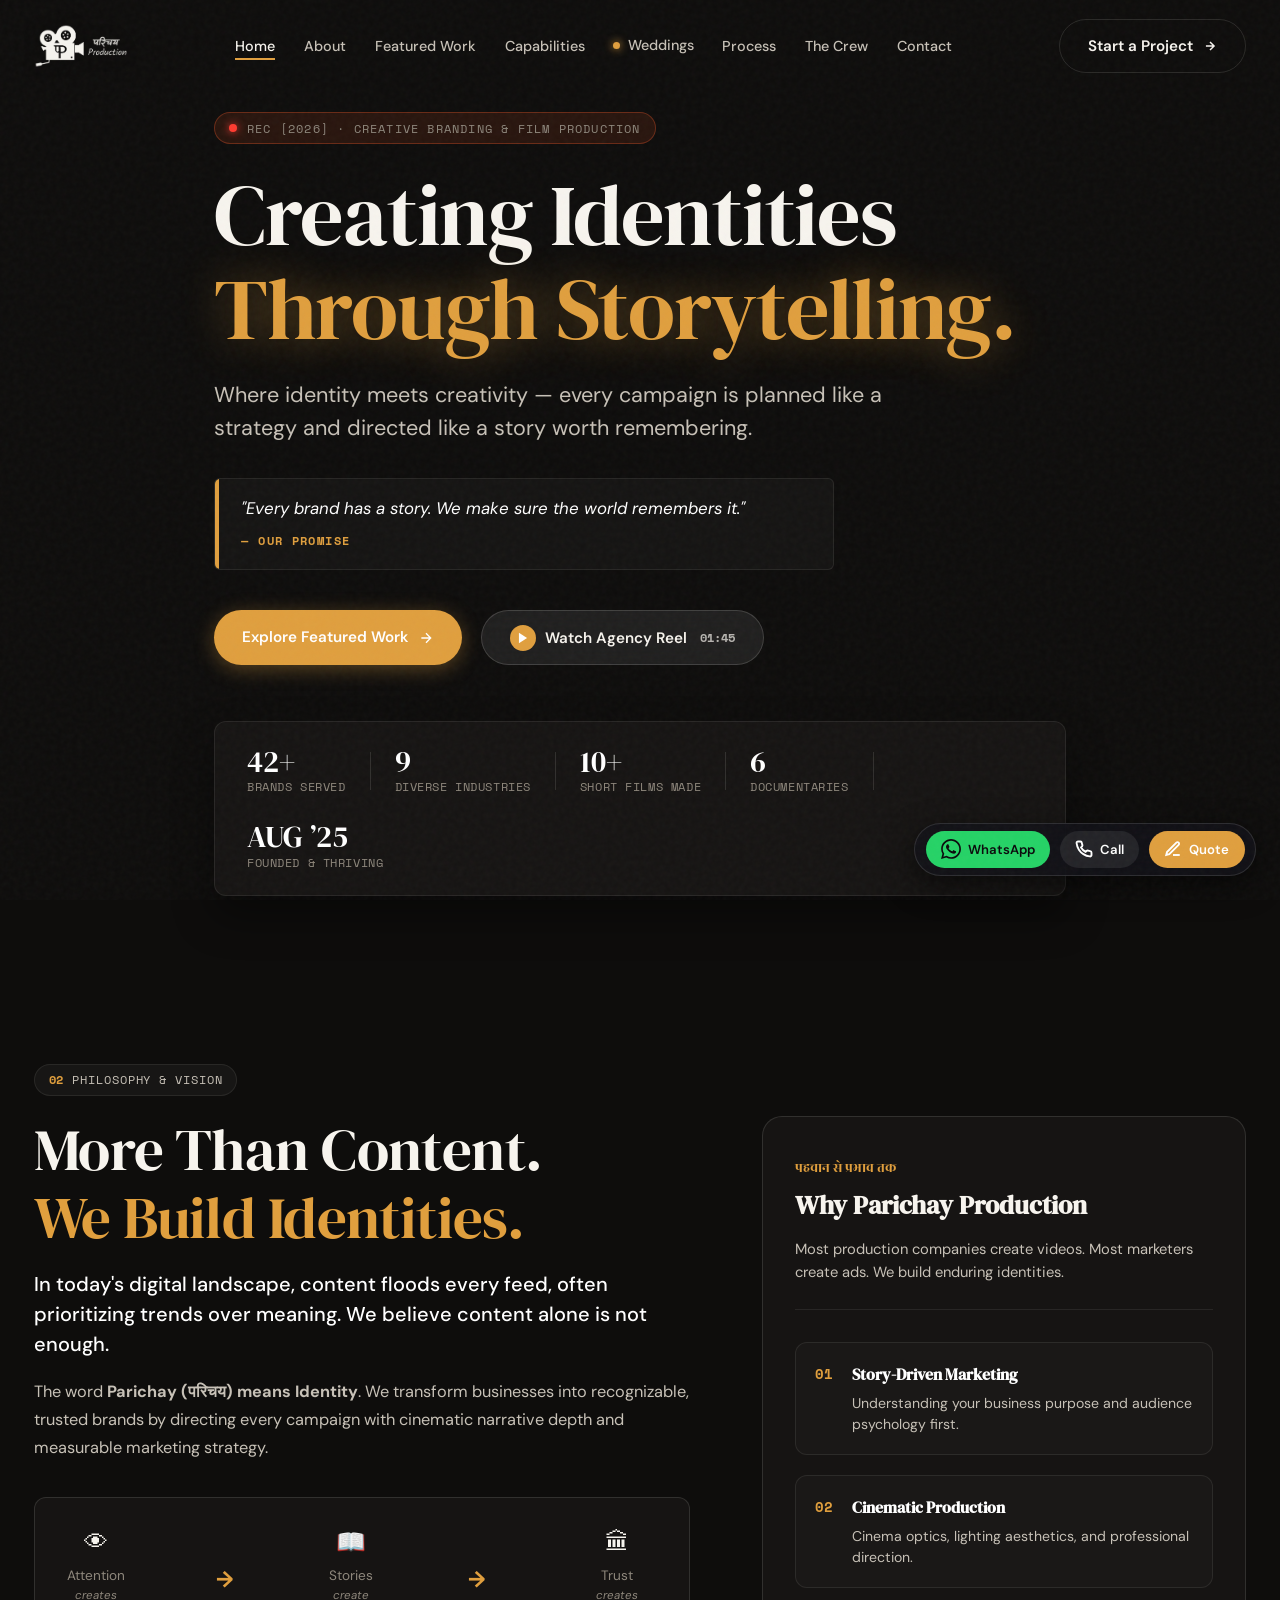
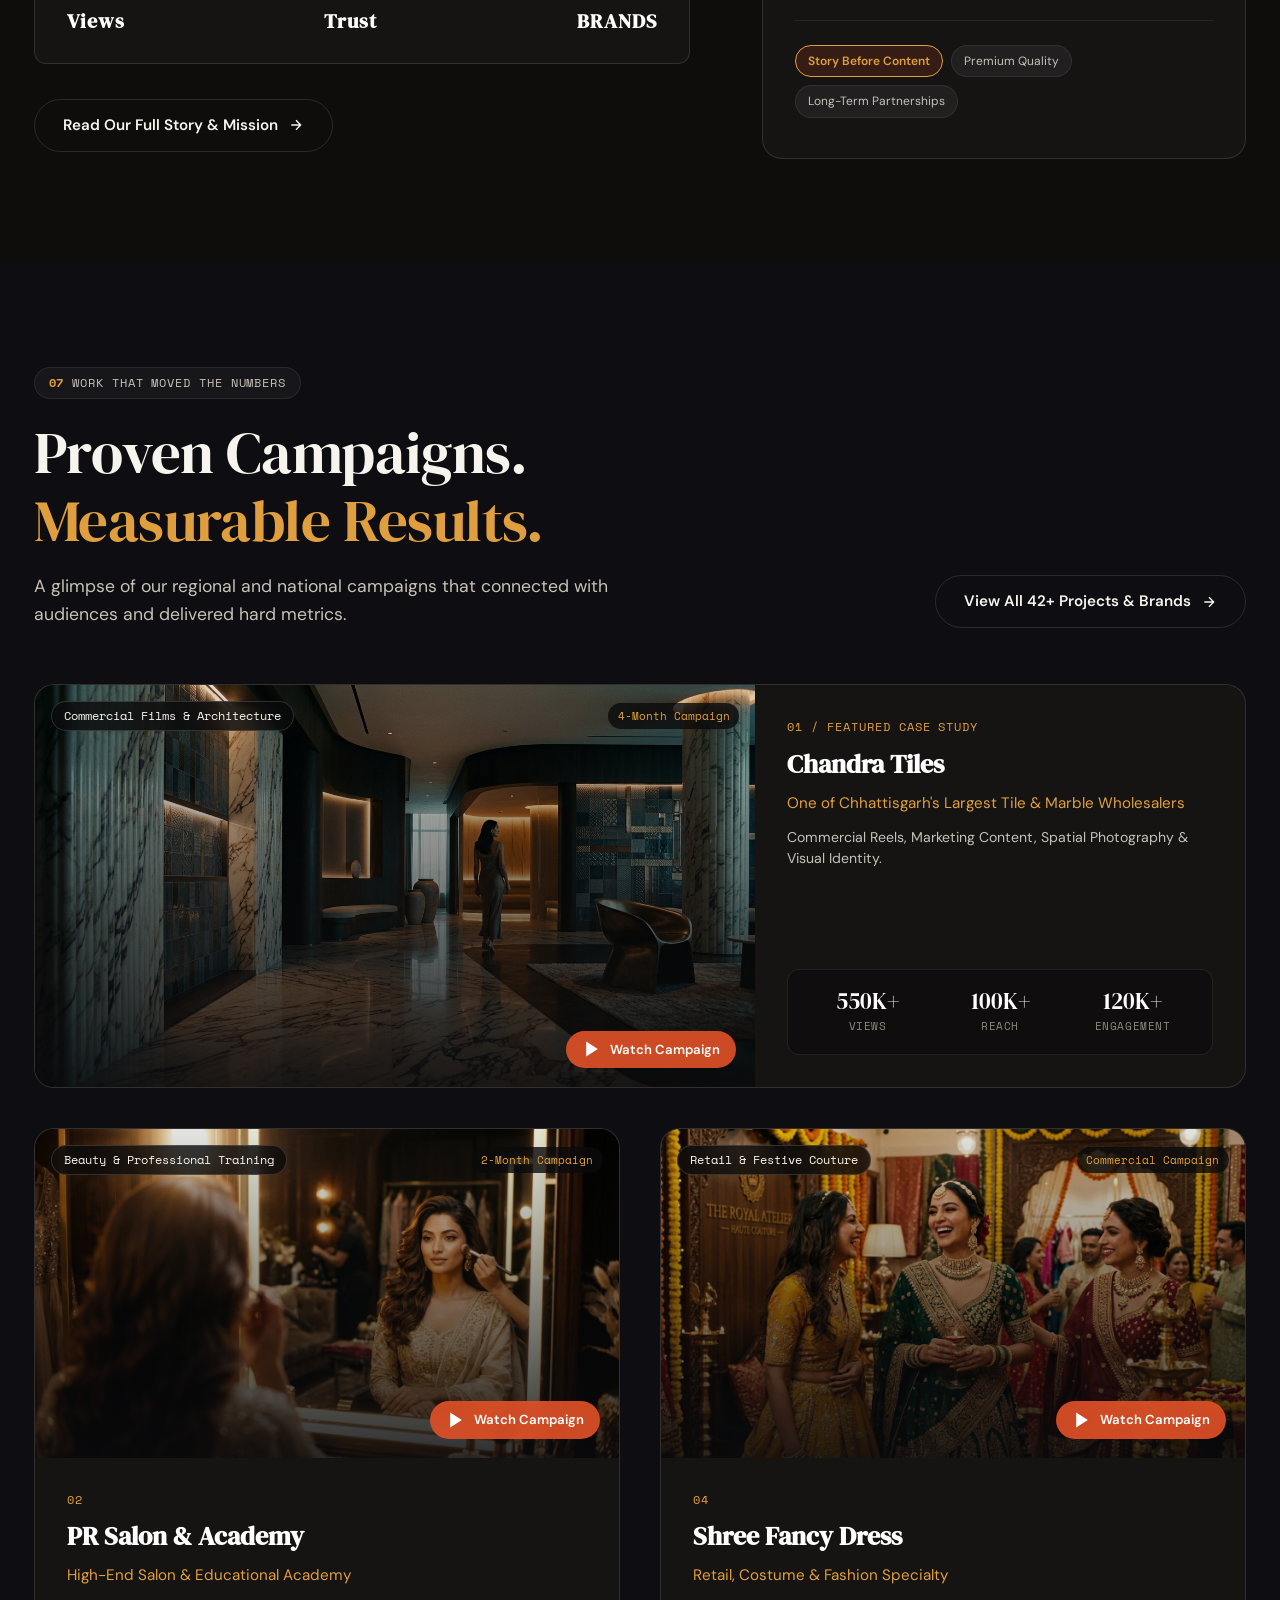
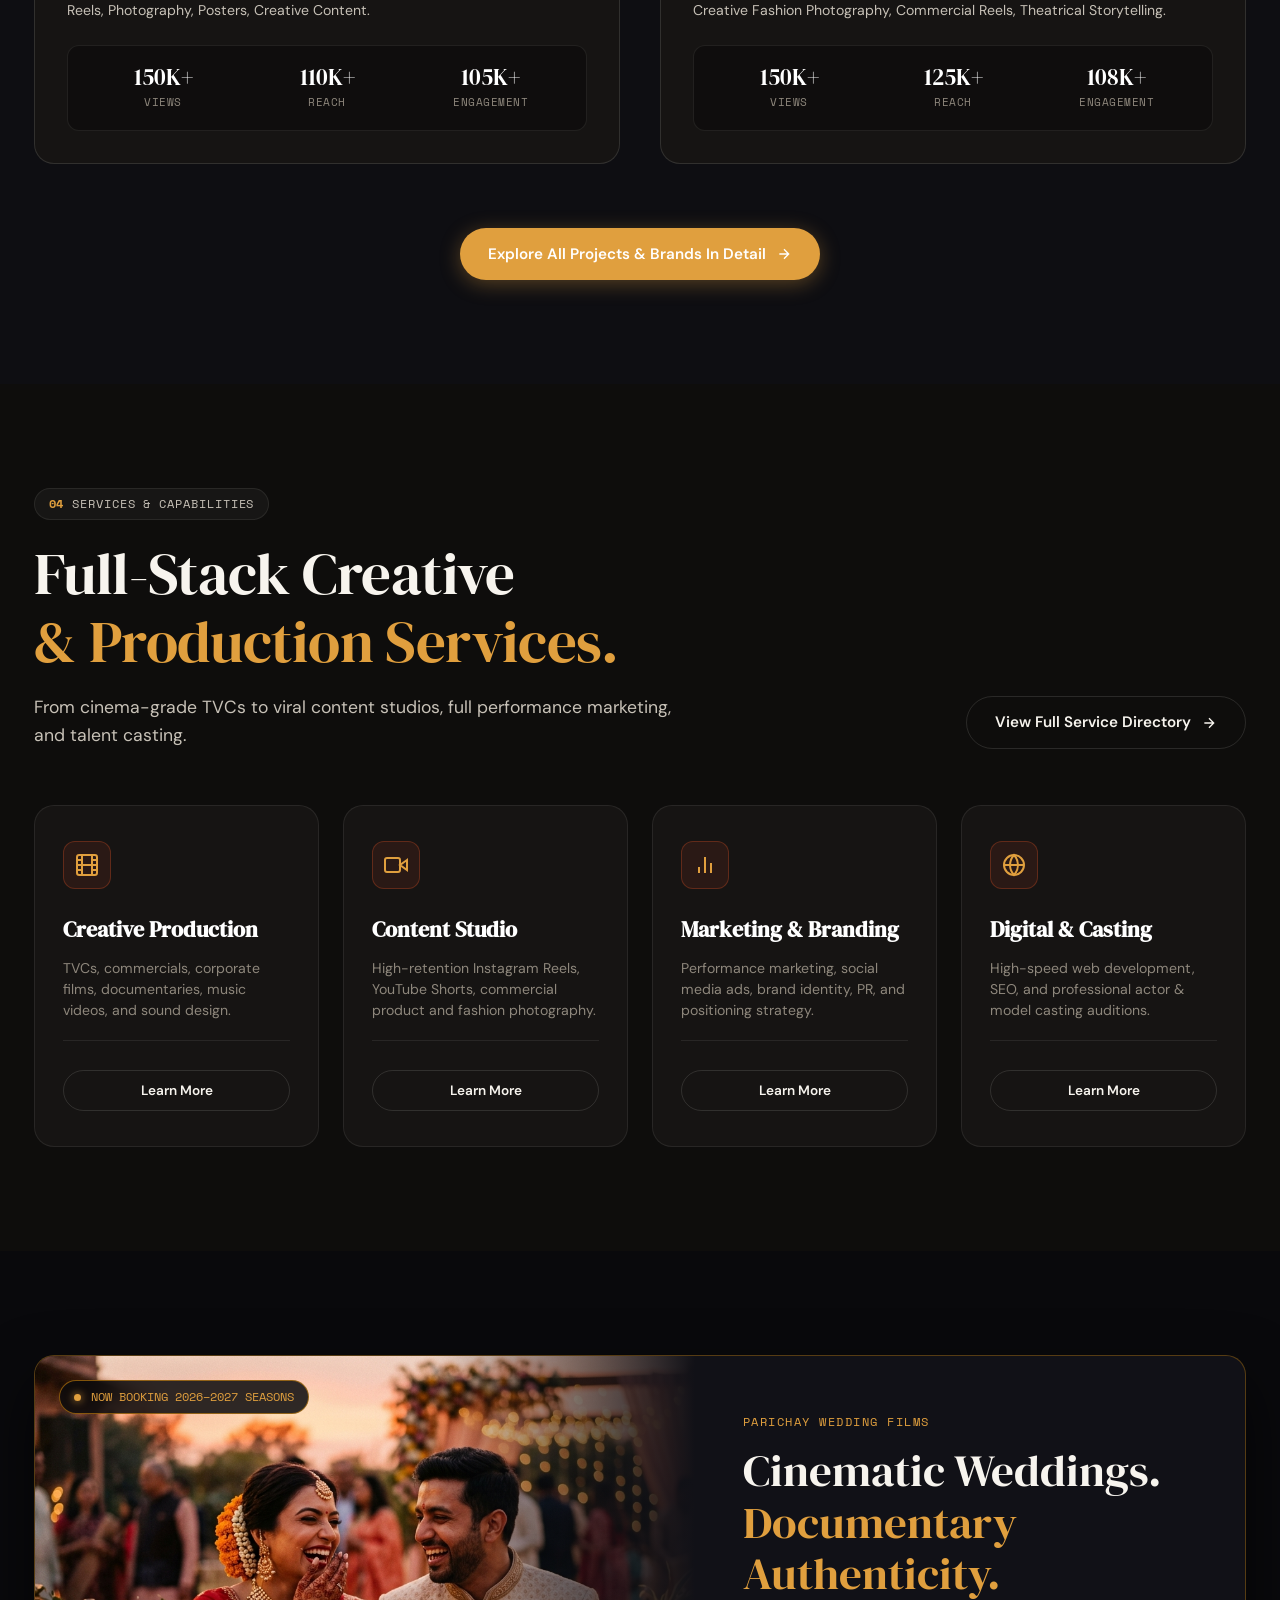
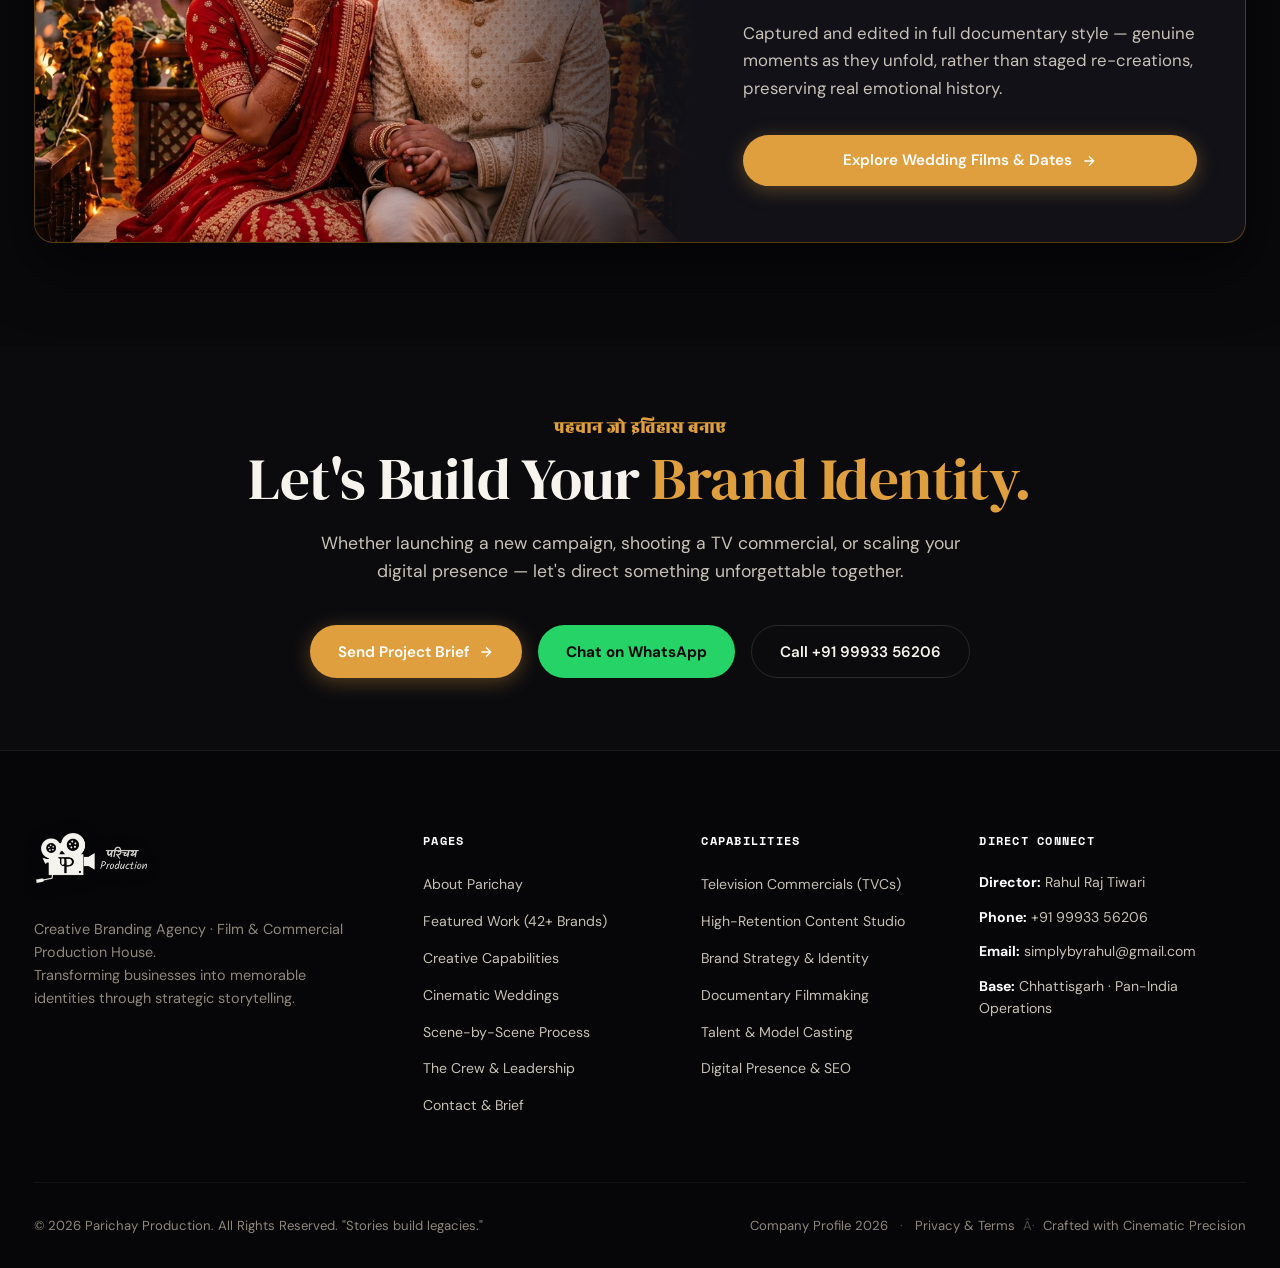
<file: index.html>
﻿<!DOCTYPE html>
<html lang="en">
<head>
  <meta charset="UTF-8">
  <meta name="viewport" content="width=device-width, initial-scale=1.0">
  
  <!-- SEO & Primary Meta Tags -->
  <title>Parichay Production | Creative Branding Agency & Film Production House</title>
  <meta name="title" content="Parichay Production | Creative Branding Agency & Film Production House">
  <meta name="description" content="Parichay Production (परिचय) — Creating identities through storytelling. Commercial films, TVCs, documentary weddings, viral content studio, and strategic brand positioning.">
  <meta name="keywords" content="Parichay Production, Film Production House, Creative Branding Agency, TVCs, Commercial Ads, Documentary Wedding Films, Video Marketing, Chhattisgarh, Raipur, India">
  <meta name="author" content="Parichay Production">
  <link rel="canonical" href="https://parichayproduction.com">

  <!-- Open Graph / Social -->
  <meta property="og:type" content="website">
  <meta property="og:url" content="https://parichayproduction.com">
  <meta property="og:title" content="Parichay Production — Creating Identities Through Storytelling">
  <meta property="og:description" content="Most companies make videos. We build identities. 42+ brands served, 10+ short films produced, 550K+ project reach.">
  <meta property="og:image" content="assets/images/hero_cinema.jpg">

  <!-- Favicon -->
  <link rel="icon" type="image/svg+xml" href="assets/images/favicon.svg">
  <link rel="icon" type="image/png" sizes="64x64" href="assets/images/favicon.png">
  <link rel="apple-touch-icon" href="assets/images/favicon.png">
  <link rel="manifest" href="site.webmanifest">

  <!-- Google Fonts: Syne + Plus Jakarta Sans + Space Mono -->
  <link rel="preconnect" href="https://fonts.googleapis.com">
  <link rel="preconnect" href="https://fonts.gstatic.com" crossorigin>
  <link href="https://fonts.googleapis.com/css2?family=DM+Sans:ital,opsz,wght@0,9..40,300..800;1,9..40,300..800&family=DM+Serif+Display:ital@0;1&family=Rozha+One&family=Space+Mono:ital,wght@0,400;0,700;1,400&display=swap" rel="stylesheet">

  <!-- Stylesheet -->
  <link rel="stylesheet" href="styles.css">

  <!-- JSON-LD Structured Data -->
  <script type="application/ld+json">
  {
    "@context": "https://schema.org",
    "@type": "ProfessionalService",
    "name": "Parichay Production",
    "alternateName": "परिचय प्रोडक्शन",
    "logo": "https://parichayproduction.com/assets/images/logo_white.png",
    "description": "Creative Branding Agency · Film & Commercial Production House. Creating identities through storytelling.",
    "founder": {
      "@type": "Person",
      "name": "Rahul Raj Tiwari",
      "jobTitle": "Founder & Director"
    },
    "telephone": "+919993356206",
    "email": "simplybyrahul@gmail.com",
    "foundingDate": "2025-08",
    "areaServed": "India"
  }
  </script>
</head>
<body>

  <!-- Film Grain Atmosphere Layer -->
  <div class="film-grain-overlay" aria-hidden="true"></div>

  <!-- Ambient Navigation Bar -->
  <header class="site-header" id="header">
    <div class="header-container">
      <a href="/" class="brand-logo" aria-label="Parichay Production Home">
        <img src="assets/images/logo_white.png" alt="Parichay Production (परिचय Production)" class="brand-logo-img">
      </a>

      <nav class="desktop-nav" aria-label="Main Navigation">
        <ul class="nav-links">
          <li><a href="/" class="nav-link active">Home</a></li>
          <li><a href="/about" class="nav-link">About</a></li>
          <li><a href="/work" class="nav-link">Featured Work</a></li>
          <li><a href="/services" class="nav-link">Capabilities</a></li>
          <li><a href="/weddings" class="nav-link special-link"><span class="pulse-dot"></span>Weddings</a></li>
          <li><a href="/process" class="nav-link">Process</a></li>
          <li><a href="/team" class="nav-link">The Crew</a></li>
          <li><a href="/contact" class="nav-link">Contact</a></li>
        </ul>
      </nav>

      <div class="header-actions">
        <a href="/contact" class="btn btn-outline">
          <span>Start a Project</span>
          <svg width="14" height="14" viewBox="0 0 24 24" fill="none" stroke="currentColor" stroke-width="2.5"><path d="M5 12h14M12 5l7 7-7 7"/></svg>
        </a>
        <button class="menu-toggle" id="menuToggle" aria-label="Toggle navigation menu" aria-expanded="false">
          <span></span>
          <span></span>
          <span></span>
        </button>
      </div>
    </div>
  </header>

  <!-- Mobile Navigation Drawer -->
  <div class="mobile-drawer" id="mobileDrawer" aria-hidden="true">
    <div class="mobile-drawer-inner">
      <div class="mobile-drawer-header">
        <img src="assets/images/logo_white.png" alt="Parichay Production" style="height: 36px; width: auto;">
        <button class="drawer-close" id="drawerClose" aria-label="Close menu">&times;</button>
      </div>
      <ul class="mobile-nav-list">
        <li><a href="/" class="mobile-nav-link">Home</a></li>
        <li><a href="/about" class="mobile-nav-link">01 / About Us</a></li>
        <li><a href="/work" class="mobile-nav-link">02 / Featured Work</a></li>
        <li><a href="/services" class="mobile-nav-link">03 / Capabilities</a></li>
        <li><a href="/weddings" class="mobile-nav-link mobile-highlight">04 / Cinematic Weddings</a></li>
        <li><a href="/process" class="mobile-nav-link">05 / Scene-by-Scene Process</a></li>
        <li><a href="/team" class="mobile-nav-link">06 / Meet The Team</a></li>
        <li><a href="/contact" class="mobile-nav-link">07 / Contact & Inquiries</a></li>
      </ul>
      <div class="mobile-drawer-footer">
        <a href="tel:+919993356206" class="contact-pill-link">
          <svg width="16" height="16" viewBox="0 0 24 24" fill="none" stroke="currentColor" stroke-width="2"><path d="M22 16.92v3a2 2 0 0 1-2.18 2 19.79 19.79 0 0 1-8.63-3.07 19.5 19.5 0 0 1-6-6 19.79 19.79 0 0 1-3.07-8.67A2 2 0 0 1 4.11 2h3a2 2 0 0 1 2 1.72 12.84 12.84 0 0 0 .7 2.81 2 2 0 0 1-.45 2.11L8.09 9.91a16 16 0 0 0 6 6l1.27-1.27a2 2 0 0 1 2.11-.45 12.84 12.84 0 0 0 2.81.7A2 2 0 0 1 22 16.92z"/></svg>
          +91 99933 56206
        </a>
        <a href="mailto:simplybyrahul@gmail.com" class="contact-pill-link">
          <svg width="16" height="16" viewBox="0 0 24 24" fill="none" stroke="currentColor" stroke-width="2"><path d="M4 4h16c1.1 0 2 .9 2 2v12c0 1.1-.9 2-2 2H4c-1.1 0-2-.9-2-2V6c0-1.1.9-2 2-2z"/><polyline points="22,6 12,13 2,6"/></svg>
          simplybyrahul@gmail.com
        </a>
      </div>
    </div>
  </div>

  <main id="main-content">
    
    <!-- Hero Section: The Cinematic Showreel Experience -->
    <section class="hero-section" id="hero">
      <div class="hero-backdrop">
        <img src="assets/images/hero_cinema.jpg" alt="Parichay Production ARRI Cinema Camera on set" class="hero-bg-img" fetchpriority="high">
        <div class="hero-gradient-scrim"></div>
        <div class="hero-vignette"></div>
      </div>

      <div class="container hero-content">
        <div class="hero-status-pill">
          <span class="rec-dot"></span>
          <span class="mono-label">REC [2026] · CREATIVE BRANDING & FILM PRODUCTION</span>
        </div>

        <h1 class="hero-title">
          <span class="hero-subline">Creating Identities</span>
          <span class="hero-highlight">Through Storytelling.</span>
        </h1>

        <p class="hero-description">
          Where identity meets creativity — every campaign is planned like a strategy and directed like a story worth remembering.
        </p>

        <!-- Cinematic Quote Box -->
        <div class="hero-quote-card">
          <div class="quote-border-accent"></div>
          <div class="quote-body">
            <p class="quote-text">"Every brand has a story. We make sure the world remembers it."</p>
            <span class="quote-signoff">— OUR PROMISE</span>
          </div>
        </div>

        <!-- Action Row -->
        <div class="hero-actions">
          <a href="/work" class="btn btn-primary">
            <span>Explore Featured Work</span>
            <svg width="16" height="16" viewBox="0 0 24 24" fill="none" stroke="currentColor" stroke-width="2"><path d="M5 12h14M12 5l7 7-7 7"/></svg>
          </a>
          <button type="button" class="btn btn-glass" id="openShowreelBtn">
            <div class="play-icon-circle">
              <svg width="14" height="14" viewBox="0 0 24 24" fill="currentColor"><polygon points="5 3 19 12 5 21 5 3"/></svg>
            </div>
            <span>Watch Agency Reel</span>
            <span class="reel-runtime">01:45</span>
          </button>
        </div>

        <!-- Real Metrics Ribbon from Deck -->
        <div class="hero-metrics-ribbon">
          <div class="metric-item">
            <div class="metric-value" data-target="42" data-suffix="+">42+</div>
            <div class="metric-label">Brands Served</div>
          </div>
          <div class="metric-divider"></div>
          <div class="metric-item">
            <div class="metric-value" data-target="9" data-suffix="">9</div>
            <div class="metric-label">Diverse Industries</div>
          </div>
          <div class="metric-divider"></div>
          <div class="metric-item">
            <div class="metric-value" data-target="10" data-suffix="+">10+</div>
            <div class="metric-label">Short Films Made</div>
          </div>
          <div class="metric-divider"></div>
          <div class="metric-item">
            <div class="metric-value" data-target="6" data-suffix="">6</div>
            <div class="metric-label">Documentaries</div>
          </div>
          <div class="metric-divider"></div>
          <div class="metric-item">
            <div class="metric-value">AUG ’25</div>
            <div class="metric-label">Founded & Thriving</div>
          </div>
        </div>
      </div>
    </section>

    <!-- Section 1 Teaser: Philosophy & Identity Focus -->
    <section class="section about-teaser-section">
      <div class="container">
        <div class="section-badge">
          <span class="badge-num">02</span>
          <span class="badge-title">PHILOSOPHY & VISION</span>
        </div>

        <div class="about-grid">
          <div>
            <h2 class="section-heading">
              More Than Content.<br>
              <span class="text-orange">We Build Identities.</span>
            </h2>
            <p class="lead-text">
              In today's digital landscape, content floods every feed, often prioritizing trends over meaning. We believe content alone is not enough.
            </p>
            <p class="body-text">
              The word <strong>Parichay (परिचय) means Identity</strong>. We transform businesses into recognizable, trusted brands by directing every campaign with cinematic narrative depth and measurable marketing strategy.
            </p>

            <!-- Philosophy Equation Card -->
            <div class="philosophy-equation-card">
              <div class="equation-row">
                <div class="eq-node">
                  <span class="eq-icon">👁</span>
                  <span class="eq-text">Attention</span>
                  <span class="eq-arrow">creates</span>
                  <strong class="eq-result">Views</strong>
                </div>
                <div class="eq-operator">→</div>
                <div class="eq-node">
                  <span class="eq-icon">📖</span>
                  <span class="eq-text">Stories</span>
                  <span class="eq-arrow">create</span>
                  <strong class="eq-result">Trust</strong>
                </div>
                <div class="eq-operator">→</div>
                <div class="eq-node highlight-node">
                  <span class="eq-icon">🏛</span>
                  <span class="eq-text">Trust</span>
                  <span class="eq-arrow">creates</span>
                  <strong class="eq-result text-orange">BRANDS</strong>
                </div>
              </div>
            </div>

            <a href="/about" class="btn btn-outline">
              <span>Read Our Full Story & Mission</span>
              <svg width="16" height="16" viewBox="0 0 24 24" fill="none" stroke="currentColor" stroke-width="2"><path d="M5 12h14M12 5l7 7-7 7"/></svg>
            </a>
          </div>

          <!-- Why Parichay Fast Stack -->
          <div class="about-side-column">
            <div class="side-card-header">
              <span class="hindi-accent">पहचान से प्रभाव तक</span>
              <h3>Why Parichay Production</h3>
              <p class="card-caption">Most production companies create videos. Most marketers create ads. We build enduring identities.</p>
            </div>

            <div class="pillars-stack">
              <div class="pillar-card">
                <div class="pillar-num">01</div>
                <div class="pillar-content">
                  <h4>Story-Driven Marketing</h4>
                  <p>Understanding your business purpose and audience psychology first.</p>
                </div>
              </div>
              <div class="pillar-card">
                <div class="pillar-num">02</div>
                <div class="pillar-content">
                  <h4>Cinematic Production</h4>
                  <p>Cinema optics, lighting aesthetics, and professional direction.</p>
                </div>
              </div>
            </div>

            <div class="values-pill-row">
              <span class="val-pill active-pill">Story Before Content</span>
              <span class="val-pill">Premium Quality</span>
              <span class="val-pill">Long-Term Partnerships</span>
            </div>
          </div>
        </div>
      </div>
    </section>

    <!-- Section 2 Teaser: Featured Work Highlight (Top 2) -->
    <section class="section work-teaser-section" style="background: #0E0E12;">
      <div class="container">
        <div class="section-badge">
          <span class="badge-num">07</span>
          <span class="badge-title">WORK THAT MOVED THE NUMBERS</span>
        </div>

        <div class="section-header-row">
          <div>
            <h2 class="section-heading">
              Proven Campaigns.<br>
              <span class="text-orange">Measurable Results.</span>
            </h2>
            <p class="section-sub">A glimpse of our regional and national campaigns that connected with audiences and delivered hard metrics.</p>
          </div>
          <a href="/work" class="btn btn-outline">
            <span>View All 42+ Projects & Brands</span>
            <svg width="16" height="16" viewBox="0 0 24 24" fill="none" stroke="currentColor" stroke-width="2"><path d="M5 12h14M12 5l7 7-7 7"/></svg>
          </a>
        </div>

        <div class="projects-grid">
          <!-- Chandra Tiles -->
          <article class="project-card featured-span">
            <div class="project-media">
              <img src="assets/images/chandra_tiles.jpg" alt="Chandra Tiles Commercial Campaign" loading="lazy">
              <div class="media-overlay"></div>
              <div class="project-tag-bar">
                <span class="project-tag">Commercial Films & Architecture</span>
                <span class="project-duration">4-Month Campaign</span>
              </div>
              <button class="preview-btn" data-video-title="Chandra Tiles — Architectural Elegance Commercial" data-client="Chandra Tiles" data-desc="Commercial reels and cinematic video campaigns for one of Chhattisgarh's largest tile and marble wholesalers.">
                <svg width="20" height="20" viewBox="0 0 24 24" fill="currentColor"><polygon points="5 3 19 12 5 21 5 3"/></svg>
                <span>Watch Campaign</span>
              </button>
            </div>
            <div class="project-info">
              <div class="project-meta-head">
                <span class="client-num">01 / FEATURED CASE STUDY</span>
                <h3 class="project-title">Chandra Tiles</h3>
                <p class="project-subtitle">One of Chhattisgarh's Largest Tile & Marble Wholesalers</p>
                <p class="project-scope">Commercial Reels, Marketing Content, Spatial Photography & Visual Identity.</p>
              </div>
              <div class="metrics-dashboard">
                <div class="metric-card">
                  <div class="metric-big text-orange">550K+</div>
                  <div class="metric-caption">Views</div>
                </div>
                <div class="metric-card">
                  <div class="metric-big">100K+</div>
                  <div class="metric-caption">Reach</div>
                </div>
                <div class="metric-card">
                  <div class="metric-big">120K+</div>
                  <div class="metric-caption">Engagement</div>
                </div>
              </div>
            </div>
          </article>

          <!-- PR Salon & Academy -->
          <article class="project-card">
            <div class="project-media">
              <img src="assets/images/pr_salon.jpg" alt="PR Salon and Academy Campaign" loading="lazy">
              <div class="media-overlay"></div>
              <div class="project-tag-bar">
                <span class="project-tag">Beauty & Professional Training</span>
                <span class="project-duration">2-Month Campaign</span>
              </div>
              <button class="preview-btn" data-video-title="PR Salon & Academy — The Art of Transformation" data-client="PR Salon & Academy" data-desc="Reels, Photography, Posters, and high-retention Creative Content that drove academy enrolments.">
                <svg width="20" height="20" viewBox="0 0 24 24" fill="currentColor"><polygon points="5 3 19 12 5 21 5 3"/></svg>
                <span>Watch Campaign</span>
              </button>
            </div>
            <div class="project-info">
              <div class="project-meta-head">
                <span class="client-num">02</span>
                <h3 class="project-title">PR Salon & Academy</h3>
                <p class="project-subtitle">High-End Salon & Educational Academy</p>
                <p class="project-scope">Reels, Photography, Posters, Creative Content.</p>
              </div>
              <div class="metrics-dashboard">
                <div class="metric-card">
                  <div class="metric-big text-orange">150K+</div>
                  <div class="metric-caption">Views</div>
                </div>
                <div class="metric-card">
                  <div class="metric-big">110K+</div>
                  <div class="metric-caption">Reach</div>
                </div>
                <div class="metric-card">
                  <div class="metric-big">105K+</div>
                  <div class="metric-caption">Engagement</div>
                </div>
              </div>
            </div>
          </article>

          <!-- Shree Fancy Dress -->
          <article class="project-card">
            <div class="project-media">
              <img src="assets/images/shree_fancy_dress.jpg" alt="Shree Fancy Dress Retail Fashion Campaign" loading="lazy">
              <div class="media-overlay"></div>
              <div class="project-tag-bar">
                <span class="project-tag">Retail & Festive Couture</span>
                <span class="project-duration">Commercial Campaign</span>
              </div>
              <button class="preview-btn" data-video-title="Shree Fancy Dress — Colors of Celebration" data-client="Shree Fancy Dress" data-desc="Creative fashion photography and commercial reels highlighting costume styling and theatrical couture.">
                <svg width="20" height="20" viewBox="0 0 24 24" fill="currentColor"><polygon points="5 3 19 12 5 21 5 3"/></svg>
                <span>Watch Campaign</span>
              </button>
            </div>
            <div class="project-info">
              <div class="project-meta-head">
                <span class="client-num">04</span>
                <h3 class="project-title">Shree Fancy Dress</h3>
                <p class="project-subtitle">Retail, Costume & Fashion Specialty</p>
                <p class="project-scope">Creative Fashion Photography, Commercial Reels, Theatrical Storytelling.</p>
              </div>
              <div class="metrics-dashboard">
                <div class="metric-card">
                  <div class="metric-big text-orange">150K+</div>
                  <div class="metric-caption">Views</div>
                </div>
                <div class="metric-card">
                  <div class="metric-big">125K+</div>
                  <div class="metric-caption">Reach</div>
                </div>
                <div class="metric-card">
                  <div class="metric-big">108K+</div>
                  <div class="metric-caption">Engagement</div>
                </div>
              </div>
            </div>
          </article>
        </div>

        <div style="text-align: center; margin-top: 2rem;">
          <a href="/work" class="btn btn-primary">
            <span>Explore All Projects & Brands In Detail</span>
            <svg width="16" height="16" viewBox="0 0 24 24" fill="none" stroke="currentColor" stroke-width="2"><path d="M5 12h14M12 5l7 7-7 7"/></svg>
          </a>
        </div>
      </div>
    </section>

    <!-- Section 3 Teaser: Capabilities Summary -->
    <section class="section services-teaser-section">
      <div class="container">
        <div class="section-badge">
          <span class="badge-num">04</span>
          <span class="badge-title">SERVICES & CAPABILITIES</span>
        </div>

        <div class="section-header-row">
          <div>
            <h2 class="section-heading">
              Full-Stack Creative<br>
              <span class="text-orange">& Production Services.</span>
            </h2>
            <p class="section-sub">From cinema-grade TVCs to viral content studios, full performance marketing, and talent casting.</p>
          </div>
          <a href="/services" class="btn btn-outline">
            <span>View Full Service Directory</span>
            <svg width="16" height="16" viewBox="0 0 24 24" fill="none" stroke="currentColor" stroke-width="2"><path d="M5 12h14M12 5l7 7-7 7"/></svg>
          </a>
        </div>

        <div class="services-columns-grid">
          <div class="service-category-card">
            <div class="cat-icon-frame">
              <svg width="24" height="24" viewBox="0 0 24 24" fill="none" stroke="currentColor" stroke-width="2"><rect x="2" y="2" width="20" height="20" rx="2.18" ry="2.18"/><line x1="7" y1="2" x2="7" y2="22"/><line x1="17" y1="2" x2="17" y2="22"/><line x1="2" y1="12" x2="22" y2="12"/><line x1="2" y1="7" x2="7" y2="7"/><line x1="2" y1="17" x2="7" y2="17"/><line x1="17" y1="17" x2="22" y2="17"/><line x1="17" y1="7" x2="22" y2="7"/></svg>
            </div>
            <h3 class="cat-title">Creative Production</h3>
            <p class="cat-desc">TVCs, commercials, corporate films, documentaries, music videos, and sound design.</p>
            <a href="services.html#creative-production" class="btn btn-sm btn-outline">Learn More</a>
          </div>

          <div class="service-category-card">
            <div class="cat-icon-frame">
              <svg width="24" height="24" viewBox="0 0 24 24" fill="none" stroke="currentColor" stroke-width="2"><path d="M23 7l-7 5 7 5V7z"/><rect x="1" y="5" width="15" height="14" rx="2" ry="2"/></svg>
            </div>
            <h3 class="cat-title">Content Studio</h3>
            <p class="cat-desc">High-retention Instagram Reels, YouTube Shorts, commercial product and fashion photography.</p>
            <a href="services.html#content-studio" class="btn btn-sm btn-outline">Learn More</a>
          </div>

          <div class="service-category-card">
            <div class="cat-icon-frame">
              <svg width="24" height="24" viewBox="0 0 24 24" fill="none" stroke="currentColor" stroke-width="2"><line x1="18" y1="20" x2="18" y2="10"/><line x1="12" y1="20" x2="12" y2="4"/><line x1="6" y1="20" x2="6" y2="14"/></svg>
            </div>
            <h3 class="cat-title">Marketing & Branding</h3>
            <p class="cat-desc">Performance marketing, social media ads, brand identity, PR, and positioning strategy.</p>
            <a href="services.html#marketing-brand" class="btn btn-sm btn-outline">Learn More</a>
          </div>

          <div class="service-category-card">
            <div class="cat-icon-frame">
              <svg width="24" height="24" viewBox="0 0 24 24" fill="none" stroke="currentColor" stroke-width="2"><circle cx="12" cy="12" r="10"/><line x1="2" y1="12" x2="22" y2="12"/><path d="M12 2a15.3 15.3 0 0 1 4 10 15.3 15.3 0 0 1-4 10 15.3 15.3 0 0 1-4-10 15.3 15.3 0 0 1 4-10z"/></svg>
            </div>
            <h3 class="cat-title">Digital & Casting</h3>
            <p class="cat-desc">High-speed web development, SEO, and professional actor & model casting auditions.</p>
            <a href="services.html#digital-casting" class="btn btn-sm btn-outline">Learn More</a>
          </div>
        </div>
      </div>
    </section>

    <!-- Section 4 Teaser: Weddings Spotlight Card -->
    <section class="section weddings-teaser-section" style="background: #09090C;">
      <div class="container">
        <div class="wedding-spotlight-card">
          <div class="wedding-media-side">
            <img src="assets/images/wedding_documentary.jpg" alt="Cinematic Indian Wedding Documentary Film" loading="lazy">
            <div class="wedding-overlay"></div>
            <div class="booking-status-tag">
              <span class="gold-dot"></span>
              <span>NOW BOOKING 2026–2027 SEASONS</span>
            </div>
          </div>
          <div class="wedding-content-side">
            <span class="spotlight-tag">PARICHAY WEDDING FILMS</span>
            <h2 class="wedding-heading">
              Cinematic Weddings.<br>
              <span class="text-orange">Documentary Authenticity.</span>
            </h2>
            <p class="wedding-lead">
              Captured and edited in full documentary style — genuine moments as they unfold, rather than staged re-creations, preserving real emotional history.
            </p>
            <div class="wedding-cta-row">
              <a href="/weddings" class="btn btn-primary">
                <span>Explore Wedding Films & Dates</span>
                <svg width="16" height="16" viewBox="0 0 24 24" fill="none" stroke="currentColor" stroke-width="2"><path d="M5 12h14M12 5l7 7-7 7"/></svg>
              </a>
            </div>
          </div>
        </div>
      </div>
    </section>

    <!-- Fast CTA Strip -->
    <section class="section fast-cta-strip" style="background: #0B0B0E; padding: 4.5rem 0;">
      <div class="container" style="text-align: center;">
        <span class="hindi-tag" style="font-size: 1.1rem; margin-bottom: 0.5rem; display: block;">पहचान जो इतिहास बनाए</span>
        <h2 class="section-heading" style="margin-bottom: 1rem;">
          Let's Build Your <span class="text-orange">Brand Identity.</span>
        </h2>
        <p class="section-sub" style="margin: 0 auto 2.5rem;">
          Whether launching a new campaign, shooting a TV commercial, or scaling your digital presence — let's direct something unforgettable together.
        </p>
        <div style="display: flex; justify-content: center; gap: 1rem; flex-wrap: wrap;">
          <a href="/contact" class="btn btn-primary">
            <span>Send Project Brief</span>
            <svg width="16" height="16" viewBox="0 0 24 24" fill="none" stroke="currentColor" stroke-width="2"><path d="M5 12h14M12 5l7 7-7 7"/></svg>
          </a>
          <a href="https://wa.me/919993356206?text=Hi%20Rahul,%20I'd%20like%20to%20discuss%20a%20project%20with%20Parichay%20Production." target="_blank" rel="noopener noreferrer" class="btn btn-whatsapp">
            <span>Chat on WhatsApp</span>
          </a>
          <a href="tel:+919993356206" class="btn btn-outline">
            <span>Call +91 99933 56206</span>
          </a>
        </div>
      </div>
    </section>

  </main>

  <!-- Site Footer with Multi-Page Navigation -->
  <footer class="site-footer">
    <div class="container">
      <div class="footer-top-row">
        <div class="footer-brand">
          <a href="/" class="brand-logo" aria-label="Parichay Production Home">
            <img src="assets/images/logo_white.png" alt="Parichay Production (परिचय Production)" class="brand-logo-img">
          </a>
          <p class="footer-tagline">
            Creative Branding Agency · Film & Commercial Production House.<br>
            Transforming businesses into memorable identities through strategic storytelling.
          </p>
        </div>

        <div class="footer-links-col">
          <h4>Pages</h4>
          <ul>
            <li><a href="/about">About Parichay</a></li>
            <li><a href="/work">Featured Work (42+ Brands)</a></li>
            <li><a href="/services">Creative Capabilities</a></li>
            <li><a href="/weddings">Cinematic Weddings</a></li>
            <li><a href="/process">Scene-by-Scene Process</a></li>
            <li><a href="/team">The Crew & Leadership</a></li>
            <li><a href="/contact">Contact & Brief</a></li>
          </ul>
        </div>

        <div class="footer-links-col">
          <h4>Capabilities</h4>
          <ul>
            <li><a href="/services">Television Commercials (TVCs)</a></li>
            <li><a href="/services">High-Retention Content Studio</a></li>
            <li><a href="/services">Brand Strategy & Identity</a></li>
            <li><a href="/services">Documentary Filmmaking</a></li>
            <li><a href="/services">Talent & Model Casting</a></li>
            <li><a href="/services">Digital Presence & SEO</a></li>
          </ul>
        </div>

        <div class="footer-contact-col">
          <h4>Direct Connect</h4>
          <p class="footer-contact-item"><strong>Director:</strong> Rahul Raj Tiwari</p>
          <p class="footer-contact-item"><strong>Phone:</strong> <a href="tel:+919993356206">+91 99933 56206</a></p>
          <p class="footer-contact-item"><strong>Email:</strong> <a href="mailto:simplybyrahul@gmail.com">simplybyrahul@gmail.com</a></p>
          <p class="footer-contact-item"><strong>Base:</strong> Chhattisgarh · Pan-India Operations</p>
        </div>
      </div>

      <div class="footer-bottom-bar">
        <p>&copy; 2026 Parichay Production. All Rights Reserved. "Stories build legacies."</p>
        <div class="footer-legal">
          <span>Company Profile 2026</span>
          <span class="sep">·</span>
          <a href="/privacy" style="color: var(--text-muted); text-decoration: none;">Privacy &amp; Terms</a><span class="sep">Â·</span><span>Crafted with Cinematic Precision</span>
        </div>
      </div>
    </div>
  </footer>

  <!-- Floating Quick-Action Dock -->
  <div class="floating-dock" id="floatingDock">
    <a href="https://wa.me/919993356206?text=Hi%20Rahul,%20I%20reviewed%20Parichay%20Production's%20portfolio%20and%20would%20like%20to%20discuss%20a%20project." target="_blank" rel="noopener noreferrer" class="dock-btn dock-whatsapp" aria-label="Chat on WhatsApp">
      <svg width="20" height="20" viewBox="0 0 24 24" fill="currentColor"><path d="M.057 24l1.687-6.163c-1.041-1.804-1.588-3.849-1.587-5.946.003-6.556 5.338-11.891 11.893-11.891 3.181.001 6.167 1.24 8.413 3.488 2.245 2.248 3.481 5.236 3.48 8.414-.003 6.557-5.338 11.892-11.893 11.892-1.99-.001-3.951-.5-5.688-1.448l-6.305 1.654zm6.597-3.807c1.676.995 3.276 1.591 5.392 1.592 5.448 0 9.886-4.434 9.889-9.885.002-5.462-4.415-9.89-9.881-9.892-5.452 0-9.887 4.434-9.889 9.884-.001 2.225.651 3.891 1.746 5.634l-.999 3.648 3.742-.981zm11.387-5.464c-.074-.124-.272-.198-.57-.347-.297-.149-1.758-.868-2.031-.967-.272-.099-.47-.149-.669.149-.198.297-.768.967-.941 1.165-.173.198-.347.223-.644.074-.297-.149-1.255-.462-2.39-1.475-.883-.788-1.48-1.761-1.653-2.059-.173-.297-.018-.458.13-.606.134-.133.297-.347.446-.521.151-.172.2-.296.3-.495.099-.198.05-.372-.025-.521-.075-.148-.669-1.611-.916-2.206-.242-.579-.487-.501-.669-.51l-.57-.01c-.198 0-.52.074-.792.372s-1.04 1.016-1.04 2.479 1.065 2.876 1.213 3.074c.149.198 2.095 3.2 5.076 4.487.709.306 1.263.489 1.694.626.712.226 1.36.194 1.872.118.571-.085 1.758-.719 2.006-1.413.248-.695.248-1.29.173-1.414z"/></svg>
      <span>WhatsApp</span>
    </a>
    <a href="tel:+919993356206" class="dock-btn dock-call" aria-label="Call Rahul Raj Tiwari">
      <svg width="18" height="18" viewBox="0 0 24 24" fill="none" stroke="currentColor" stroke-width="2.5"><path d="M22 16.92v3a2 2 0 0 1-2.18 2 19.79 19.79 0 0 1-8.63-3.07 19.5 19.5 0 0 1-6-6 19.79 19.79 0 0 1-3.07-8.67A2 2 0 0 1 4.11 2h3a2 2 0 0 1 2 1.72 12.84 12.84 0 0 0 .7 2.81 2 2 0 0 1-.45 2.11L8.09 9.91a16 16 0 0 0 6 6l1.27-1.27a2 2 0 0 1 2.11-.45 12.84 12.84 0 0 0 2.81.7A2 2 0 0 1 22 16.92z"/></svg>
      <span>Call</span>
    </a>
    <a href="/contact" class="dock-btn dock-quote" aria-label="Get a custom quote">
      <svg width="18" height="18" viewBox="0 0 24 24" fill="none" stroke="currentColor" stroke-width="2.5"><path d="M12 20h9"/><path d="M16.5 3.5a2.121 2.121 0 0 1 3 3L7 19l-4 1 1-4L16.5 3.5z"/></svg>
      <span>Quote</span>
    </a>
  </div>

  <!-- Cinematic Video Modal -->
  <div class="video-modal" id="videoModal" aria-hidden="true" role="dialog" aria-labelledby="modalTitle">
    <div class="video-modal-backdrop" id="modalBackdrop"></div>
    <div class="video-modal-container">
      <div class="modal-top-bar">
        <div class="modal-title-meta">
          <span class="modal-timecode">TC 00:01:24:18</span>
          <h3 id="modalTitle" class="modal-title">Parichay Production — Agency Showreel</h3>
        </div>
        <button class="modal-close-btn" id="modalCloseBtn" aria-label="Close video player">&times;</button>
      </div>

      <div class="modal-screen-wrapper">
        <div class="simulated-cinema-player" id="cinemaPlayerContainer">
          <img src="assets/images/hero_cinema.jpg" alt="Showreel Preview Still" id="modalPlayerPoster" class="player-poster">
          <div class="cinema-letterbox-top"></div>
          <div class="cinema-letterbox-bottom"></div>
          
          <div class="cinema-player-controls">
            <button class="player-play-toggle" id="playerPlayToggle" aria-label="Play/Pause">
              <svg width="18" height="18" viewBox="0 0 24 24" fill="currentColor"><polygon points="5 3 19 12 5 21 5 3"/></svg>
            </button>
            <div class="player-progress-bar">
              <div class="player-progress-fill" style="width: 45%;"></div>
            </div>
            <span class="player-time-display">00:48 / 01:45</span>
            <div class="sound-wave-anim">
              <span></span><span></span><span></span><span></span>
            </div>
          </div>
        </div>
      </div>

      <div class="modal-details-bar">
        <p id="modalDesc" class="modal-desc">
          A showcase of our cinematic commercial directing, visual storytelling, and high-impact brand identities across 42+ campaigns.
        </p>
        <div class="modal-actions-right">
          <a href="/contact" class="btn btn-outline btn-sm">Discuss This Style</a>
        </div>
      </div>
    </div>
  </div>

  <!-- Scripts -->
  <script src="script.js"></script>
</body>
</html>
</file>
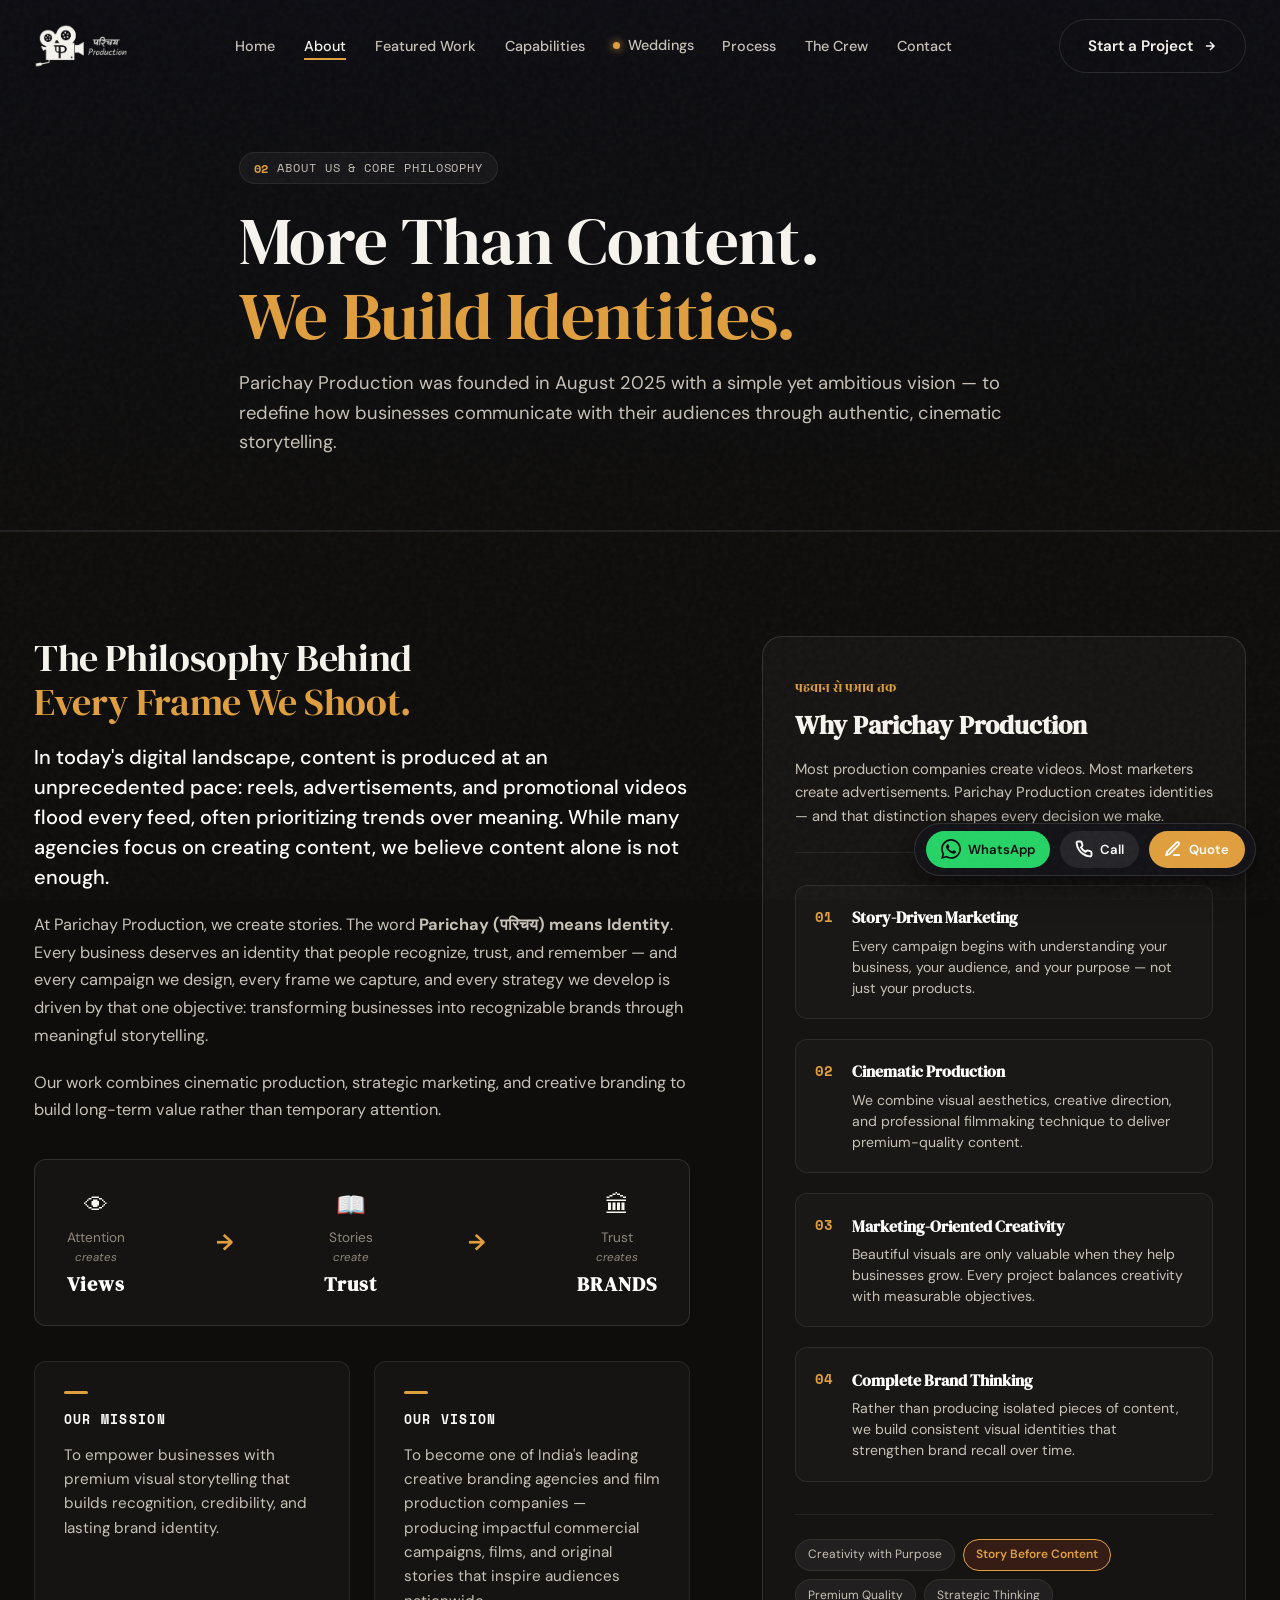
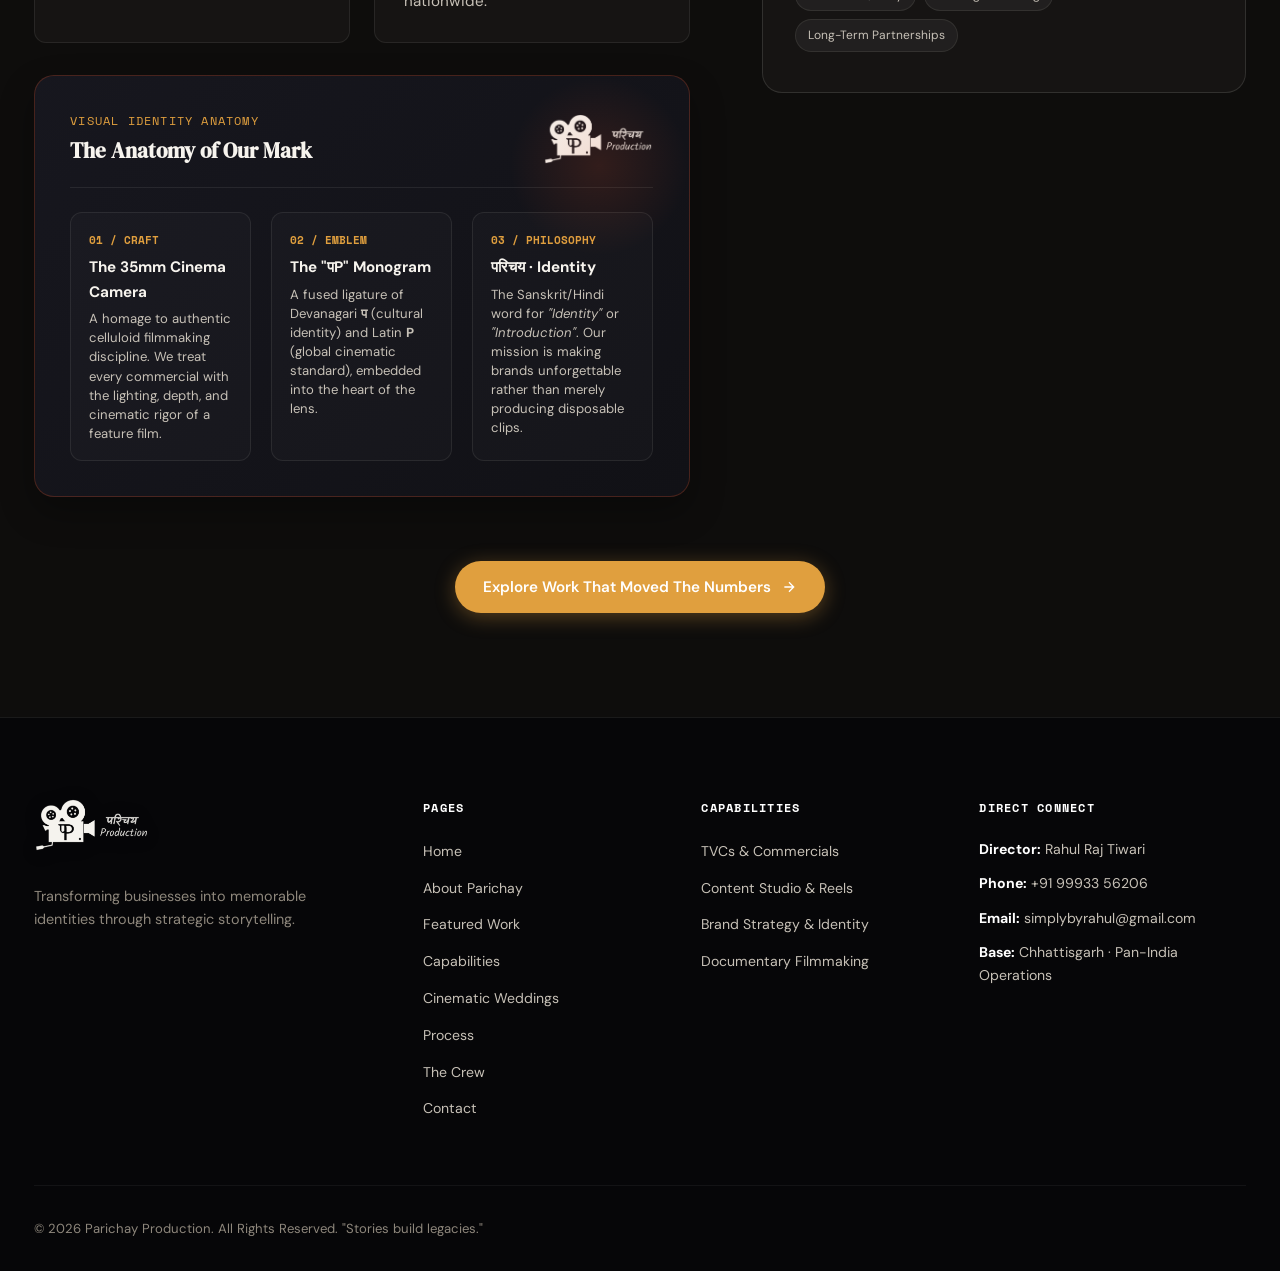
<file: about.html>
﻿<!DOCTYPE html>
<html lang="en">
<head>
  <meta charset="UTF-8">
  <meta name="viewport" content="width=device-width, initial-scale=1.0">
  <title>About Us & Philosophy | Parichay Production</title>
  <meta name="description" content="The story, vision, and core philosophy of Parichay Production (परिचय) — where attention creates views, stories create trust, and trust builds enduring brands.">
  <link rel="icon" type="image/svg+xml" href="assets/images/favicon.svg">
  <link rel="icon" type="image/png" sizes="64x64" href="assets/images/favicon.png">
  <link rel="apple-touch-icon" href="assets/images/favicon.png">
  <link rel="manifest" href="site.webmanifest">
  <link rel="stylesheet" href="styles.css">
  <link rel="preconnect" href="https://fonts.googleapis.com">
  <link rel="preconnect" href="https://fonts.gstatic.com" crossorigin>
  <link href="https://fonts.googleapis.com/css2?family=DM+Sans:ital,opsz,wght@0,9..40,300..800;1,9..40,300..800&family=DM+Serif+Display:ital@0;1&family=Rozha+One&family=Space+Mono:ital,wght@0,400;0,700;1,400&display=swap" rel="stylesheet">
</head>
<body>
  <div class="film-grain-overlay" aria-hidden="true"></div>

  <!-- Header -->
  <header class="site-header scrolled" id="header">
    <div class="header-container">
      <a href="/" class="brand-logo" aria-label="Parichay Production Home">
        <img src="assets/images/logo_white.png" alt="Parichay Production (परिचय Production)" class="brand-logo-img">
      </a>

      <nav class="desktop-nav">
        <ul class="nav-links">
          <li><a href="/" class="nav-link">Home</a></li>
          <li><a href="/about" class="nav-link active">About</a></li>
          <li><a href="/work" class="nav-link">Featured Work</a></li>
          <li><a href="/services" class="nav-link">Capabilities</a></li>
          <li><a href="/weddings" class="nav-link special-link"><span class="pulse-dot"></span>Weddings</a></li>
          <li><a href="/process" class="nav-link">Process</a></li>
          <li><a href="/team" class="nav-link">The Crew</a></li>
          <li><a href="/contact" class="nav-link">Contact</a></li>
        </ul>
      </nav>

      <div class="header-actions">
        <a href="/contact" class="btn btn-outline">
          <span>Start a Project</span>
          <svg width="14" height="14" viewBox="0 0 24 24" fill="none" stroke="currentColor" stroke-width="2.5"><path d="M5 12h14M12 5l7 7-7 7"/></svg>
        </a>
        <button class="menu-toggle" id="menuToggle" aria-label="Toggle navigation menu">
          <span></span><span></span><span></span>
        </button>
      </div>
    </div>
  </header>

  <!-- Mobile Drawer -->
  <div class="mobile-drawer" id="mobileDrawer">
    <div class="mobile-drawer-inner">
      <div class="mobile-drawer-header">
        <img src="assets/images/logo_white.png" alt="Parichay Production" style="height: 36px; width: auto;">
        <button class="drawer-close" id="drawerClose">&times;</button>
      </div>
      <ul class="mobile-nav-list">
        <li><a href="/" class="mobile-nav-link">Home</a></li>
        <li><a href="/about" class="mobile-nav-link active">01 / About Us</a></li>
        <li><a href="/work" class="mobile-nav-link">02 / Featured Work</a></li>
        <li><a href="/services" class="mobile-nav-link">03 / Capabilities</a></li>
        <li><a href="/weddings" class="mobile-nav-link mobile-highlight">04 / Cinematic Weddings</a></li>
        <li><a href="/process" class="mobile-nav-link">05 / Scene-by-Scene Process</a></li>
        <li><a href="/team" class="mobile-nav-link">06 / Meet The Team</a></li>
        <li><a href="/contact" class="mobile-nav-link">07 / Contact & Inquiries</a></li>
      </ul>
      <div class="mobile-drawer-footer">
        <a href="tel:+919993356206" class="contact-pill-link">
          <svg width="16" height="16" viewBox="0 0 24 24" fill="none" stroke="currentColor" stroke-width="2"><path d="M22 16.92v3a2 2 0 0 1-2.18 2 19.79 19.79 0 0 1-8.63-3.07 19.5 19.5 0 0 1-6-6 19.79 19.79 0 0 1-3.07-8.67A2 2 0 0 1 4.11 2h3a2 2 0 0 1 2 1.72 12.84 12.84 0 0 0 .7 2.81 2 2 0 0 1-.45 2.11L8.09 9.91a16 16 0 0 0 6 6l1.27-1.27a2 2 0 0 1 2.11-.45 12.84 12.84 0 0 0 2.81.7A2 2 0 0 1 22 16.92z"/></svg>
          +91 99933 56206
        </a>
        <a href="mailto:simplybyrahul@gmail.com" class="contact-pill-link">
          <svg width="16" height="16" viewBox="0 0 24 24" fill="none" stroke="currentColor" stroke-width="2"><path d="M4 4h16c1.1 0 2 .9 2 2v12c0 1.1-.9 2-2 2H4c-1.1 0-2-.9-2-2V6c0-1.1.9-2 2-2z"/><polyline points="22,6 12,13 2,6"/></svg>
          simplybyrahul@gmail.com
        </a>
      </div>
    </div>
  </div>

  <main>
    <!-- Page Hero Banner -->
    <section class="page-hero">
      <div class="container page-hero-content">
        <div class="section-badge">
          <span class="badge-num">02</span>
          <span class="badge-title">ABOUT US & CORE PHILOSOPHY</span>
        </div>
        <h1 class="page-hero-title">
          More Than Content.<br>
          <span class="text-orange">We Build Identities.</span>
        </h1>
        <p class="page-hero-desc">
          Parichay Production was founded in August 2025 with a simple yet ambitious vision — to redefine how businesses communicate with their audiences through authentic, cinematic storytelling.
        </p>
      </div>
    </section>

    <!-- Main About Content -->
    <section class="section about-section">
      <div class="container">
        <div class="about-grid">
          <div class="about-main-column">
            <h2 class="section-heading" style="font-size: 2.4rem;">
              The Philosophy Behind<br>
              <span class="text-orange">Every Frame We Shoot.</span>
            </h2>

            <p class="lead-text">
              In today's digital landscape, content is produced at an unprecedented pace: reels, advertisements, and promotional videos flood every feed, often prioritizing trends over meaning. While many agencies focus on creating content, we believe content alone is not enough.
            </p>

            <p class="body-text">
              At Parichay Production, we create stories. The word <strong>Parichay (परिचय) means Identity</strong>. Every business deserves an identity that people recognize, trust, and remember — and every campaign we design, every frame we capture, and every strategy we develop is driven by that one objective: transforming businesses into recognizable brands through meaningful storytelling.
            </p>

            <p class="body-text">
              Our work combines cinematic production, strategic marketing, and creative branding to build long-term value rather than temporary attention.
            </p>

            <!-- Philosophy Equation Card -->
            <div class="philosophy-equation-card">
              <div class="equation-row">
                <div class="eq-node">
                  <span class="eq-icon">👁</span>
                  <span class="eq-text">Attention</span>
                  <span class="eq-arrow">creates</span>
                  <strong class="eq-result">Views</strong>
                </div>
                <div class="eq-operator">→</div>
                <div class="eq-node">
                  <span class="eq-icon">📖</span>
                  <span class="eq-text">Stories</span>
                  <span class="eq-arrow">create</span>
                  <strong class="eq-result">Trust</strong>
                </div>
                <div class="eq-operator">→</div>
                <div class="eq-node highlight-node">
                  <span class="eq-icon">🏛</span>
                  <span class="eq-text">Trust</span>
                  <span class="eq-arrow">creates</span>
                  <strong class="eq-result text-orange">BRANDS</strong>
                </div>
              </div>
            </div>

            <!-- Mission & Vision Cards -->
            <div class="mission-vision-grid">
              <div class="mv-card">
                <div class="mv-indicator mission-indicator"></div>
                <h3 class="mv-title">OUR MISSION</h3>
                <p class="mv-text">To empower businesses with premium visual storytelling that builds recognition, credibility, and lasting brand identity.</p>
              </div>
              <div class="mv-card">
                <div class="mv-indicator vision-indicator"></div>
                <h3 class="mv-title">OUR VISION</h3>
                <p class="mv-text">To become one of India's leading creative branding agencies and film production companies — producing impactful commercial campaigns, films, and original stories that inspire audiences nationwide.</p>
              </div>
            </div>

            <!-- The Mark of Parichay: Brand Identity Feature Card -->
            <div class="logo-identity-card">
              <div class="identity-header">
                <div>
                  <div class="identity-badge-title">Visual Identity Anatomy</div>
                  <h3 class="identity-headline">The Anatomy of Our Mark</h3>
                </div>
                <img src="assets/images/logo_white.png" alt="Parichay Production Mark" class="identity-logo-preview">
              </div>
              <div class="identity-breakdown-grid">
                <div class="identity-elem">
                  <div class="identity-elem-tag">01 / CRAFT</div>
                  <div class="identity-elem-title">The 35mm Cinema Camera</div>
                  <div class="identity-elem-desc">A homage to authentic celluloid filmmaking discipline. We treat every commercial with the lighting, depth, and cinematic rigor of a feature film.</div>
                </div>
                <div class="identity-elem">
                  <div class="identity-elem-tag">02 / EMBLEM</div>
                  <div class="identity-elem-title">The "पP" Monogram</div>
                  <div class="identity-elem-desc">A fused ligature of Devanagari <strong>प</strong> (cultural identity) and Latin <strong>P</strong> (global cinematic standard), embedded into the heart of the lens.</div>
                </div>
                <div class="identity-elem">
                  <div class="identity-elem-tag">03 / PHILOSOPHY</div>
                  <div class="identity-elem-title">परिचय · Identity</div>
                  <div class="identity-elem-desc">The Sanskrit/Hindi word for <em>"Identity"</em> or <em>"Introduction"</em>. Our mission is making brands unforgettable rather than merely producing disposable clips.</div>
                </div>
              </div>
            </div>
          </div>

          <!-- Why Parichay Side Column -->
          <div class="about-side-column">
            <div class="side-card-header">
              <span class="hindi-accent">पहचान से प्रभाव तक</span>
              <h3>Why Parichay Production</h3>
              <p class="card-caption">Most production companies create videos. Most marketers create advertisements. Parichay Production creates identities — and that distinction shapes every decision we make.</p>
            </div>

            <div class="pillars-stack">
              <div class="pillar-card">
                <div class="pillar-num">01</div>
                <div class="pillar-content">
                  <h4>Story-Driven Marketing</h4>
                  <p>Every campaign begins with understanding your business, your audience, and your purpose — not just your products.</p>
                </div>
              </div>

              <div class="pillar-card">
                <div class="pillar-num">02</div>
                <div class="pillar-content">
                  <h4>Cinematic Production</h4>
                  <p>We combine visual aesthetics, creative direction, and professional filmmaking technique to deliver premium-quality content.</p>
                </div>
              </div>

              <div class="pillar-card">
                <div class="pillar-num">03</div>
                <div class="pillar-content">
                  <h4>Marketing-Oriented Creativity</h4>
                  <p>Beautiful visuals are only valuable when they help businesses grow. Every project balances creativity with measurable objectives.</p>
                </div>
              </div>

              <div class="pillar-card">
                <div class="pillar-num">04</div>
                <div class="pillar-content">
                  <h4>Complete Brand Thinking</h4>
                  <p>Rather than producing isolated pieces of content, we build consistent visual identities that strengthen brand recall over time.</p>
                </div>
              </div>
            </div>

            <div class="values-pill-row">
              <span class="val-pill">Creativity with Purpose</span>
              <span class="val-pill active-pill">Story Before Content</span>
              <span class="val-pill">Premium Quality</span>
              <span class="val-pill">Strategic Thinking</span>
              <span class="val-pill">Long-Term Partnerships</span>
            </div>
          </div>
        </div>

        <div style="margin-top: 4rem; text-align: center;">
          <a href="/work" class="btn btn-primary">
            <span>Explore Work That Moved The Numbers</span>
            <svg width="16" height="16" viewBox="0 0 24 24" fill="none" stroke="currentColor" stroke-width="2"><path d="M5 12h14M12 5l7 7-7 7"/></svg>
          </a>
        </div>
      </div>
    </section>
  </main>

  <!-- Footer -->
  <footer class="site-footer">
    <div class="container">
      <div class="footer-top-row">
        <div class="footer-brand">
          <a href="/" class="brand-logo" aria-label="Parichay Production Home">
            <img src="assets/images/logo_white.png" alt="Parichay Production (परिचय Production)" class="brand-logo-img">
          </a>
          <p class="footer-tagline">Transforming businesses into memorable identities through strategic storytelling.</p>
        </div>

        <div class="footer-links-col">
          <h4>Pages</h4>
          <ul>
            <li><a href="/">Home</a></li>
            <li><a href="/about">About Parichay</a></li>
            <li><a href="/work">Featured Work</a></li>
            <li><a href="/services">Capabilities</a></li>
            <li><a href="/weddings">Cinematic Weddings</a></li>
            <li><a href="/process">Process</a></li>
            <li><a href="/team">The Crew</a></li>
            <li><a href="/contact">Contact</a></li>
          </ul>
        </div>

        <div class="footer-links-col">
          <h4>Capabilities</h4>
          <ul>
            <li><a href="/services">TVCs & Commercials</a></li>
            <li><a href="/services">Content Studio & Reels</a></li>
            <li><a href="/services">Brand Strategy & Identity</a></li>
            <li><a href="/services">Documentary Filmmaking</a></li>
          </ul>
        </div>

        <div class="footer-contact-col">
          <h4>Direct Connect</h4>
          <p class="footer-contact-item"><strong>Director:</strong> Rahul Raj Tiwari</p>
          <p class="footer-contact-item"><strong>Phone:</strong> <a href="tel:+919993356206">+91 99933 56206</a></p>
          <p class="footer-contact-item"><strong>Email:</strong> <a href="mailto:simplybyrahul@gmail.com">simplybyrahul@gmail.com</a></p>
          <p class="footer-contact-item"><strong>Base:</strong> Chhattisgarh · Pan-India Operations</p>
        </div>
      </div>
      <div class="footer-bottom-bar">
        <p>&copy; 2026 Parichay Production. All Rights Reserved. "Stories build legacies."</p>
      </div>
    </div>
  </footer>

  <!-- Floating Quick-Action Dock -->
  <div class="floating-dock" id="floatingDock">
    <a href="https://wa.me/919993356206?text=Hi%20Rahul,%20I'd%20like%20to%20discuss%20a%20project%20with%20Parichay%20Production." target="_blank" rel="noopener noreferrer" class="dock-btn dock-whatsapp" aria-label="Chat on WhatsApp">
      <svg width="20" height="20" viewBox="0 0 24 24" fill="currentColor"><path d="M.057 24l1.687-6.163c-1.041-1.804-1.588-3.849-1.587-5.946.003-6.556 5.338-11.891 11.893-11.891 3.181.001 6.167 1.24 8.413 3.488 2.245 2.248 3.481 5.236 3.48 8.414-.003 6.557-5.338 11.892-11.893 11.892-1.99-.001-3.951-.5-5.688-1.448l-6.305 1.654zm6.597-3.807c1.676.995 3.276 1.591 5.392 1.592 5.448 0 9.886-4.434 9.889-9.885.002-5.462-4.415-9.89-9.881-9.892-5.452 0-9.887 4.434-9.889 9.884-.001 2.225.651 3.891 1.746 5.634l-.999 3.648 3.742-.981zm11.387-5.464c-.074-.124-.272-.198-.57-.347-.297-.149-1.758-.868-2.031-.967-.272-.099-.47-.149-.669.149-.198.297-.768.967-.941 1.165-.173.198-.347.223-.644.074-.297-.149-1.255-.462-2.39-1.475-.883-.788-1.48-1.761-1.653-2.059-.173-.297-.018-.458.13-.606.134-.133.297-.347.446-.521.151-.172.2-.296.3-.495.099-.198.05-.372-.025-.521-.075-.148-.669-1.611-.916-2.206-.242-.579-.487-.501-.669-.51l-.57-.01c-.198 0-.52.074-.792.372s-1.04 1.016-1.04 2.479 1.065 2.876 1.213 3.074c.149.198 2.095 3.2 5.076 4.487.709.306 1.263.489 1.694.626.712.226 1.36.194 1.872.118.571-.085 1.758-.719 2.006-1.413.248-.695.248-1.29.173-1.414z"/></svg>
      <span>WhatsApp</span>
    </a>
    <a href="tel:+919993356206" class="dock-btn dock-call" aria-label="Call Director">
      <svg width="18" height="18" viewBox="0 0 24 24" fill="none" stroke="currentColor" stroke-width="2.5"><path d="M22 16.92v3a2 2 0 0 1-2.18 2 19.79 19.79 0 0 1-8.63-3.07 19.5 19.5 0 0 1-6-6 19.79 19.79 0 0 1-3.07-8.67A2 2 0 0 1 4.11 2h3a2 2 0 0 1 2 1.72 12.84 12.84 0 0 0 .7 2.81 2 2 0 0 1-.45 2.11L8.09 9.91a16 16 0 0 0 6 6l1.27-1.27a2 2 0 0 1 2.11-.45 12.84 12.84 0 0 0 2.81.7A2 2 0 0 1 22 16.92z"/></svg>
      <span>Call</span>
    </a>
    <a href="/contact" class="dock-btn dock-quote" aria-label="Get a custom quote">
      <svg width="18" height="18" viewBox="0 0 24 24" fill="none" stroke="currentColor" stroke-width="2.5"><path d="M12 20h9"/><path d="M16.5 3.5a2.121 2.121 0 0 1 3 3L7 19l-4 1 1-4L16.5 3.5z"/></svg>
      <span>Quote</span>
    </a>
  </div>

  <script src="script.js"></script>
</body>
</html>
</file>
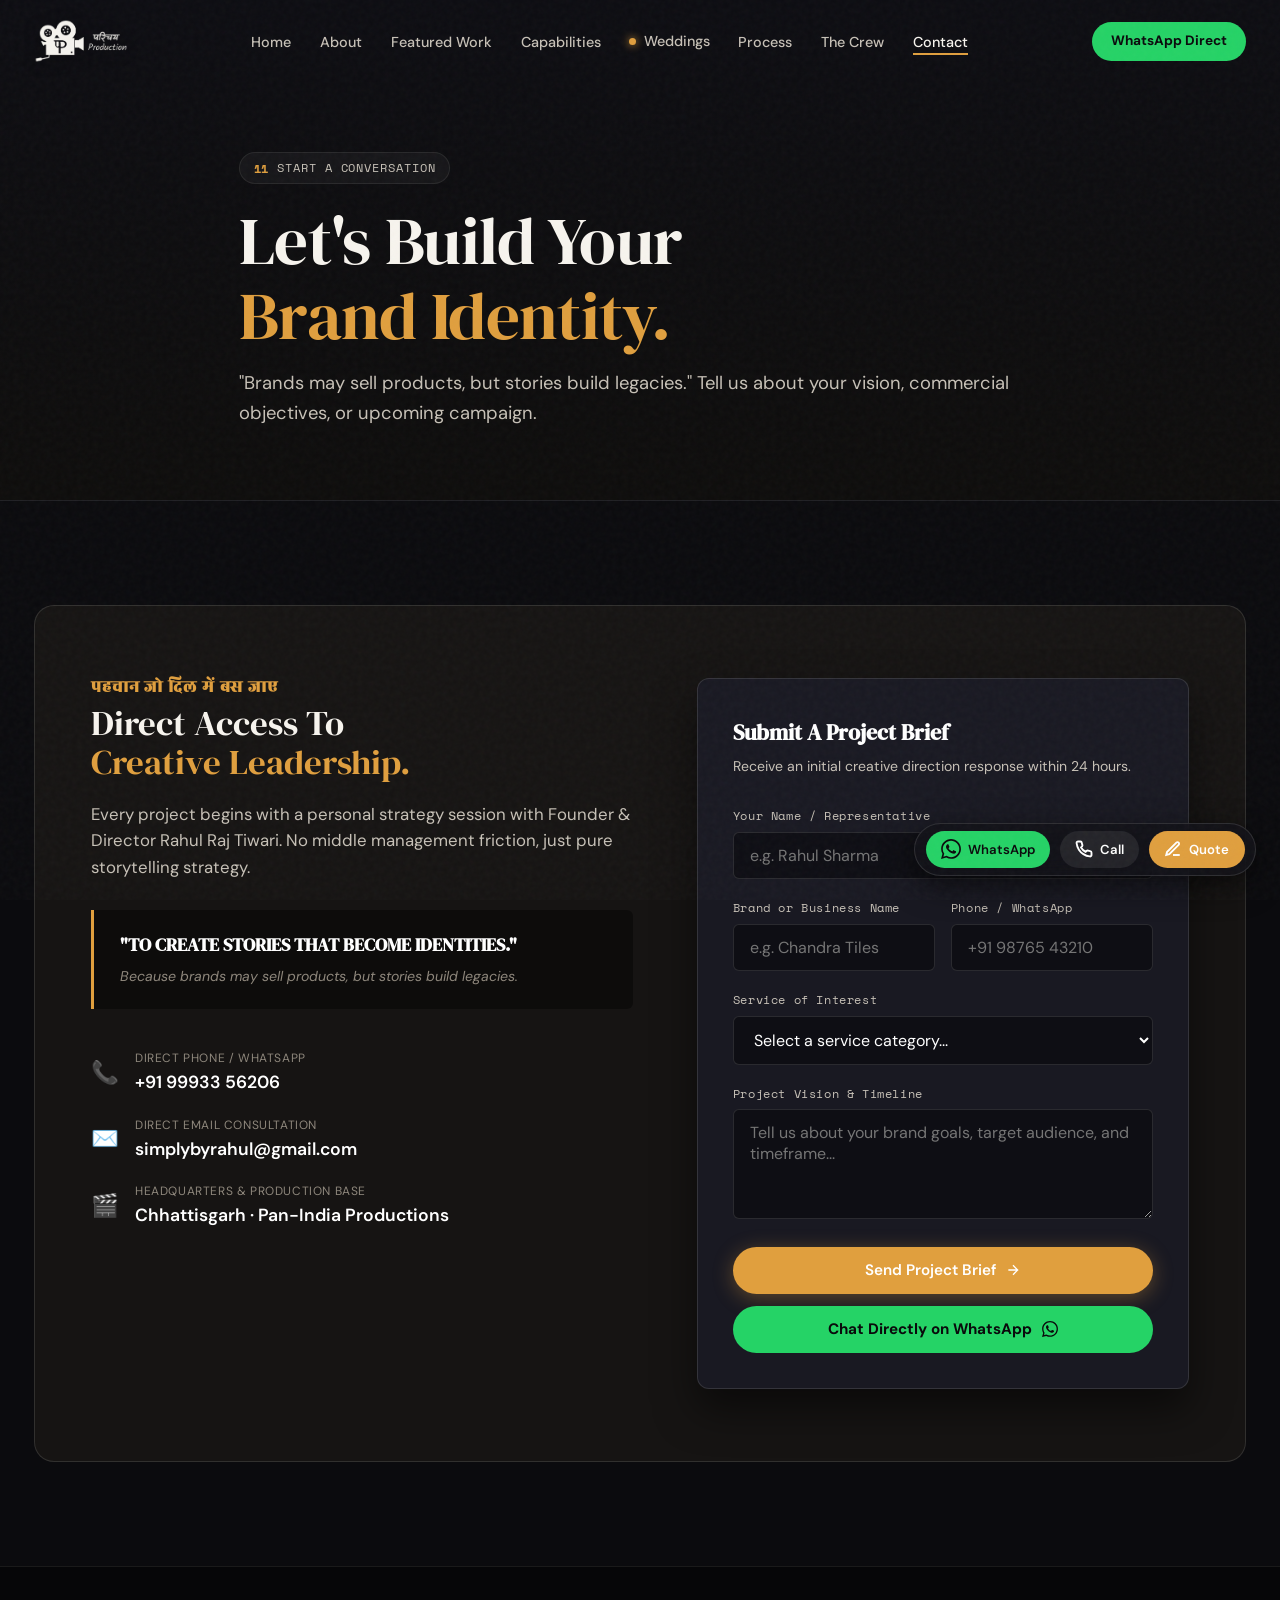
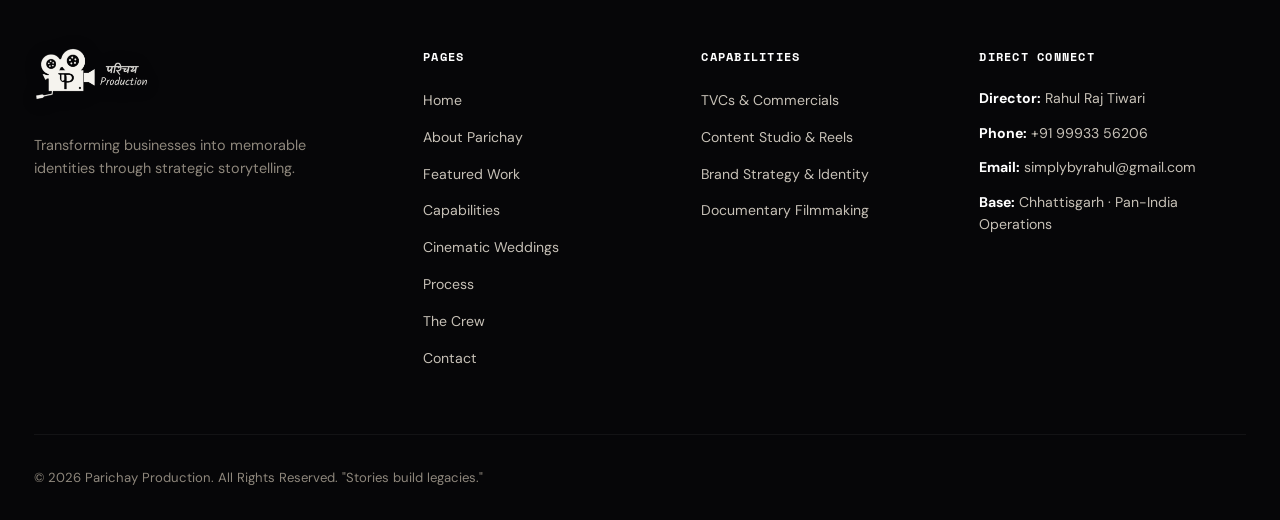
<file: contact.html>
﻿<!DOCTYPE html>
<html lang="en">
<head>
  <meta charset="UTF-8">
  <meta name="viewport" content="width=device-width, initial-scale=1.0">
  <title>Contact & Inquiries | Parichay Production</title>
  <meta name="description" content="Start a project with Parichay Production. Commercial TVCs, viral reels, brand strategy, or cinematic wedding films. Contact Director Rahul Raj Tiwari.">
  <link rel="icon" type="image/svg+xml" href="assets/images/favicon.svg">
  <link rel="icon" type="image/png" sizes="64x64" href="assets/images/favicon.png">
  <link rel="apple-touch-icon" href="assets/images/favicon.png">
  <link rel="manifest" href="site.webmanifest">
  <link rel="stylesheet" href="styles.css">
  <link rel="preconnect" href="https://fonts.googleapis.com">
  <link rel="preconnect" href="https://fonts.gstatic.com" crossorigin>
  <link href="https://fonts.googleapis.com/css2?family=DM+Sans:ital,opsz,wght@0,9..40,300..800;1,9..40,300..800&family=DM+Serif+Display:ital@0;1&family=Rozha+One&family=Space+Mono:ital,wght@0,400;0,700;1,400&display=swap" rel="stylesheet">
</head>
<body>
  <div class="film-grain-overlay" aria-hidden="true"></div>

  <!-- Header -->
  <header class="site-header scrolled" id="header">
    <div class="header-container">
      <a href="/" class="brand-logo" aria-label="Parichay Production Home">
        <img src="assets/images/logo_white.png" alt="Parichay Production (परिचय Production)" class="brand-logo-img">
      </a>

      <nav class="desktop-nav">
        <ul class="nav-links">
          <li><a href="/" class="nav-link">Home</a></li>
          <li><a href="/about" class="nav-link">About</a></li>
          <li><a href="/work" class="nav-link">Featured Work</a></li>
          <li><a href="/services" class="nav-link">Capabilities</a></li>
          <li><a href="/weddings" class="nav-link special-link"><span class="pulse-dot"></span>Weddings</a></li>
          <li><a href="/process" class="nav-link">Process</a></li>
          <li><a href="/team" class="nav-link">The Crew</a></li>
          <li><a href="/contact" class="nav-link active">Contact</a></li>
        </ul>
      </nav>

      <div class="header-actions">
        <a href="https://wa.me/919993356206?text=Hi%20Rahul,%20I'd%20like%20to%20discuss%20a%20project%20with%20Parichay%20Production." target="_blank" rel="noopener noreferrer" class="btn btn-whatsapp btn-sm">
          <span>WhatsApp Direct</span>
        </a>
        <button class="menu-toggle" id="menuToggle" aria-label="Toggle navigation menu">
          <span></span><span></span><span></span>
        </button>
      </div>
    </div>
  </header>

  <!-- Mobile Drawer -->
  <div class="mobile-drawer" id="mobileDrawer">
    <div class="mobile-drawer-inner">
      <div class="mobile-drawer-header">
        <img src="assets/images/logo_white.png" alt="Parichay Production" style="height: 36px; width: auto;">
        <button class="drawer-close" id="drawerClose">&times;</button>
      </div>
      <ul class="mobile-nav-list">
        <li><a href="/" class="mobile-nav-link">Home</a></li>
        <li><a href="/about" class="mobile-nav-link">01 / About Us</a></li>
        <li><a href="/work" class="mobile-nav-link">02 / Featured Work</a></li>
        <li><a href="/services" class="mobile-nav-link">03 / Capabilities</a></li>
        <li><a href="/weddings" class="mobile-nav-link mobile-highlight">04 / Cinematic Weddings</a></li>
        <li><a href="/process" class="mobile-nav-link">05 / Scene-by-Scene Process</a></li>
        <li><a href="/team" class="mobile-nav-link">06 / Meet The Team</a></li>
        <li><a href="/contact" class="mobile-nav-link active">07 / Contact & Inquiries</a></li>
      </ul>
      <div class="mobile-drawer-footer">
        <a href="tel:+919993356206" class="contact-pill-link">
          <svg width="16" height="16" viewBox="0 0 24 24" fill="none" stroke="currentColor" stroke-width="2"><path d="M22 16.92v3a2 2 0 0 1-2.18 2 19.79 19.79 0 0 1-8.63-3.07 19.5 19.5 0 0 1-6-6 19.79 19.79 0 0 1-3.07-8.67A2 2 0 0 1 4.11 2h3a2 2 0 0 1 2 1.72 12.84 12.84 0 0 0 .7 2.81 2 2 0 0 1-.45 2.11L8.09 9.91a16 16 0 0 0 6 6l1.27-1.27a2 2 0 0 1 2.11-.45 12.84 12.84 0 0 0 2.81.7A2 2 0 0 1 22 16.92z"/></svg>
          +91 99933 56206
        </a>
        <a href="mailto:simplybyrahul@gmail.com" class="contact-pill-link">
          <svg width="16" height="16" viewBox="0 0 24 24" fill="none" stroke="currentColor" stroke-width="2"><path d="M4 4h16c1.1 0 2 .9 2 2v12c0 1.1-.9 2-2 2H4c-1.1 0-2-.9-2-2V6c0-1.1.9-2 2-2z"/><polyline points="22,6 12,13 2,6"/></svg>
          simplybyrahul@gmail.com
        </a>
      </div>
    </div>
  </div>

  <main>
    <!-- Page Hero Banner -->
    <section class="page-hero">
      <div class="container page-hero-content">
        <div class="section-badge">
          <span class="badge-num">11</span>
          <span class="badge-title">START A CONVERSATION</span>
        </div>
        <h1 class="page-hero-title">
          Let's Build Your<br>
          <span class="text-orange">Brand Identity.</span>
        </h1>
        <p class="page-hero-desc">
          "Brands may sell products, but stories build legacies." Tell us about your vision, commercial objectives, or upcoming campaign.
        </p>
      </div>
    </section>

    <!-- Contact & Form Section -->
    <section class="section cta-section">
      <div class="container">
        <div class="cta-banner-wrapper">
          <div class="cta-content-grid">
            <div class="cta-text-side">
              <span class="hindi-tag" style="font-size: 1.1rem; display: block; margin-bottom: 0.5rem;">पहचान जो दिल में बस जाए</span>
              <h2 class="cta-title" style="font-size: 2.2rem;">
                Direct Access To<br>
                <span class="text-orange">Creative Leadership.</span>
              </h2>

              <p class="cta-lead">
                Every project begins with a personal strategy session with Founder & Director Rahul Raj Tiwari. No middle management friction, just pure storytelling strategy.
              </p>

              <div class="cta-highlight-callout">
                <p class="callout-statement">"TO CREATE STORIES THAT BECOME IDENTITIES."</p>
                <span class="callout-sub">Because brands may sell products, but stories build legacies.</span>
              </div>

              <div class="direct-contact-stack">
                <div class="direct-contact-item">
                  <span class="dc-icon">📞</span>
                  <div>
                    <span class="dc-label">Direct Phone / WhatsApp</span>
                    <a href="tel:+919993356206" class="dc-val">+91 99933 56206</a>
                  </div>
                </div>

                <div class="direct-contact-item">
                  <span class="dc-icon">✉️</span>
                  <div>
                    <span class="dc-label">Direct Email Consultation</span>
                    <a href="mailto:simplybyrahul@gmail.com" class="dc-val">simplybyrahul@gmail.com</a>
                  </div>
                </div>

                <div class="direct-contact-item">
                  <span class="dc-icon">🎬</span>
                  <div>
                    <span class="dc-label">Headquarters & Production Base</span>
                    <span class="dc-val">Chhattisgarh · Pan-India Productions</span>
                  </div>
                </div>
              </div>
            </div>

            <!-- Inquiry Form -->
            <div class="cta-form-side">
              <div class="inquiry-form-card">
                <div class="form-header">
                  <h3>Submit A Project Brief</h3>
                  <p>Receive an initial creative direction response within 24 hours.</p>
                </div>

                <div id="formStatusMsg" class="form-status-msg" aria-live="polite"></div>

                <form id="projectInquiryForm" class="inquiry-form">
                  <div class="form-group">
                    <label for="clientName">Your Name / Representative</label>
                    <input type="text" id="clientName" name="name" placeholder="e.g. Rahul Sharma" required>
                  </div>

                  <div class="form-row">
                    <div class="form-group">
                      <label for="clientCompany">Brand or Business Name</label>
                      <input type="text" id="clientCompany" name="company" placeholder="e.g. Chandra Tiles" required>
                    </div>
                    <div class="form-group">
                      <label for="clientPhone">Phone / WhatsApp</label>
                      <input type="tel" id="clientPhone" name="phone" placeholder="+91 98765 43210" required>
                    </div>
                  </div>

                  <div class="form-group">
                    <label for="serviceInterest">Service of Interest</label>
                    <select id="serviceInterest" name="service" required>
                      <option value="">Select a service category...</option>
                      <option value="Commercial Film / TVC">Commercial Film / TVC</option>
                      <option value="Social Media Content & Reels">Content Studio / Viral Reels</option>
                      <option value="Full Brand Identity & Strategy">Complete Brand Identity & Marketing</option>
                      <option value="Cinematic Wedding Documentary">Cinematic Wedding Documentary</option>
                      <option value="Website & Digital Presence">Website & Digital Growth</option>
                      <option value="Talent Casting & Auditions">Casting & Model Sourcing</option>
                    </select>
                  </div>

                  <div class="form-group">
                    <label for="projectDetails">Project Vision & Timeline</label>
                    <textarea id="projectDetails" name="message" rows="4" placeholder="Tell us about your brand goals, target audience, and timeframe..." required></textarea>
                  </div>

                  <div class="form-submit-row">
                    <button type="submit" class="btn btn-primary btn-block">
                      <span>Send Project Brief</span>
                      <svg width="16" height="16" viewBox="0 0 24 24" fill="none" stroke="currentColor" stroke-width="2"><path d="M5 12h14M12 5l7 7-7 7"/></svg>
                    </button>
                    <button type="button" class="btn btn-whatsapp btn-block" id="whatsappDirectBtn">
                      <span>Chat Directly on WhatsApp</span>
                      <svg width="16" height="16" viewBox="0 0 24 24" fill="currentColor"><path d="M.057 24l1.687-6.163c-1.041-1.804-1.588-3.849-1.587-5.946.003-6.556 5.338-11.891 11.893-11.891 3.181.001 6.167 1.24 8.413 3.488 2.245 2.248 3.481 5.236 3.48 8.414-.003 6.557-5.338 11.892-11.893 11.892-1.99-.001-3.951-.5-5.688-1.448l-6.305 1.654zm6.597-3.807c1.676.995 3.276 1.591 5.392 1.592 5.448 0 9.886-4.434 9.889-9.885.002-5.462-4.415-9.89-9.881-9.892-5.452 0-9.887 4.434-9.889 9.884-.001 2.225.651 3.891 1.746 5.634l-.999 3.648 3.742-.981zm11.387-5.464c-.074-.124-.272-.198-.57-.347-.297-.149-1.758-.868-2.031-.967-.272-.099-.47-.149-.669.149-.198.297-.768.967-.941 1.165-.173.198-.347.223-.644.074-.297-.149-1.255-.462-2.39-1.475-.883-.788-1.48-1.761-1.653-2.059-.173-.297-.018-.458.13-.606.134-.133.297-.347.446-.521.151-.172.2-.296.3-.495.099-.198.05-.372-.025-.521-.075-.148-.669-1.611-.916-2.206-.242-.579-.487-.501-.669-.51l-.57-.01c-.198 0-.52.074-.792.372s-1.04 1.016-1.04 2.479 1.065 2.876 1.213 3.074c.149.198 2.095 3.2 5.076 4.487.709.306 1.263.489 1.694.626.712.226 1.36.194 1.872.118.571-.085 1.758-.719 2.006-1.413.248-.695.248-1.29.173-1.414z"/></svg>
                    </button>
                  </div>
                </form>
              </div>
            </div>
          </div>
        </div>
      </div>
    </section>
  </main>

  <!-- Footer -->
  <footer class="site-footer">
    <div class="container">
      <div class="footer-top-row">
        <div class="footer-brand">
          <a href="/" class="brand-logo" aria-label="Parichay Production Home">
            <img src="assets/images/logo_white.png" alt="Parichay Production (परिचय Production)" class="brand-logo-img">
          </a>
          <p class="footer-tagline">Transforming businesses into memorable identities through strategic storytelling.</p>
        </div>

        <div class="footer-links-col">
          <h4>Pages</h4>
          <ul>
            <li><a href="/">Home</a></li>
            <li><a href="/about">About Parichay</a></li>
            <li><a href="/work">Featured Work</a></li>
            <li><a href="/services">Capabilities</a></li>
            <li><a href="/weddings">Cinematic Weddings</a></li>
            <li><a href="/process">Process</a></li>
            <li><a href="/team">The Crew</a></li>
            <li><a href="/contact">Contact</a></li>
          </ul>
        </div>

        <div class="footer-links-col">
          <h4>Capabilities</h4>
          <ul>
            <li><a href="/services">TVCs & Commercials</a></li>
            <li><a href="/services">Content Studio & Reels</a></li>
            <li><a href="/services">Brand Strategy & Identity</a></li>
            <li><a href="/services">Documentary Filmmaking</a></li>
          </ul>
        </div>

        <div class="footer-contact-col">
          <h4>Direct Connect</h4>
          <p class="footer-contact-item"><strong>Director:</strong> Rahul Raj Tiwari</p>
          <p class="footer-contact-item"><strong>Phone:</strong> <a href="tel:+919993356206">+91 99933 56206</a></p>
          <p class="footer-contact-item"><strong>Email:</strong> <a href="mailto:simplybyrahul@gmail.com">simplybyrahul@gmail.com</a></p>
          <p class="footer-contact-item"><strong>Base:</strong> Chhattisgarh · Pan-India Operations</p>
        </div>
      </div>
      <div class="footer-bottom-bar">
        <p>&copy; 2026 Parichay Production. All Rights Reserved. "Stories build legacies."</p>
      </div>
    </div>
  </footer>

  <!-- Floating Quick-Action Dock -->
  <div class="floating-dock" id="floatingDock">
    <a href="https://wa.me/919993356206?text=Hi%20Rahul,%20I'd%20like%20to%20discuss%20a%20project%20with%20Parichay%20Production." target="_blank" rel="noopener noreferrer" class="dock-btn dock-whatsapp" aria-label="Chat on WhatsApp">
      <svg width="20" height="20" viewBox="0 0 24 24" fill="currentColor"><path d="M.057 24l1.687-6.163c-1.041-1.804-1.588-3.849-1.587-5.946.003-6.556 5.338-11.891 11.893-11.891 3.181.001 6.167 1.24 8.413 3.488 2.245 2.248 3.481 5.236 3.48 8.414-.003 6.557-5.338 11.892-11.893 11.892-1.99-.001-3.951-.5-5.688-1.448l-6.305 1.654zm6.597-3.807c1.676.995 3.276 1.591 5.392 1.592 5.448 0 9.886-4.434 9.889-9.885.002-5.462-4.415-9.89-9.881-9.892-5.452 0-9.887 4.434-9.889 9.884-.001 2.225.651 3.891 1.746 5.634l-.999 3.648 3.742-.981zm11.387-5.464c-.074-.124-.272-.198-.57-.347-.297-.149-1.758-.868-2.031-.967-.272-.099-.47-.149-.669.149-.198.297-.768.967-.941 1.165-.173.198-.347.223-.644.074-.297-.149-1.255-.462-2.39-1.475-.883-.788-1.48-1.761-1.653-2.059-.173-.297-.018-.458.13-.606.134-.133.297-.347.446-.521.151-.172.2-.296.3-.495.099-.198.05-.372-.025-.521-.075-.148-.669-1.611-.916-2.206-.242-.579-.487-.501-.669-.51l-.57-.01c-.198 0-.52.074-.792.372s-1.04 1.016-1.04 2.479 1.065 2.876 1.213 3.074c.149.198 2.095 3.2 5.076 4.487.709.306 1.263.489 1.694.626.712.226 1.36.194 1.872.118.571-.085 1.758-.719 2.006-1.413.248-.695.248-1.29.173-1.414z"/></svg>
      <span>WhatsApp</span>
    </a>
    <a href="tel:+919993356206" class="dock-btn dock-call" aria-label="Call Director">
      <svg width="18" height="18" viewBox="0 0 24 24" fill="none" stroke="currentColor" stroke-width="2.5"><path d="M22 16.92v3a2 2 0 0 1-2.18 2 19.79 19.79 0 0 1-8.63-3.07 19.5 19.5 0 0 1-6-6 19.79 19.79 0 0 1-3.07-8.67A2 2 0 0 1 4.11 2h3a2 2 0 0 1 2 1.72 12.84 12.84 0 0 0 .7 2.81 2 2 0 0 1-.45 2.11L8.09 9.91a16 16 0 0 0 6 6l1.27-1.27a2 2 0 0 1 2.11-.45 12.84 12.84 0 0 0 2.81.7A2 2 0 0 1 22 16.92z"/></svg>
      <span>Call</span>
    </a>
    <a href="/contact" class="dock-btn dock-quote" aria-label="Get a custom quote">
      <svg width="18" height="18" viewBox="0 0 24 24" fill="none" stroke="currentColor" stroke-width="2.5"><path d="M12 20h9"/><path d="M16.5 3.5a2.121 2.121 0 0 1 3 3L7 19l-4 1 1-4L16.5 3.5z"/></svg>
      <span>Quote</span>
    </a>
  </div>

  <script src="script.js"></script>
</body>
</html>
</file>
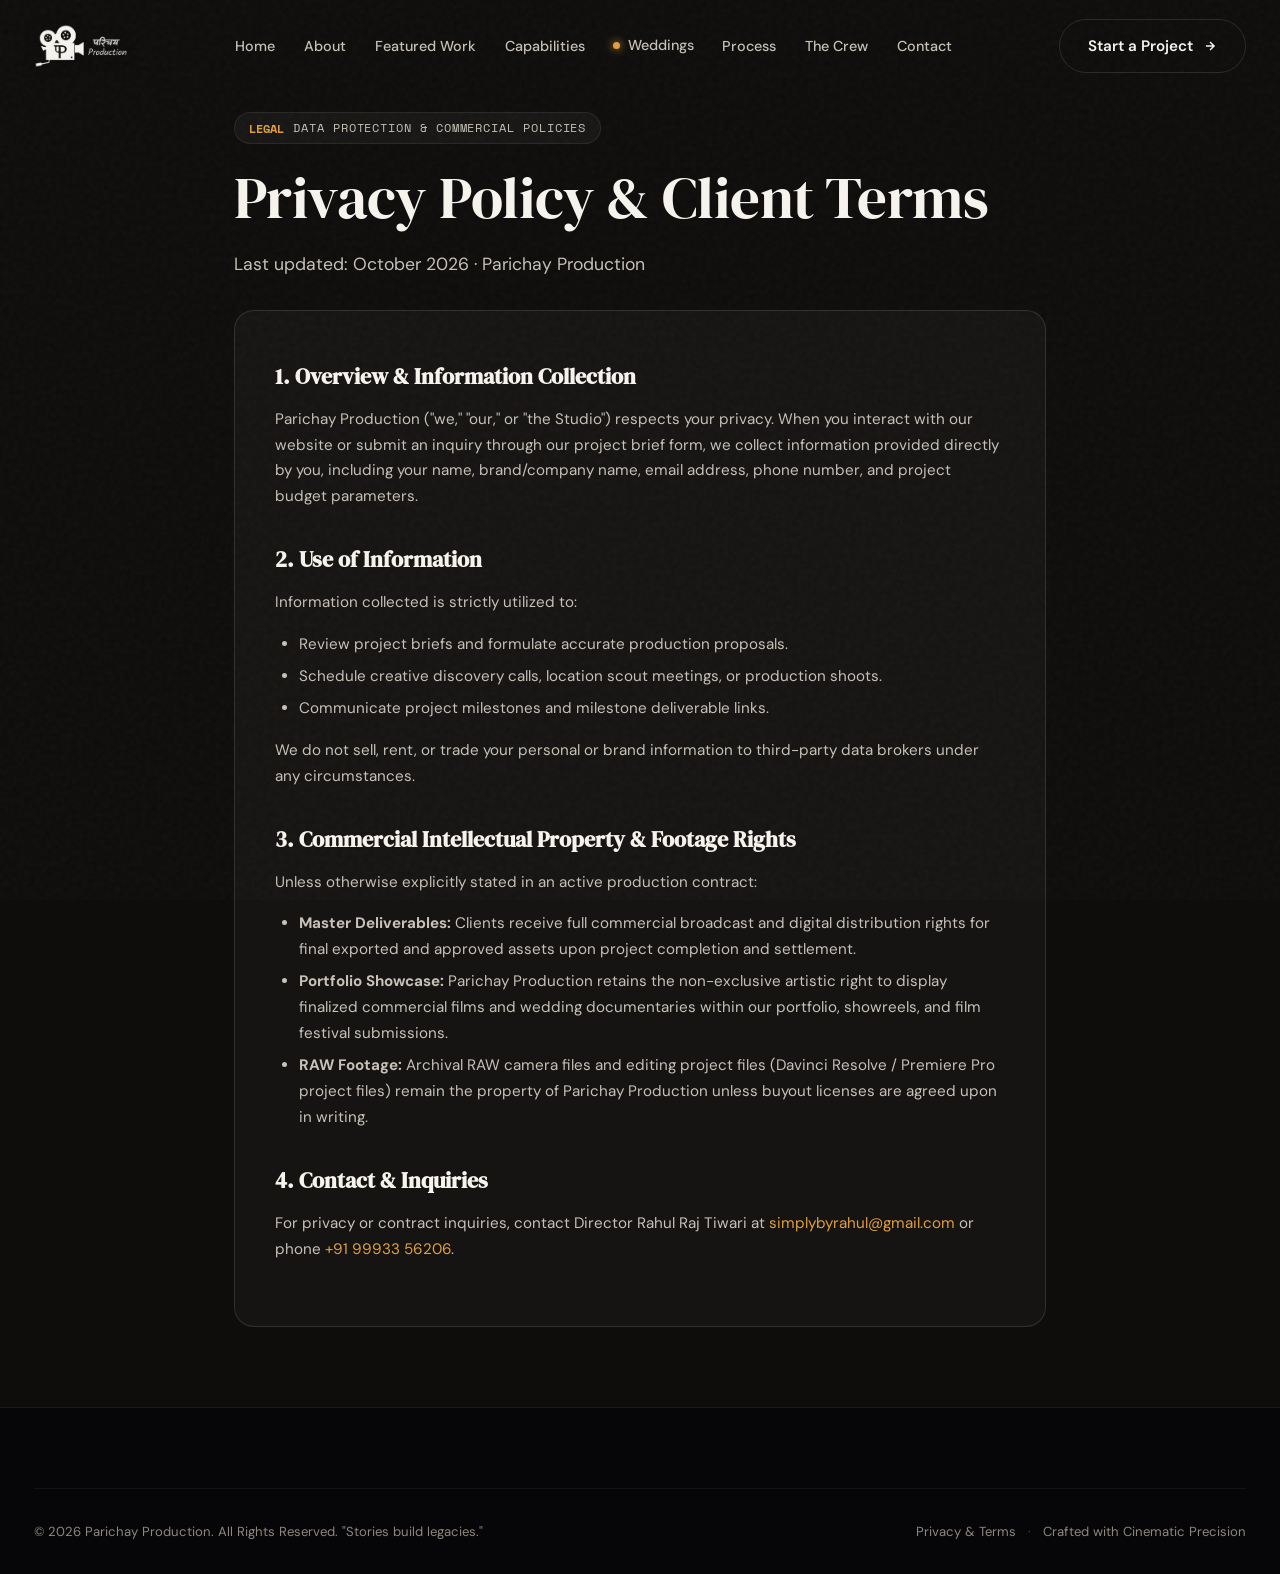
<file: privacy.html>
<!DOCTYPE html>
<html lang="en">
<head>
  <meta charset="UTF-8">
  <meta name="viewport" content="width=device-width, initial-scale=1.0">
  <title>Privacy Policy & Terms | Parichay Production</title>
  <meta name="description" content="Privacy policy, data protection, and commercial project terms of service for Parichay Production.">
  <link rel="icon" type="image/svg+xml" href="assets/images/favicon.svg">
  <link rel="icon" type="image/png" sizes="64x64" href="assets/images/favicon.png">
  <link rel="apple-touch-icon" href="assets/images/favicon.png">
  <link rel="manifest" href="site.webmanifest">
  <link rel="stylesheet" href="styles.css">
  <link rel="preconnect" href="https://fonts.googleapis.com">
  <link rel="preconnect" href="https://fonts.gstatic.com" crossorigin>
  <link href="https://fonts.googleapis.com/css2?family=DM+Sans:ital,opsz,wght@0,9..40,300..800;1,9..40,300..800&family=DM+Serif+Display:ital@0;1&family=Rozha+One&family=Space+Mono:ital,wght@0,400;0,700;1,400&display=swap" rel="stylesheet">
  <style>
    .legal-content-wrap {
      max-width: 860px;
      margin: 0 auto;
      padding: 7rem 1.5rem 5rem;
    }
    .legal-card {
      background: var(--bg-surface);
      border: 1px solid var(--border-card);
      border-radius: var(--radius-lg);
      padding: 3rem 2.5rem;
      margin-top: 2rem;
    }
    .legal-card h2 {
      font-family: var(--font-display);
      font-size: 1.4rem;
      margin-top: 2rem;
      margin-bottom: 0.75rem;
      color: var(--text-primary);
    }
    .legal-card h2:first-of-type {
      margin-top: 0;
    }
    .legal-card p, .legal-card ul {
      color: var(--text-secondary);
      line-height: 1.7;
      margin-bottom: 1rem;
      font-size: 0.95rem;
    }
    .legal-card ul {
      padding-left: 1.5rem;
      list-style: disc;
    }
    .legal-card li {
      margin-bottom: 0.4rem;
    }
  </style>
</head>
<body>
  <div class="film-grain-overlay" aria-hidden="true"></div>

  <!-- Header -->
  <header class="site-header scrolled" id="header">
    <div class="header-container">
      <a href="/" class="brand-logo" aria-label="Parichay Production Home">
        <img src="assets/images/logo_white.png" alt="Parichay Production (परिचय Production)" class="brand-logo-img">
      </a>
      <nav class="desktop-nav">
        <ul class="nav-links">
          <li><a href="/" class="nav-link">Home</a></li>
          <li><a href="/about" class="nav-link">About</a></li>
          <li><a href="/work" class="nav-link">Featured Work</a></li>
          <li><a href="/services" class="nav-link">Capabilities</a></li>
          <li><a href="/weddings" class="nav-link special-link"><span class="pulse-dot"></span>Weddings</a></li>
          <li><a href="/process" class="nav-link">Process</a></li>
          <li><a href="/team" class="nav-link">The Crew</a></li>
          <li><a href="/contact" class="nav-link">Contact</a></li>
        </ul>
      </nav>
      <div class="header-actions">
        <a href="/contact" class="btn btn-outline">
          <span>Start a Project</span>
          <svg width="14" height="14" viewBox="0 0 24 24" fill="none" stroke="currentColor" stroke-width="2.5"><path d="M5 12h14M12 5l7 7-7 7"/></svg>
        </a>
        <button class="menu-toggle" id="menuToggle" aria-label="Toggle navigation menu" aria-expanded="false">
          <span></span>
          <span></span>
          <span></span>
        </button>
      </div>
    </div>
  </header>

  <!-- Mobile Navigation Drawer -->
  <div class="mobile-drawer" id="mobileDrawer" aria-hidden="true">
    <div class="mobile-drawer-inner">
      <div class="mobile-drawer-header">
        <img src="assets/images/logo_white.png" alt="Parichay Production" style="height: 36px; width: auto;">
        <button class="drawer-close" id="drawerClose" aria-label="Close menu">&times;</button>
      </div>
      <ul class="mobile-nav-list">
        <li><a href="/" class="mobile-nav-link">Home</a></li>
        <li><a href="/about" class="mobile-nav-link">01 / About Us</a></li>
        <li><a href="/work" class="mobile-nav-link">02 / Featured Work</a></li>
        <li><a href="/services" class="mobile-nav-link">03 / Capabilities</a></li>
        <li><a href="/weddings" class="mobile-nav-link mobile-highlight">04 / Cinematic Weddings</a></li>
        <li><a href="/process" class="mobile-nav-link">05 / Scene-by-Scene Process</a></li>
        <li><a href="/team" class="mobile-nav-link">06 / Meet The Team</a></li>
        <li><a href="/contact" class="mobile-nav-link">07 / Contact & Inquiries</a></li>
      </ul>
      <div class="mobile-drawer-footer">
        <a href="tel:+919993356206" class="contact-pill-link">
          <svg width="16" height="16" viewBox="0 0 24 24" fill="none" stroke="currentColor" stroke-width="2"><path d="M22 16.92v3a2 2 0 0 1-2.18 2 19.79 19.79 0 0 1-8.63-3.07 19.5 19.5 0 0 1-6-6 19.79 19.79 0 0 1-3.07-8.67A2 2 0 0 1 4.11 2h3a2 2 0 0 1 2 1.72 12.84 12.84 0 0 0 .7 2.81 2 2 0 0 1-.45 2.11L8.09 9.91a16 16 0 0 0 6 6l1.27-1.27a2 2 0 0 1 2.11-.45 12.84 12.84 0 0 0 2.81.7A2 2 0 0 1 22 16.92z"/></svg>
          +91 99933 56206
        </a>
        <a href="mailto:simplybyrahul@gmail.com" class="contact-pill-link">
          <svg width="16" height="16" viewBox="0 0 24 24" fill="none" stroke="currentColor" stroke-width="2"><path d="M4 4h16c1.1 0 2 .9 2 2v12c0 1.1-.9 2-2 2H4c-1.1 0-2-.9-2-2V6c0-1.1.9-2 2-2z"/><polyline points="22,6 12,13 2,6"/></svg>
          simplybyrahul@gmail.com
        </a>
      </div>
    </div>
  </div>

  <main>
    <div class="legal-content-wrap">
      <div class="section-badge">
        <span class="badge-num">LEGAL</span>
        <span class="badge-title">DATA PROTECTION & COMMERCIAL POLICIES</span>
      </div>
      <h1 class="section-heading">Privacy Policy & Client Terms</h1>
      <p class="section-sub">Last updated: October 2026 · Parichay Production</p>

      <div class="legal-card">
        <h2>1. Overview & Information Collection</h2>
        <p>
          Parichay Production ("we," "our," or "the Studio") respects your privacy. When you interact with our website or submit an inquiry through our project brief form, we collect information provided directly by you, including your name, brand/company name, email address, phone number, and project budget parameters.
        </p>

        <h2>2. Use of Information</h2>
        <p>Information collected is strictly utilized to:</p>
        <ul>
          <li>Review project briefs and formulate accurate production proposals.</li>
          <li>Schedule creative discovery calls, location scout meetings, or production shoots.</li>
          <li>Communicate project milestones and milestone deliverable links.</li>
        </ul>
        <p>We do not sell, rent, or trade your personal or brand information to third-party data brokers under any circumstances.</p>

        <h2>3. Commercial Intellectual Property & Footage Rights</h2>
        <p>
          Unless otherwise explicitly stated in an active production contract:
        </p>
        <ul>
          <li><strong>Master Deliverables:</strong> Clients receive full commercial broadcast and digital distribution rights for final exported and approved assets upon project completion and settlement.</li>
          <li><strong>Portfolio Showcase:</strong> Parichay Production retains the non-exclusive artistic right to display finalized commercial films and wedding documentaries within our portfolio, showreels, and film festival submissions.</li>
          <li><strong>RAW Footage:</strong> Archival RAW camera files and editing project files (Davinci Resolve / Premiere Pro project files) remain the property of Parichay Production unless buyout licenses are agreed upon in writing.</li>
        </ul>

        <h2>4. Contact & Inquiries</h2>
        <p>
          For privacy or contract inquiries, contact Director Rahul Raj Tiwari at <a href="mailto:simplybyrahul@gmail.com" class="text-orange">simplybyrahul@gmail.com</a> or phone <a href="tel:+919993356206" class="text-orange">+91 99933 56206</a>.
        </p>
      </div>
    </div>
  </main>

  <!-- Footer -->
  <footer class="site-footer">
    <div class="container">
      <div class="footer-bottom-bar">
        <p>&copy; 2026 Parichay Production. All Rights Reserved. "Stories build legacies."</p>
        <div class="footer-legal">
          <a href="/privacy" style="color: var(--text-muted);">Privacy & Terms</a>
          <span class="sep">·</span>
          <span>Crafted with Cinematic Precision</span>
        </div>
      </div>
    </div>
  </footer>

  <!-- Scripts -->
  <script src="script.js"></script>
</body>
</html>
</file>
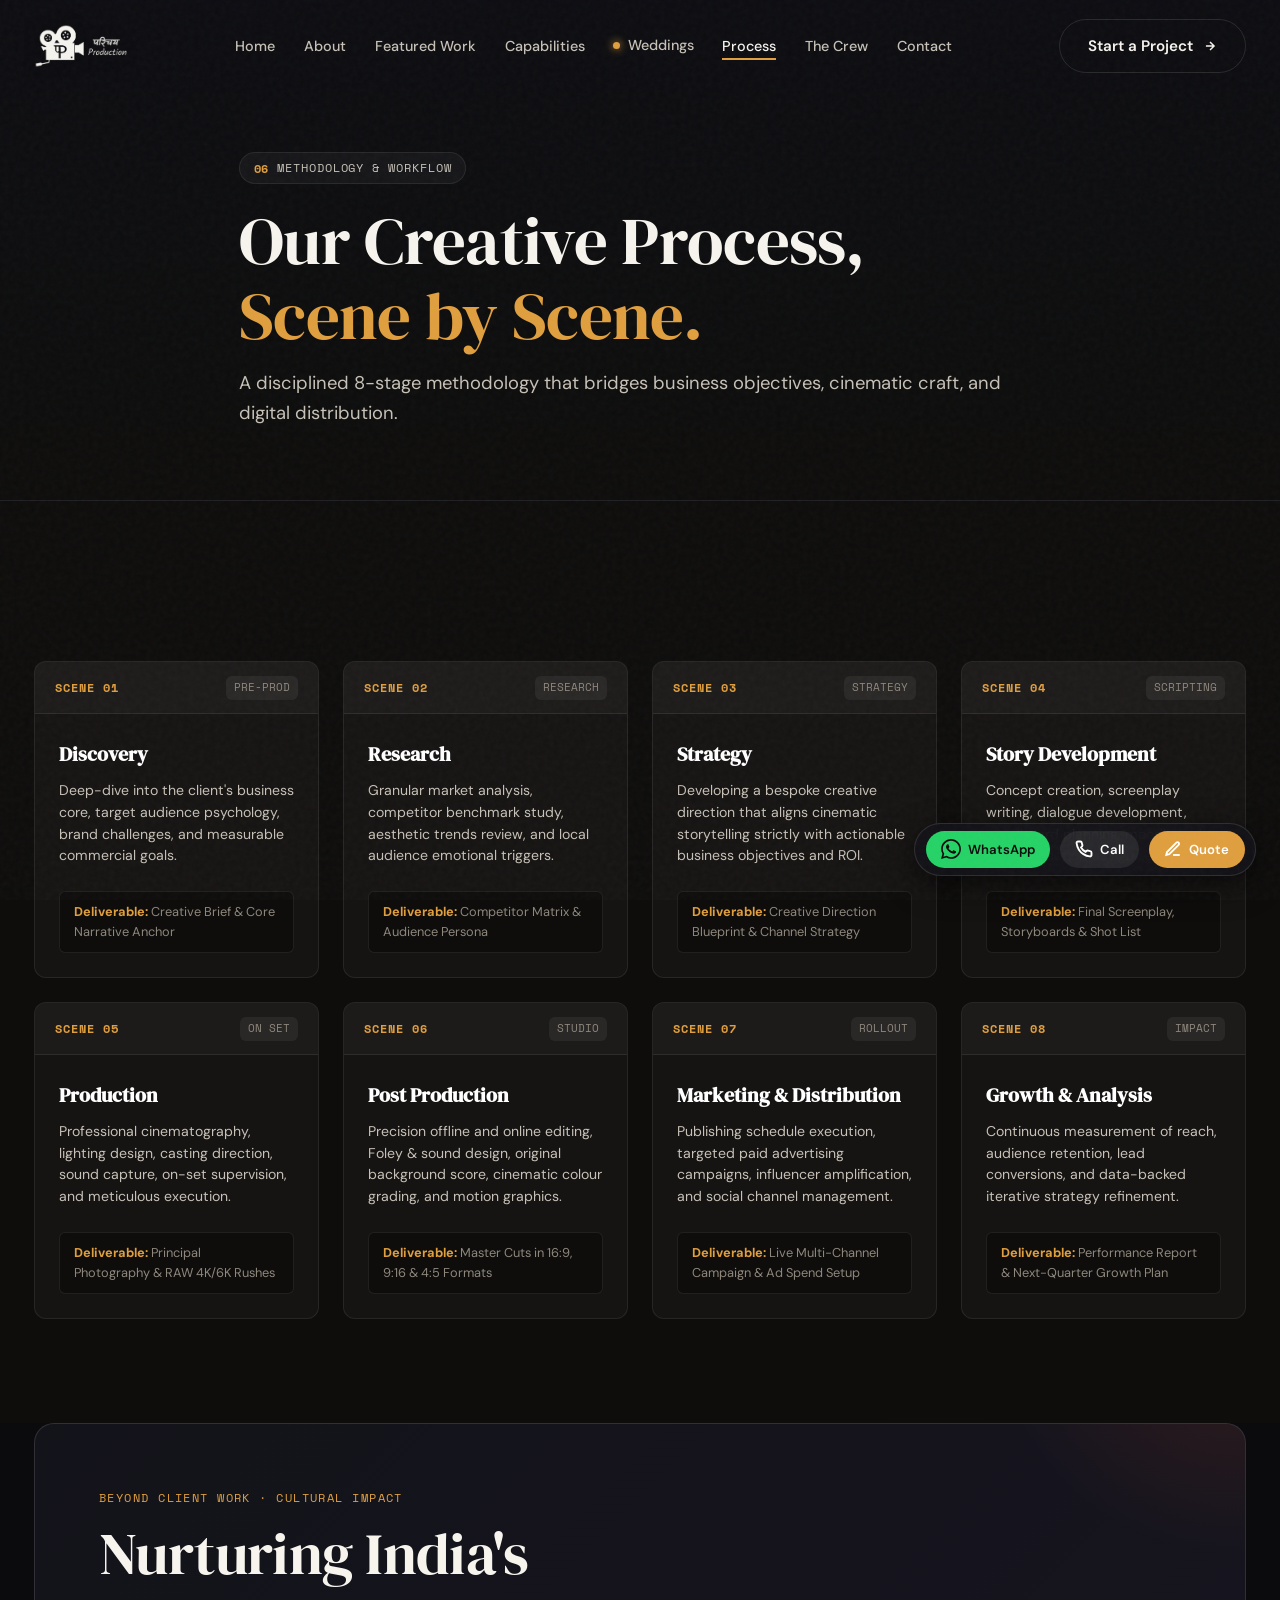
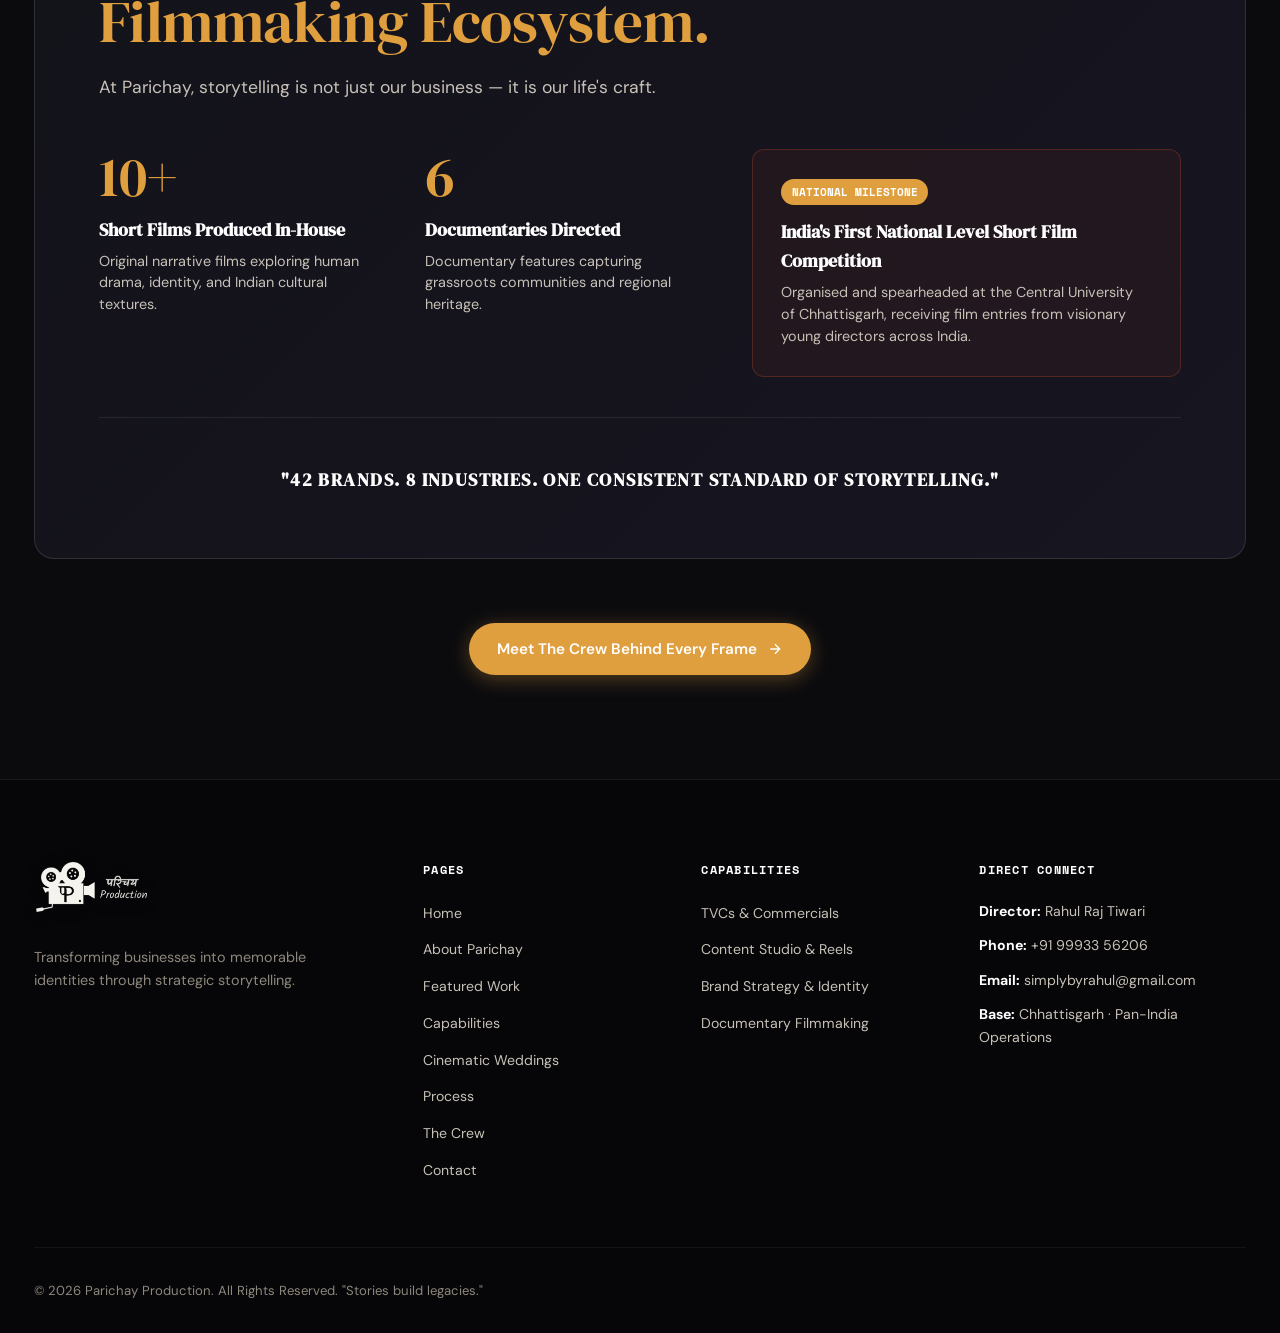
<file: process.html>
﻿<!DOCTYPE html>
<html lang="en">
<head>
  <meta charset="UTF-8">
  <meta name="viewport" content="width=device-width, initial-scale=1.0">
  <title>Creative Process | Parichay Production</title>
  <meta name="description" content="Scene by scene: our disciplined 8-stage filmmaking and brand growth methodology that transforms concepts into cultural impact.">
  <link rel="icon" type="image/svg+xml" href="assets/images/favicon.svg">
  <link rel="icon" type="image/png" sizes="64x64" href="assets/images/favicon.png">
  <link rel="apple-touch-icon" href="assets/images/favicon.png">
  <link rel="manifest" href="site.webmanifest">
  <link rel="stylesheet" href="styles.css">
  <link rel="preconnect" href="https://fonts.googleapis.com">
  <link rel="preconnect" href="https://fonts.gstatic.com" crossorigin>
  <link href="https://fonts.googleapis.com/css2?family=DM+Sans:ital,opsz,wght@0,9..40,300..800;1,9..40,300..800&family=DM+Serif+Display:ital@0;1&family=Rozha+One&family=Space+Mono:ital,wght@0,400;0,700;1,400&display=swap" rel="stylesheet">
</head>
<body>
  <div class="film-grain-overlay" aria-hidden="true"></div>

  <!-- Header -->
  <header class="site-header scrolled" id="header">
    <div class="header-container">
      <a href="/" class="brand-logo" aria-label="Parichay Production Home">
        <img src="assets/images/logo_white.png" alt="Parichay Production (परिचय Production)" class="brand-logo-img">
      </a>

      <nav class="desktop-nav">
        <ul class="nav-links">
          <li><a href="/" class="nav-link">Home</a></li>
          <li><a href="/about" class="nav-link">About</a></li>
          <li><a href="/work" class="nav-link">Featured Work</a></li>
          <li><a href="/services" class="nav-link">Capabilities</a></li>
          <li><a href="/weddings" class="nav-link special-link"><span class="pulse-dot"></span>Weddings</a></li>
          <li><a href="/process" class="nav-link active">Process</a></li>
          <li><a href="/team" class="nav-link">The Crew</a></li>
          <li><a href="/contact" class="nav-link">Contact</a></li>
        </ul>
      </nav>

      <div class="header-actions">
        <a href="/contact" class="btn btn-outline">
          <span>Start a Project</span>
          <svg width="14" height="14" viewBox="0 0 24 24" fill="none" stroke="currentColor" stroke-width="2.5"><path d="M5 12h14M12 5l7 7-7 7"/></svg>
        </a>
        <button class="menu-toggle" id="menuToggle" aria-label="Toggle navigation menu">
          <span></span><span></span><span></span>
        </button>
      </div>
    </div>
  </header>

  <!-- Mobile Drawer -->
  <div class="mobile-drawer" id="mobileDrawer">
    <div class="mobile-drawer-inner">
      <div class="mobile-drawer-header">
        <img src="assets/images/logo_white.png" alt="Parichay Production" style="height: 36px; width: auto;">
        <button class="drawer-close" id="drawerClose">&times;</button>
      </div>
      <ul class="mobile-nav-list">
        <li><a href="/" class="mobile-nav-link">Home</a></li>
        <li><a href="/about" class="mobile-nav-link">01 / About Us</a></li>
        <li><a href="/work" class="mobile-nav-link">02 / Featured Work</a></li>
        <li><a href="/services" class="mobile-nav-link">03 / Capabilities</a></li>
        <li><a href="/weddings" class="mobile-nav-link mobile-highlight">04 / Cinematic Weddings</a></li>
        <li><a href="/process" class="mobile-nav-link active">05 / Scene-by-Scene Process</a></li>
        <li><a href="/team" class="mobile-nav-link">06 / Meet The Team</a></li>
        <li><a href="/contact" class="mobile-nav-link">07 / Contact & Inquiries</a></li>
      </ul>
      <div class="mobile-drawer-footer">
        <a href="tel:+919993356206" class="contact-pill-link">
          <svg width="16" height="16" viewBox="0 0 24 24" fill="none" stroke="currentColor" stroke-width="2"><path d="M22 16.92v3a2 2 0 0 1-2.18 2 19.79 19.79 0 0 1-8.63-3.07 19.5 19.5 0 0 1-6-6 19.79 19.79 0 0 1-3.07-8.67A2 2 0 0 1 4.11 2h3a2 2 0 0 1 2 1.72 12.84 12.84 0 0 0 .7 2.81 2 2 0 0 1-.45 2.11L8.09 9.91a16 16 0 0 0 6 6l1.27-1.27a2 2 0 0 1 2.11-.45 12.84 12.84 0 0 0 2.81.7A2 2 0 0 1 22 16.92z"/></svg>
          +91 99933 56206
        </a>
        <a href="mailto:simplybyrahul@gmail.com" class="contact-pill-link">
          <svg width="16" height="16" viewBox="0 0 24 24" fill="none" stroke="currentColor" stroke-width="2"><path d="M4 4h16c1.1 0 2 .9 2 2v12c0 1.1-.9 2-2 2H4c-1.1 0-2-.9-2-2V6c0-1.1.9-2 2-2z"/><polyline points="22,6 12,13 2,6"/></svg>
          simplybyrahul@gmail.com
        </a>
      </div>
    </div>
  </div>

  <main>
    <!-- Page Hero Banner -->
    <section class="page-hero">
      <div class="container page-hero-content">
        <div class="section-badge">
          <span class="badge-num">06</span>
          <span class="badge-title">METHODOLOGY & WORKFLOW</span>
        </div>
        <h1 class="page-hero-title">
          Our Creative Process,<br>
          <span class="text-orange">Scene by Scene.</span>
        </h1>
        <p class="page-hero-desc">
          A disciplined 8-stage methodology that bridges business objectives, cinematic craft, and digital distribution.
        </p>
      </div>
    </section>

    <!-- Process Timeline -->
    <section class="section process-section">
      <div class="container">
        <div class="process-timeline">
          <!-- Scene 01 -->
          <div class="process-card">
            <div class="scene-slate">
              <span class="scene-indicator">SCENE 01</span>
              <span class="scene-status">PRE-PROD</span>
            </div>
            <div class="process-body">
              <h3 class="scene-title">Discovery</h3>
              <p class="scene-text">Deep-dive into the client's business core, target audience psychology, brand challenges, and measurable commercial goals.</p>
              <div class="scene-deliverable">
                <span class="del-label">Deliverable:</span> Creative Brief & Core Narrative Anchor
              </div>
            </div>
          </div>

          <!-- Scene 02 -->
          <div class="process-card">
            <div class="scene-slate">
              <span class="scene-indicator">SCENE 02</span>
              <span class="scene-status">RESEARCH</span>
            </div>
            <div class="process-body">
              <h3 class="scene-title">Research</h3>
              <p class="scene-text">Granular market analysis, competitor benchmark study, aesthetic trends review, and local audience emotional triggers.</p>
              <div class="scene-deliverable">
                <span class="del-label">Deliverable:</span> Competitor Matrix & Audience Persona
              </div>
            </div>
          </div>

          <!-- Scene 03 -->
          <div class="process-card">
            <div class="scene-slate">
              <span class="scene-indicator">SCENE 03</span>
              <span class="scene-status">STRATEGY</span>
            </div>
            <div class="process-body">
              <h3 class="scene-title">Strategy</h3>
              <p class="scene-text">Developing a bespoke creative direction that aligns cinematic storytelling strictly with actionable business objectives and ROI.</p>
              <div class="scene-deliverable">
                <span class="del-label">Deliverable:</span> Creative Direction Blueprint & Channel Strategy
              </div>
            </div>
          </div>

          <!-- Scene 04 -->
          <div class="process-card">
            <div class="scene-slate">
              <span class="scene-indicator">SCENE 04</span>
              <span class="scene-status">SCRIPTING</span>
            </div>
            <div class="process-body">
              <h3 class="scene-title">Story Development</h3>
              <p class="scene-text">Concept creation, screenplay writing, dialogue development, storyboard planning, moodboards, and production design setup.</p>
              <div class="scene-deliverable">
                <span class="del-label">Deliverable:</span> Final Screenplay, Storyboards & Shot List
              </div>
            </div>
          </div>

          <!-- Scene 05 -->
          <div class="process-card">
            <div class="scene-slate">
              <span class="scene-indicator">SCENE 05</span>
              <span class="scene-status">ON SET</span>
            </div>
            <div class="process-body">
              <h3 class="scene-title">Production</h3>
              <p class="scene-text">Professional cinematography, lighting design, casting direction, sound capture, on-set supervision, and meticulous execution.</p>
              <div class="scene-deliverable">
                <span class="del-label">Deliverable:</span> Principal Photography & RAW 4K/6K Rushes
              </div>
            </div>
          </div>

          <!-- Scene 06 -->
          <div class="process-card">
            <div class="scene-slate">
              <span class="scene-indicator">SCENE 06</span>
              <span class="scene-status">STUDIO</span>
            </div>
            <div class="process-body">
              <h3 class="scene-title">Post Production</h3>
              <p class="scene-text">Precision offline and online editing, Foley & sound design, original background score, cinematic colour grading, and motion graphics.</p>
              <div class="scene-deliverable">
                <span class="del-label">Deliverable:</span> Master Cuts in 16:9, 9:16 & 4:5 Formats
              </div>
            </div>
          </div>

          <!-- Scene 07 -->
          <div class="process-card">
            <div class="scene-slate">
              <span class="scene-indicator">SCENE 07</span>
              <span class="scene-status">ROLLOUT</span>
            </div>
            <div class="process-body">
              <h3 class="scene-title">Marketing & Distribution</h3>
              <p class="scene-text">Publishing schedule execution, targeted paid advertising campaigns, influencer amplification, and social channel management.</p>
              <div class="scene-deliverable">
                <span class="del-label">Deliverable:</span> Live Multi-Channel Campaign & Ad Spend Setup
              </div>
            </div>
          </div>

          <!-- Scene 08 -->
          <div class="process-card">
            <div class="scene-slate">
              <span class="scene-indicator">SCENE 08</span>
              <span class="scene-status">IMPACT</span>
            </div>
            <div class="process-body">
              <h3 class="scene-title">Growth & Analysis</h3>
              <p class="scene-text">Continuous measurement of reach, audience retention, lead conversions, and data-backed iterative strategy refinement.</p>
              <div class="scene-deliverable">
                <span class="del-label">Deliverable:</span> Performance Report & Next-Quarter Growth Plan
              </div>
            </div>
          </div>
        </div>
      </div>
    </section>

    <!-- Cultural Impact Section -->
    <section class="section impact-section" style="padding-top: 0;">
      <div class="container">
        <div class="impact-card">
          <div class="impact-header">
            <span class="mono-badge">BEYOND CLIENT WORK · CULTURAL IMPACT</span>
            <h2 class="section-heading text-white">
              Nurturing India's<br>
              <span class="text-orange">Filmmaking Ecosystem.</span>
            </h2>
            <p class="section-sub">At Parichay, storytelling is not just our business — it is our life's craft.</p>
          </div>

          <div class="impact-stats-row">
            <div class="impact-stat">
              <div class="stat-number">10+</div>
              <div class="stat-title">Short Films Produced In-House</div>
              <p class="stat-desc">Original narrative films exploring human drama, identity, and Indian cultural textures.</p>
            </div>
            <div class="impact-stat">
              <div class="stat-number">6</div>
              <div class="stat-title">Documentaries Directed</div>
              <p class="stat-desc">Documentary features capturing grassroots communities and regional heritage.</p>
            </div>
            <div class="impact-stat landmark-stat">
              <div class="stat-badge">NATIONAL MILESTONE</div>
              <div class="stat-title">India's First National Level Short Film Competition</div>
              <p class="stat-desc">Organised and spearheaded at the Central University of Chhattisgarh, receiving film entries from visionary young directors across India.</p>
            </div>
          </div>

          <div class="impact-quote-strip">
            <p>"42 BRANDS. 8 INDUSTRIES. ONE CONSISTENT STANDARD OF STORYTELLING."</p>
          </div>
        </div>

        <div style="margin-top: 4rem; text-align: center;">
          <a href="/team" class="btn btn-primary">
            <span>Meet The Crew Behind Every Frame</span>
            <svg width="16" height="16" viewBox="0 0 24 24" fill="none" stroke="currentColor" stroke-width="2"><path d="M5 12h14M12 5l7 7-7 7"/></svg>
          </a>
        </div>
      </div>
    </section>
  </main>

  <!-- Footer -->
  <footer class="site-footer">
    <div class="container">
      <div class="footer-top-row">
        <div class="footer-brand">
          <a href="/" class="brand-logo" aria-label="Parichay Production Home">
            <img src="assets/images/logo_white.png" alt="Parichay Production (परिचय Production)" class="brand-logo-img">
          </a>
          <p class="footer-tagline">Transforming businesses into memorable identities through strategic storytelling.</p>
        </div>

        <div class="footer-links-col">
          <h4>Pages</h4>
          <ul>
            <li><a href="/">Home</a></li>
            <li><a href="/about">About Parichay</a></li>
            <li><a href="/work">Featured Work</a></li>
            <li><a href="/services">Capabilities</a></li>
            <li><a href="/weddings">Cinematic Weddings</a></li>
            <li><a href="/process">Process</a></li>
            <li><a href="/team">The Crew</a></li>
            <li><a href="/contact">Contact</a></li>
          </ul>
        </div>

        <div class="footer-links-col">
          <h4>Capabilities</h4>
          <ul>
            <li><a href="/services">TVCs & Commercials</a></li>
            <li><a href="/services">Content Studio & Reels</a></li>
            <li><a href="/services">Brand Strategy & Identity</a></li>
            <li><a href="/services">Documentary Filmmaking</a></li>
          </ul>
        </div>

        <div class="footer-contact-col">
          <h4>Direct Connect</h4>
          <p class="footer-contact-item"><strong>Director:</strong> Rahul Raj Tiwari</p>
          <p class="footer-contact-item"><strong>Phone:</strong> <a href="tel:+919993356206">+91 99933 56206</a></p>
          <p class="footer-contact-item"><strong>Email:</strong> <a href="mailto:simplybyrahul@gmail.com">simplybyrahul@gmail.com</a></p>
          <p class="footer-contact-item"><strong>Base:</strong> Chhattisgarh · Pan-India Operations</p>
        </div>
      </div>
      <div class="footer-bottom-bar">
        <p>&copy; 2026 Parichay Production. All Rights Reserved. "Stories build legacies."</p>
      </div>
    </div>
  </footer>

  <!-- Floating Quick-Action Dock -->
  <div class="floating-dock" id="floatingDock">
    <a href="https://wa.me/919993356206?text=Hi%20Rahul,%20I'd%20like%20to%20discuss%20a%20project%20with%20Parichay%20Production." target="_blank" rel="noopener noreferrer" class="dock-btn dock-whatsapp" aria-label="Chat on WhatsApp">
      <svg width="20" height="20" viewBox="0 0 24 24" fill="currentColor"><path d="M.057 24l1.687-6.163c-1.041-1.804-1.588-3.849-1.587-5.946.003-6.556 5.338-11.891 11.893-11.891 3.181.001 6.167 1.24 8.413 3.488 2.245 2.248 3.481 5.236 3.48 8.414-.003 6.557-5.338 11.892-11.893 11.892-1.99-.001-3.951-.5-5.688-1.448l-6.305 1.654zm6.597-3.807c1.676.995 3.276 1.591 5.392 1.592 5.448 0 9.886-4.434 9.889-9.885.002-5.462-4.415-9.89-9.881-9.892-5.452 0-9.887 4.434-9.889 9.884-.001 2.225.651 3.891 1.746 5.634l-.999 3.648 3.742-.981zm11.387-5.464c-.074-.124-.272-.198-.57-.347-.297-.149-1.758-.868-2.031-.967-.272-.099-.47-.149-.669.149-.198.297-.768.967-.941 1.165-.173.198-.347.223-.644.074-.297-.149-1.255-.462-2.39-1.475-.883-.788-1.48-1.761-1.653-2.059-.173-.297-.018-.458.13-.606.134-.133.297-.347.446-.521.151-.172.2-.296.3-.495.099-.198.05-.372-.025-.521-.075-.148-.669-1.611-.916-2.206-.242-.579-.487-.501-.669-.51l-.57-.01c-.198 0-.52.074-.792.372s-1.04 1.016-1.04 2.479 1.065 2.876 1.213 3.074c.149.198 2.095 3.2 5.076 4.487.709.306 1.263.489 1.694.626.712.226 1.36.194 1.872.118.571-.085 1.758-.719 2.006-1.413.248-.695.248-1.29.173-1.414z"/></svg>
      <span>WhatsApp</span>
    </a>
    <a href="tel:+919993356206" class="dock-btn dock-call" aria-label="Call Director">
      <svg width="18" height="18" viewBox="0 0 24 24" fill="none" stroke="currentColor" stroke-width="2.5"><path d="M22 16.92v3a2 2 0 0 1-2.18 2 19.79 19.79 0 0 1-8.63-3.07 19.5 19.5 0 0 1-6-6 19.79 19.79 0 0 1-3.07-8.67A2 2 0 0 1 4.11 2h3a2 2 0 0 1 2 1.72 12.84 12.84 0 0 0 .7 2.81 2 2 0 0 1-.45 2.11L8.09 9.91a16 16 0 0 0 6 6l1.27-1.27a2 2 0 0 1 2.11-.45 12.84 12.84 0 0 0 2.81.7A2 2 0 0 1 22 16.92z"/></svg>
      <span>Call</span>
    </a>
    <a href="/contact" class="dock-btn dock-quote" aria-label="Get a custom quote">
      <svg width="18" height="18" viewBox="0 0 24 24" fill="none" stroke="currentColor" stroke-width="2.5"><path d="M12 20h9"/><path d="M16.5 3.5a2.121 2.121 0 0 1 3 3L7 19l-4 1 1-4L16.5 3.5z"/></svg>
      <span>Quote</span>
    </a>
  </div>

  <script src="script.js"></script>
</body>
</html>
</file>
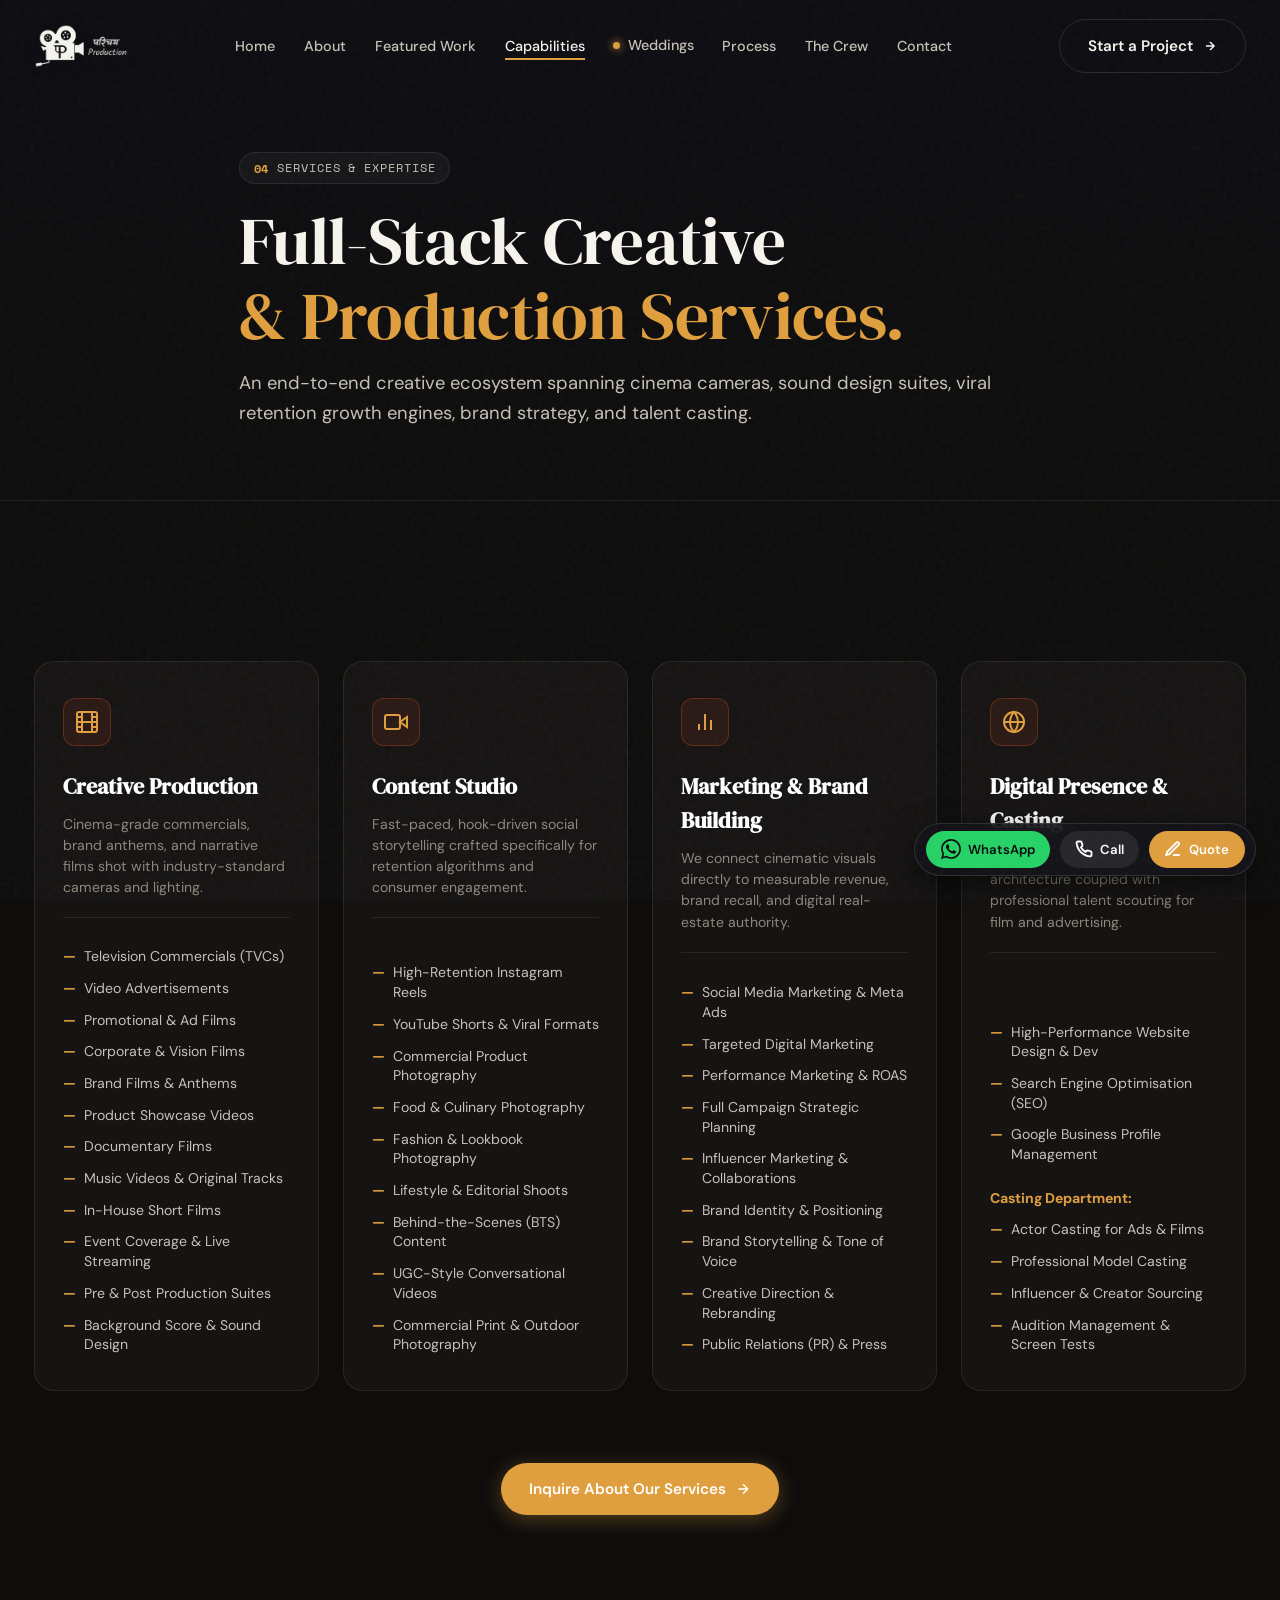
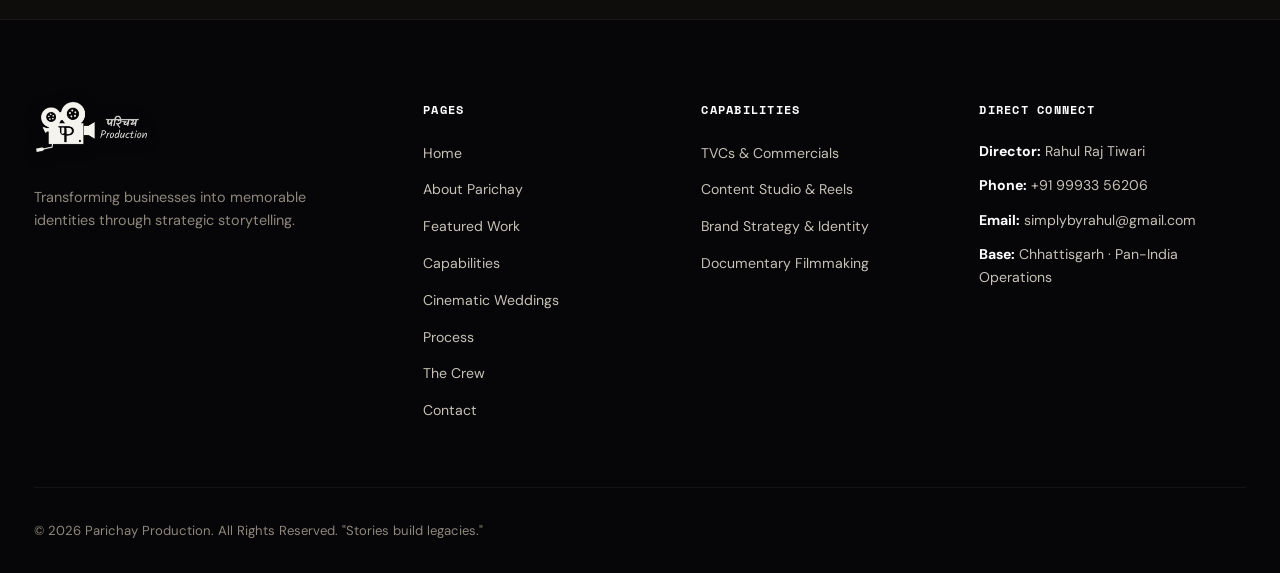
<file: services.html>
﻿<!DOCTYPE html>
<html lang="en">
<head>
  <meta charset="UTF-8">
  <meta name="viewport" content="width=device-width, initial-scale=1.0">
  <title>Capabilities & Services | Parichay Production</title>
  <meta name="description" content="Full-stack creative and production suite: TV commercials, content studio, viral reels, marketing, brand identity, web design, and professional casting.">
  <link rel="icon" type="image/svg+xml" href="assets/images/favicon.svg">
  <link rel="icon" type="image/png" sizes="64x64" href="assets/images/favicon.png">
  <link rel="apple-touch-icon" href="assets/images/favicon.png">
  <link rel="manifest" href="site.webmanifest">
  <link rel="stylesheet" href="styles.css">
  <link rel="preconnect" href="https://fonts.googleapis.com">
  <link rel="preconnect" href="https://fonts.gstatic.com" crossorigin>
  <link href="https://fonts.googleapis.com/css2?family=DM+Sans:ital,opsz,wght@0,9..40,300..800;1,9..40,300..800&family=DM+Serif+Display:ital@0;1&family=Rozha+One&family=Space+Mono:ital,wght@0,400;0,700;1,400&display=swap" rel="stylesheet">
</head>
<body>
  <div class="film-grain-overlay" aria-hidden="true"></div>

  <!-- Header -->
  <header class="site-header scrolled" id="header">
    <div class="header-container">
      <a href="/" class="brand-logo" aria-label="Parichay Production Home">
        <img src="assets/images/logo_white.png" alt="Parichay Production (परिचय Production)" class="brand-logo-img">
      </a>

      <nav class="desktop-nav">
        <ul class="nav-links">
          <li><a href="/" class="nav-link">Home</a></li>
          <li><a href="/about" class="nav-link">About</a></li>
          <li><a href="/work" class="nav-link">Featured Work</a></li>
          <li><a href="/services" class="nav-link active">Capabilities</a></li>
          <li><a href="/weddings" class="nav-link special-link"><span class="pulse-dot"></span>Weddings</a></li>
          <li><a href="/process" class="nav-link">Process</a></li>
          <li><a href="/team" class="nav-link">The Crew</a></li>
          <li><a href="/contact" class="nav-link">Contact</a></li>
        </ul>
      </nav>

      <div class="header-actions">
        <a href="/contact" class="btn btn-outline">
          <span>Start a Project</span>
          <svg width="14" height="14" viewBox="0 0 24 24" fill="none" stroke="currentColor" stroke-width="2.5"><path d="M5 12h14M12 5l7 7-7 7"/></svg>
        </a>
        <button class="menu-toggle" id="menuToggle" aria-label="Toggle navigation menu">
          <span></span><span></span><span></span>
        </button>
      </div>
    </div>
  </header>

  <!-- Mobile Drawer -->
  <div class="mobile-drawer" id="mobileDrawer">
    <div class="mobile-drawer-inner">
      <div class="mobile-drawer-header">
        <img src="assets/images/logo_white.png" alt="Parichay Production" style="height: 36px; width: auto;">
        <button class="drawer-close" id="drawerClose">&times;</button>
      </div>
      <ul class="mobile-nav-list">
        <li><a href="/" class="mobile-nav-link">Home</a></li>
        <li><a href="/about" class="mobile-nav-link">01 / About Us</a></li>
        <li><a href="/work" class="mobile-nav-link">02 / Featured Work</a></li>
        <li><a href="/services" class="mobile-nav-link active">03 / Capabilities</a></li>
        <li><a href="/weddings" class="mobile-nav-link mobile-highlight">04 / Cinematic Weddings</a></li>
        <li><a href="/process" class="mobile-nav-link">05 / Scene-by-Scene Process</a></li>
        <li><a href="/team" class="mobile-nav-link">06 / Meet The Team</a></li>
        <li><a href="/contact" class="mobile-nav-link">07 / Contact & Inquiries</a></li>
      </ul>
      <div class="mobile-drawer-footer">
        <a href="tel:+919993356206" class="contact-pill-link">
          <svg width="16" height="16" viewBox="0 0 24 24" fill="none" stroke="currentColor" stroke-width="2"><path d="M22 16.92v3a2 2 0 0 1-2.18 2 19.79 19.79 0 0 1-8.63-3.07 19.5 19.5 0 0 1-6-6 19.79 19.79 0 0 1-3.07-8.67A2 2 0 0 1 4.11 2h3a2 2 0 0 1 2 1.72 12.84 12.84 0 0 0 .7 2.81 2 2 0 0 1-.45 2.11L8.09 9.91a16 16 0 0 0 6 6l1.27-1.27a2 2 0 0 1 2.11-.45 12.84 12.84 0 0 0 2.81.7A2 2 0 0 1 22 16.92z"/></svg>
          +91 99933 56206
        </a>
        <a href="mailto:simplybyrahul@gmail.com" class="contact-pill-link">
          <svg width="16" height="16" viewBox="0 0 24 24" fill="none" stroke="currentColor" stroke-width="2"><path d="M4 4h16c1.1 0 2 .9 2 2v12c0 1.1-.9 2-2 2H4c-1.1 0-2-.9-2-2V6c0-1.1.9-2 2-2z"/><polyline points="22,6 12,13 2,6"/></svg>
          simplybyrahul@gmail.com
        </a>
      </div>
    </div>
  </div>

  <main>
    <!-- Page Hero Banner -->
    <section class="page-hero">
      <div class="container page-hero-content">
        <div class="section-badge">
          <span class="badge-num">04</span>
          <span class="badge-title">SERVICES & EXPERTISE</span>
        </div>
        <h1 class="page-hero-title">
          Full-Stack Creative<br>
          <span class="text-orange">& Production Services.</span>
        </h1>
        <p class="page-hero-desc">
          An end-to-end creative ecosystem spanning cinema cameras, sound design suites, viral retention growth engines, brand strategy, and talent casting.
        </p>
      </div>
    </section>

    <!-- Services Grid -->
    <section class="section services-section">
      <div class="container">
        <div class="services-columns-grid">

          <!-- Pillar 1: Creative Production -->
          <div class="service-category-card" id="creative-production">
            <div class="cat-card-header">
              <div class="cat-icon-frame">
                <svg width="24" height="24" viewBox="0 0 24 24" fill="none" stroke="currentColor" stroke-width="2"><rect x="2" y="2" width="20" height="20" rx="2.18" ry="2.18"/><line x1="7" y1="2" x2="7" y2="22"/><line x1="17" y1="2" x2="17" y2="22"/><line x1="2" y1="12" x2="22" y2="12"/><line x1="2" y1="7" x2="7" y2="7"/><line x1="2" y1="17" x2="7" y2="17"/><line x1="17" y1="17" x2="22" y2="17"/><line x1="17" y1="7" x2="22" y2="7"/></svg>
              </div>
              <h3 class="cat-title">Creative Production</h3>
              <p class="cat-desc">Cinema-grade commercials, brand anthems, and narrative films shot with industry-standard cameras and lighting.</p>
            </div>
            <ul class="service-item-list">
              <li><span>Television Commercials (TVCs)</span></li>
              <li><span>Video Advertisements</span></li>
              <li><span>Promotional & Ad Films</span></li>
              <li><span>Corporate & Vision Films</span></li>
              <li><span>Brand Films & Anthems</span></li>
              <li><span>Product Showcase Videos</span></li>
              <li><span>Documentary Films</span></li>
              <li><span>Music Videos & Original Tracks</span></li>
              <li><span>In-House Short Films</span></li>
              <li><span>Event Coverage & Live Streaming</span></li>
              <li><span>Pre & Post Production Suites</span></li>
              <li><span>Background Score & Sound Design</span></li>
            </ul>
          </div>

          <!-- Pillar 2: Content Studio -->
          <div class="service-category-card" id="content-studio">
            <div class="cat-card-header">
              <div class="cat-icon-frame">
                <svg width="24" height="24" viewBox="0 0 24 24" fill="none" stroke="currentColor" stroke-width="2"><path d="M23 7l-7 5 7 5V7z"/><rect x="1" y="5" width="15" height="14" rx="2" ry="2"/></svg>
              </div>
              <h3 class="cat-title">Content Studio</h3>
              <p class="cat-desc">Fast-paced, hook-driven social storytelling crafted specifically for retention algorithms and consumer engagement.</p>
            </div>
            <ul class="service-item-list">
              <li><span>High-Retention Instagram Reels</span></li>
              <li><span>YouTube Shorts & Viral Formats</span></li>
              <li><span>Commercial Product Photography</span></li>
              <li><span>Food & Culinary Photography</span></li>
              <li><span>Fashion & Lookbook Photography</span></li>
              <li><span>Lifestyle & Editorial Shoots</span></li>
              <li><span>Behind-the-Scenes (BTS) Content</span></li>
              <li><span>UGC-Style Conversational Videos</span></li>
              <li><span>Commercial Print & Outdoor Photography</span></li>
            </ul>
          </div>

          <!-- Pillar 3: Marketing & Brand Building -->
          <div class="service-category-card" id="marketing-brand">
            <div class="cat-card-header">
              <div class="cat-icon-frame">
                <svg width="24" height="24" viewBox="0 0 24 24" fill="none" stroke="currentColor" stroke-width="2"><line x1="18" y1="20" x2="18" y2="10"/><line x1="12" y1="20" x2="12" y2="4"/><line x1="6" y1="20" x2="6" y2="14"/></svg>
              </div>
              <h3 class="cat-title">Marketing & Brand Building</h3>
              <p class="cat-desc">We connect cinematic visuals directly to measurable revenue, brand recall, and digital real-estate authority.</p>
            </div>
            <ul class="service-item-list">
              <li><span>Social Media Marketing & Meta Ads</span></li>
              <li><span>Targeted Digital Marketing</span></li>
              <li><span>Performance Marketing & ROAS</span></li>
              <li><span>Full Campaign Strategic Planning</span></li>
              <li><span>Influencer Marketing & Collaborations</span></li>
              <li><span>Brand Identity & Positioning</span></li>
              <li><span>Brand Storytelling & Tone of Voice</span></li>
              <li><span>Creative Direction & Rebranding</span></li>
              <li><span>Public Relations (PR) & Press</span></li>
            </ul>
          </div>

          <!-- Pillar 4: Digital Presence & Casting -->
          <div class="service-category-card" id="digital-casting">
            <div class="cat-card-header">
              <div class="cat-icon-frame">
                <svg width="24" height="24" viewBox="0 0 24 24" fill="none" stroke="currentColor" stroke-width="2"><circle cx="12" cy="12" r="10"/><line x1="2" y1="12" x2="22" y2="12"/><path d="M12 2a15.3 15.3 0 0 1 4 10 15.3 15.3 0 0 1-4 10 15.3 15.3 0 0 1-4-10 15.3 15.3 0 0 1 4-10z"/></svg>
              </div>
              <h3 class="cat-title">Digital Presence & Casting</h3>
              <p class="cat-desc">Complete online ecosystem architecture coupled with professional talent scouting for film and advertising.</p>
            </div>
            <ul class="service-item-list">
              <li><span>High-Performance Website Design & Dev</span></li>
              <li><span>Search Engine Optimisation (SEO)</span></li>
              <li><span>Google Business Profile Management</span></li>
              <li class="talent-subhead"><strong>Casting Department:</strong></li>
              <li><span>Actor Casting for Ads & Films</span></li>
              <li><span>Professional Model Casting</span></li>
              <li><span>Influencer & Creator Sourcing</span></li>
              <li><span>Audition Management & Screen Tests</span></li>
            </ul>
          </div>

        </div>

        <div style="margin-top: 4.5rem; text-align: center;">
          <a href="/contact" class="btn btn-primary">
            <span>Inquire About Our Services</span>
            <svg width="16" height="16" viewBox="0 0 24 24" fill="none" stroke="currentColor" stroke-width="2"><path d="M5 12h14M12 5l7 7-7 7"/></svg>
          </a>
        </div>
      </div>
    </section>
  </main>

  <!-- Footer -->
  <footer class="site-footer">
    <div class="container">
      <div class="footer-top-row">
        <div class="footer-brand">
          <a href="/" class="brand-logo" aria-label="Parichay Production Home">
            <img src="assets/images/logo_white.png" alt="Parichay Production (परिचय Production)" class="brand-logo-img">
          </a>
          <p class="footer-tagline">Transforming businesses into memorable identities through strategic storytelling.</p>
        </div>

        <div class="footer-links-col">
          <h4>Pages</h4>
          <ul>
            <li><a href="/">Home</a></li>
            <li><a href="/about">About Parichay</a></li>
            <li><a href="/work">Featured Work</a></li>
            <li><a href="/services">Capabilities</a></li>
            <li><a href="/weddings">Cinematic Weddings</a></li>
            <li><a href="/process">Process</a></li>
            <li><a href="/team">The Crew</a></li>
            <li><a href="/contact">Contact</a></li>
          </ul>
        </div>

        <div class="footer-links-col">
          <h4>Capabilities</h4>
          <ul>
            <li><a href="/services">TVCs & Commercials</a></li>
            <li><a href="/services">Content Studio & Reels</a></li>
            <li><a href="/services">Brand Strategy & Identity</a></li>
            <li><a href="/services">Documentary Filmmaking</a></li>
          </ul>
        </div>

        <div class="footer-contact-col">
          <h4>Direct Connect</h4>
          <p class="footer-contact-item"><strong>Director:</strong> Rahul Raj Tiwari</p>
          <p class="footer-contact-item"><strong>Phone:</strong> <a href="tel:+919993356206">+91 99933 56206</a></p>
          <p class="footer-contact-item"><strong>Email:</strong> <a href="mailto:simplybyrahul@gmail.com">simplybyrahul@gmail.com</a></p>
          <p class="footer-contact-item"><strong>Base:</strong> Chhattisgarh · Pan-India Operations</p>
        </div>
      </div>
      <div class="footer-bottom-bar">
        <p>&copy; 2026 Parichay Production. All Rights Reserved. "Stories build legacies."</p>
      </div>
    </div>
  </footer>

  <!-- Floating Quick-Action Dock -->
  <div class="floating-dock" id="floatingDock">
    <a href="https://wa.me/919993356206?text=Hi%20Rahul,%20I'd%20like%20to%20discuss%20a%20project%20with%20Parichay%20Production." target="_blank" rel="noopener noreferrer" class="dock-btn dock-whatsapp" aria-label="Chat on WhatsApp">
      <svg width="20" height="20" viewBox="0 0 24 24" fill="currentColor"><path d="M.057 24l1.687-6.163c-1.041-1.804-1.588-3.849-1.587-5.946.003-6.556 5.338-11.891 11.893-11.891 3.181.001 6.167 1.24 8.413 3.488 2.245 2.248 3.481 5.236 3.48 8.414-.003 6.557-5.338 11.892-11.893 11.892-1.99-.001-3.951-.5-5.688-1.448l-6.305 1.654zm6.597-3.807c1.676.995 3.276 1.591 5.392 1.592 5.448 0 9.886-4.434 9.889-9.885.002-5.462-4.415-9.89-9.881-9.892-5.452 0-9.887 4.434-9.889 9.884-.001 2.225.651 3.891 1.746 5.634l-.999 3.648 3.742-.981zm11.387-5.464c-.074-.124-.272-.198-.57-.347-.297-.149-1.758-.868-2.031-.967-.272-.099-.47-.149-.669.149-.198.297-.768.967-.941 1.165-.173.198-.347.223-.644.074-.297-.149-1.255-.462-2.39-1.475-.883-.788-1.48-1.761-1.653-2.059-.173-.297-.018-.458.13-.606.134-.133.297-.347.446-.521.151-.172.2-.296.3-.495.099-.198.05-.372-.025-.521-.075-.148-.669-1.611-.916-2.206-.242-.579-.487-.501-.669-.51l-.57-.01c-.198 0-.52.074-.792.372s-1.04 1.016-1.04 2.479 1.065 2.876 1.213 3.074c.149.198 2.095 3.2 5.076 4.487.709.306 1.263.489 1.694.626.712.226 1.36.194 1.872.118.571-.085 1.758-.719 2.006-1.413.248-.695.248-1.29.173-1.414z"/></svg>
      <span>WhatsApp</span>
    </a>
    <a href="tel:+919993356206" class="dock-btn dock-call" aria-label="Call Director">
      <svg width="18" height="18" viewBox="0 0 24 24" fill="none" stroke="currentColor" stroke-width="2.5"><path d="M22 16.92v3a2 2 0 0 1-2.18 2 19.79 19.79 0 0 1-8.63-3.07 19.5 19.5 0 0 1-6-6 19.79 19.79 0 0 1-3.07-8.67A2 2 0 0 1 4.11 2h3a2 2 0 0 1 2 1.72 12.84 12.84 0 0 0 .7 2.81 2 2 0 0 1-.45 2.11L8.09 9.91a16 16 0 0 0 6 6l1.27-1.27a2 2 0 0 1 2.11-.45 12.84 12.84 0 0 0 2.81.7A2 2 0 0 1 22 16.92z"/></svg>
      <span>Call</span>
    </a>
    <a href="/contact" class="dock-btn dock-quote" aria-label="Get a custom quote">
      <svg width="18" height="18" viewBox="0 0 24 24" fill="none" stroke="currentColor" stroke-width="2.5"><path d="M12 20h9"/><path d="M16.5 3.5a2.121 2.121 0 0 1 3 3L7 19l-4 1 1-4L16.5 3.5z"/></svg>
      <span>Quote</span>
    </a>
  </div>

  <script src="script.js"></script>
</body>
</html>
</file>
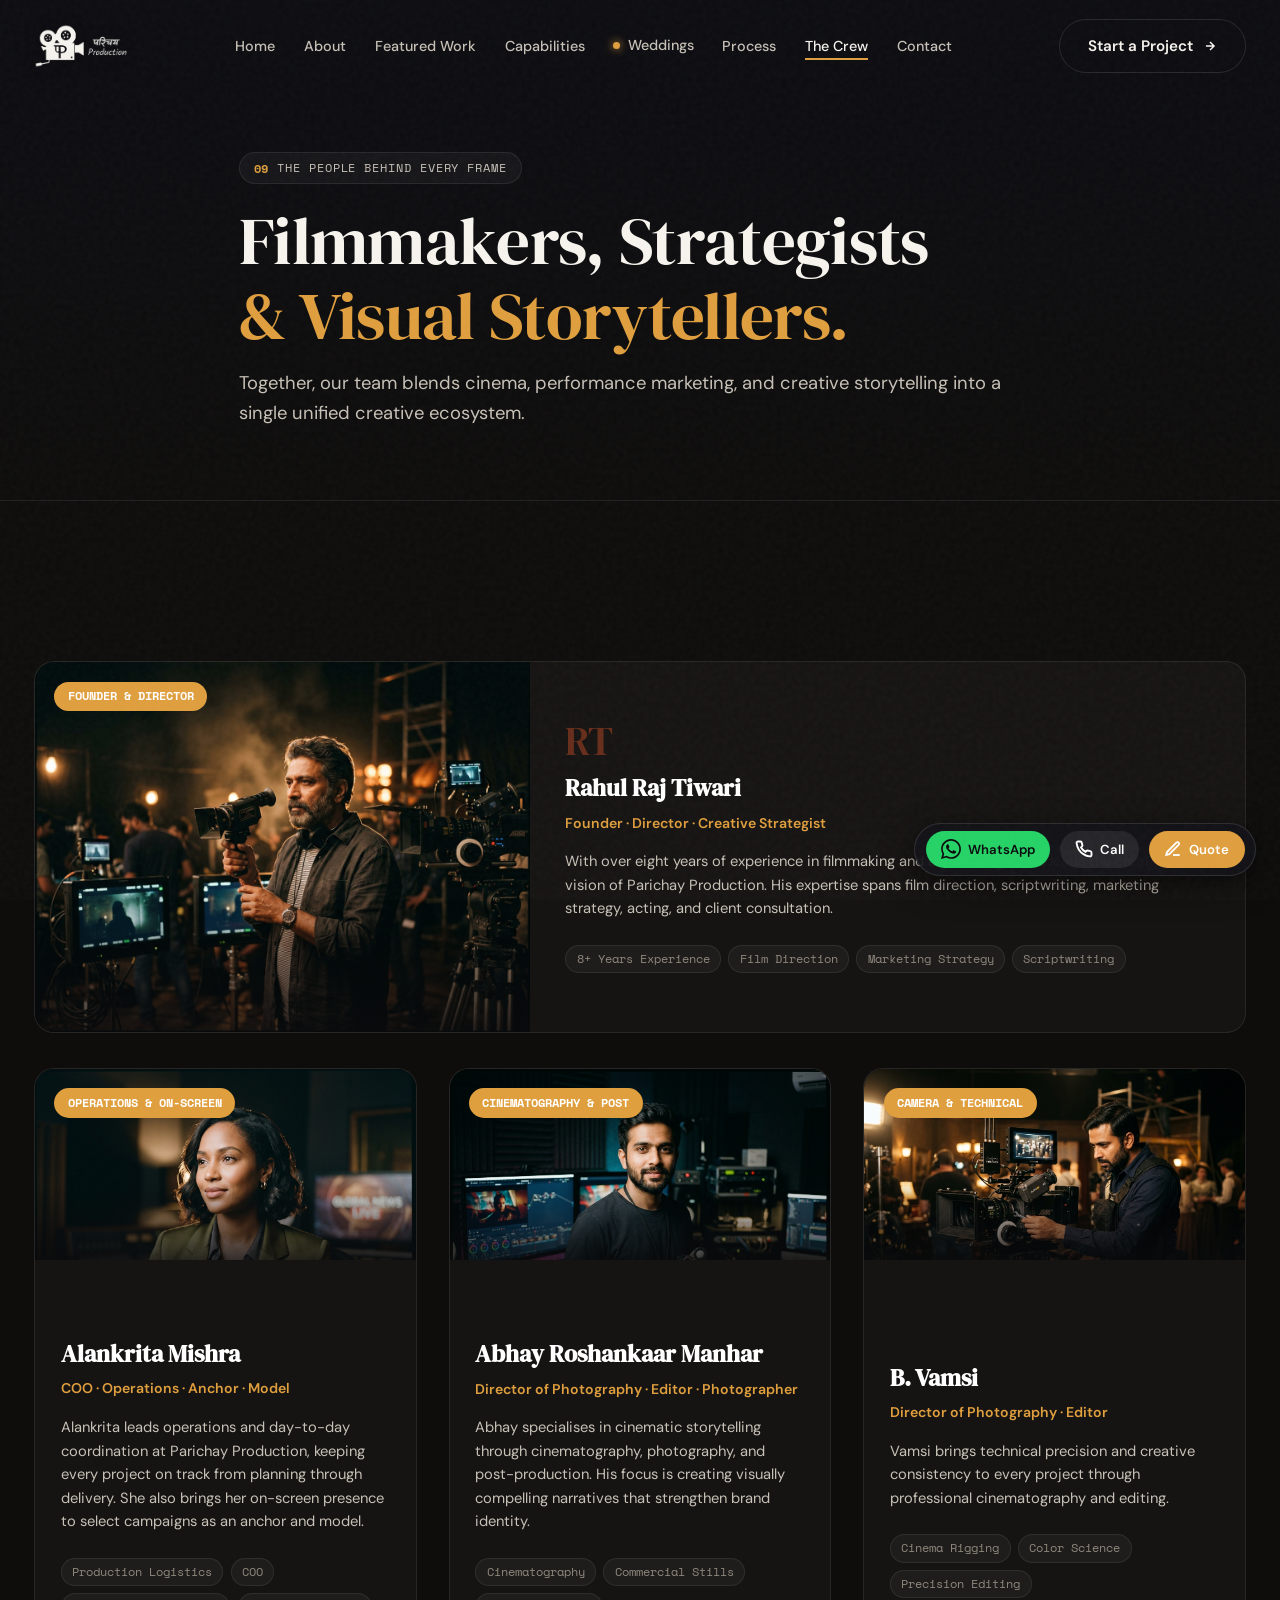
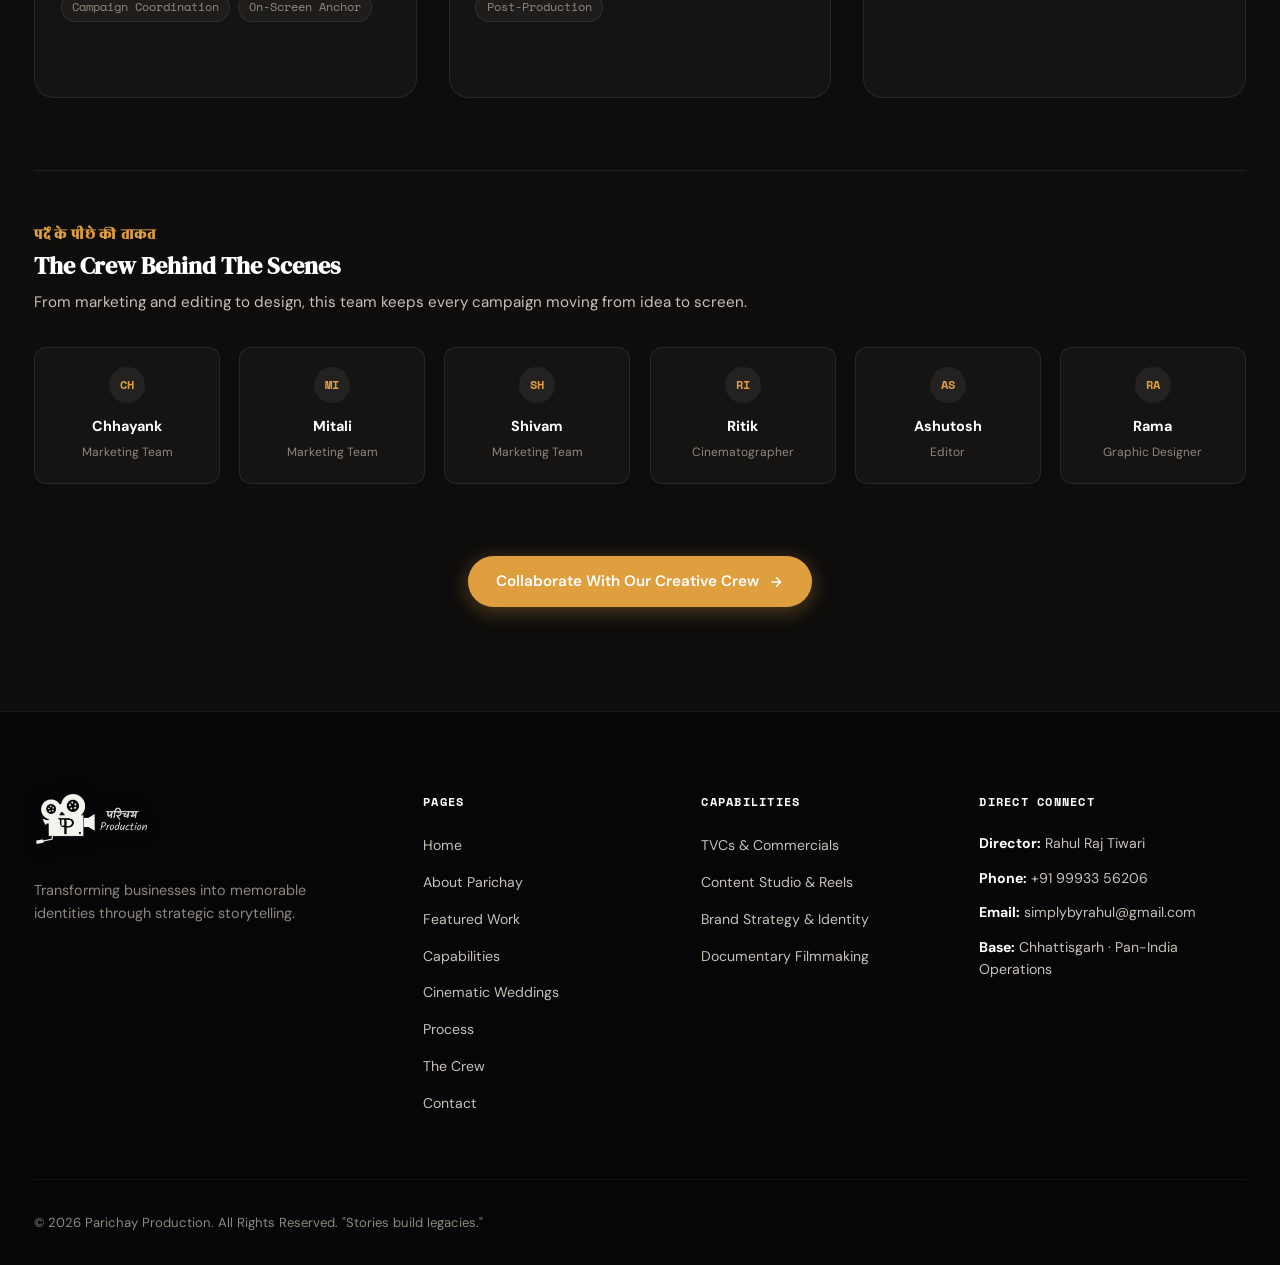
<file: team.html>
﻿<!DOCTYPE html>
<html lang="en">
<head>
  <meta charset="UTF-8">
  <meta name="viewport" content="width=device-width, initial-scale=1.0">
  <title>Meet The Team | Parichay Production</title>
  <meta name="description" content="The directors, cinematographers, editors, and strategists behind Parichay Production. Led by Founder & Director Rahul Raj Tiwari.">
  <link rel="icon" type="image/svg+xml" href="assets/images/favicon.svg">
  <link rel="icon" type="image/png" sizes="64x64" href="assets/images/favicon.png">
  <link rel="apple-touch-icon" href="assets/images/favicon.png">
  <link rel="manifest" href="site.webmanifest">
  <link rel="stylesheet" href="styles.css">
  <link rel="preconnect" href="https://fonts.googleapis.com">
  <link rel="preconnect" href="https://fonts.gstatic.com" crossorigin>
  <link href="https://fonts.googleapis.com/css2?family=DM+Sans:ital,opsz,wght@0,9..40,300..800;1,9..40,300..800&family=DM+Serif+Display:ital@0;1&family=Rozha+One&family=Space+Mono:ital,wght@0,400;0,700;1,400&display=swap" rel="stylesheet">
</head>
<body>
  <div class="film-grain-overlay" aria-hidden="true"></div>

  <!-- Header -->
  <header class="site-header scrolled" id="header">
    <div class="header-container">
      <a href="/" class="brand-logo" aria-label="Parichay Production Home">
        <img src="assets/images/logo_white.png" alt="Parichay Production (परिचय Production)" class="brand-logo-img">
      </a>

      <nav class="desktop-nav">
        <ul class="nav-links">
          <li><a href="/" class="nav-link">Home</a></li>
          <li><a href="/about" class="nav-link">About</a></li>
          <li><a href="/work" class="nav-link">Featured Work</a></li>
          <li><a href="/services" class="nav-link">Capabilities</a></li>
          <li><a href="/weddings" class="nav-link special-link"><span class="pulse-dot"></span>Weddings</a></li>
          <li><a href="/process" class="nav-link">Process</a></li>
          <li><a href="/team" class="nav-link active">The Crew</a></li>
          <li><a href="/contact" class="nav-link">Contact</a></li>
        </ul>
      </nav>

      <div class="header-actions">
        <a href="/contact" class="btn btn-outline">
          <span>Start a Project</span>
          <svg width="14" height="14" viewBox="0 0 24 24" fill="none" stroke="currentColor" stroke-width="2.5"><path d="M5 12h14M12 5l7 7-7 7"/></svg>
        </a>
        <button class="menu-toggle" id="menuToggle" aria-label="Toggle navigation menu">
          <span></span><span></span><span></span>
        </button>
      </div>
    </div>
  </header>

  <!-- Mobile Drawer -->
  <div class="mobile-drawer" id="mobileDrawer">
    <div class="mobile-drawer-inner">
      <div class="mobile-drawer-header">
        <img src="assets/images/logo_white.png" alt="Parichay Production" style="height: 36px; width: auto;">
        <button class="drawer-close" id="drawerClose">&times;</button>
      </div>
      <ul class="mobile-nav-list">
        <li><a href="/" class="mobile-nav-link">Home</a></li>
        <li><a href="/about" class="mobile-nav-link">01 / About Us</a></li>
        <li><a href="/work" class="mobile-nav-link">02 / Featured Work</a></li>
        <li><a href="/services" class="mobile-nav-link">03 / Capabilities</a></li>
        <li><a href="/weddings" class="mobile-nav-link mobile-highlight">04 / Cinematic Weddings</a></li>
        <li><a href="/process" class="mobile-nav-link">05 / Scene-by-Scene Process</a></li>
        <li><a href="/team" class="mobile-nav-link active">06 / Meet The Team</a></li>
        <li><a href="/contact" class="mobile-nav-link">07 / Contact & Inquiries</a></li>
      </ul>
      <div class="mobile-drawer-footer">
        <a href="tel:+919993356206" class="contact-pill-link">
          <svg width="16" height="16" viewBox="0 0 24 24" fill="none" stroke="currentColor" stroke-width="2"><path d="M22 16.92v3a2 2 0 0 1-2.18 2 19.79 19.79 0 0 1-8.63-3.07 19.5 19.5 0 0 1-6-6 19.79 19.79 0 0 1-3.07-8.67A2 2 0 0 1 4.11 2h3a2 2 0 0 1 2 1.72 12.84 12.84 0 0 0 .7 2.81 2 2 0 0 1-.45 2.11L8.09 9.91a16 16 0 0 0 6 6l1.27-1.27a2 2 0 0 1 2.11-.45 12.84 12.84 0 0 0 2.81.7A2 2 0 0 1 22 16.92z"/></svg>
          +91 99933 56206
        </a>
        <a href="mailto:simplybyrahul@gmail.com" class="contact-pill-link">
          <svg width="16" height="16" viewBox="0 0 24 24" fill="none" stroke="currentColor" stroke-width="2"><path d="M4 4h16c1.1 0 2 .9 2 2v12c0 1.1-.9 2-2 2H4c-1.1 0-2-.9-2-2V6c0-1.1.9-2 2-2z"/><polyline points="22,6 12,13 2,6"/></svg>
          simplybyrahul@gmail.com
        </a>
      </div>
    </div>
  </div>

  <main>
    <!-- Page Hero Banner -->
    <section class="page-hero">
      <div class="container page-hero-content">
        <div class="section-badge">
          <span class="badge-num">09</span>
          <span class="badge-title">THE PEOPLE BEHIND EVERY FRAME</span>
        </div>
        <h1 class="page-hero-title">
          Filmmakers, Strategists<br>
          <span class="text-orange">& Visual Storytellers.</span>
        </h1>
        <p class="page-hero-desc">
          Together, our team blends cinema, performance marketing, and creative storytelling into a single unified creative ecosystem.
        </p>
      </div>
    </section>

    <!-- Leadership Grid -->
    <section class="section team-section">
      <div class="container">
        <div class="leadership-grid">

          <!-- Rahul Raj Tiwari -->
          <div class="leader-card featured-leader">
            <div class="leader-photo-wrap">
              <img src="assets/images/director_rahul.jpg" alt="Rahul Raj Tiwari — Founder & Director" loading="lazy">
              <div class="leader-overlay"></div>
              <div class="leader-badge-pill">FOUNDER & DIRECTOR</div>
            </div>
            <div class="leader-details">
              <div class="leader-initials">RT</div>
              <h3 class="leader-name">Rahul Raj Tiwari</h3>
              <p class="leader-role">Founder · Director · Creative Strategist</p>
              <p class="leader-bio">
                With over eight years of experience in filmmaking and advertising, Rahul leads the creative vision of Parichay Production. His expertise spans film direction, scriptwriting, marketing strategy, acting, and client consultation.
              </p>
              <div class="leader-tags">
                <span>8+ Years Experience</span>
                <span>Film Direction</span>
                <span>Marketing Strategy</span>
                <span>Scriptwriting</span>
              </div>
            </div>
          </div>

          <div class="leaders-row">
            <!-- Alankrita Mishra -->
            <div class="leader-card">
              <div class="leader-photo-wrap-sm">
                <img src="assets/images/leader_alankrita.jpg" alt="Alankrita Mishra — COO & Anchor" loading="lazy">
                <div class="leader-overlay"></div>
                <div class="leader-badge-pill">OPERATIONS & ON-SCREEN</div>
              </div>
              <div class="leader-details standalone-card">
                <h3 class="leader-name">Alankrita Mishra</h3>
                <p class="leader-role">COO · Operations · Anchor · Model</p>
                <p class="leader-bio">
                  Alankrita leads operations and day-to-day coordination at Parichay Production, keeping every project on track from planning through delivery. She also brings her on-screen presence to select campaigns as an anchor and model.
                </p>
                <div class="leader-tags">
                  <span>Production Logistics</span>
                  <span>COO</span>
                  <span>Campaign Coordination</span>
                  <span>On-Screen Anchor</span>
                </div>
              </div>
            </div>

            <!-- Abhay Roshankaar Manhar -->
            <div class="leader-card">
              <div class="leader-photo-wrap-sm">
                <img src="assets/images/leader_abhay.jpg" alt="Abhay Roshankaar Manhar — Cinematographer & Editor" loading="lazy">
                <div class="leader-overlay"></div>
                <div class="leader-badge-pill">CINEMATOGRAPHY & POST</div>
              </div>
              <div class="leader-details standalone-card">
                <h3 class="leader-name">Abhay Roshankaar Manhar</h3>
                <p class="leader-role">Director of Photography · Editor · Photographer</p>
                <p class="leader-bio">
                  Abhay specialises in cinematic storytelling through cinematography, photography, and post-production. His focus is creating visually compelling narratives that strengthen brand identity.
                </p>
                <div class="leader-tags">
                  <span>Cinematography</span>
                  <span>Commercial Stills</span>
                  <span>Post-Production</span>
                </div>
              </div>
            </div>

            <!-- B. Vamsi -->
            <div class="leader-card">
              <div class="leader-photo-wrap-sm">
                <img src="assets/images/leader_vamsi.jpg" alt="B. Vamsi — Cinematographer & Editor" loading="lazy">
                <div class="leader-overlay"></div>
                <div class="leader-badge-pill">CAMERA & TECHNICAL</div>
              </div>
              <div class="leader-details standalone-card">
                <h3 class="leader-name">B. Vamsi</h3>
                <p class="leader-role">Director of Photography · Editor</p>
                <p class="leader-bio">
                  Vamsi brings technical precision and creative consistency to every project through professional cinematography and editing.
                </p>
                <div class="leader-tags">
                  <span>Cinema Rigging</span>
                  <span>Color Science</span>
                  <span>Precision Editing</span>
                </div>
              </div>
            </div>
          </div>

        </div>

        <!-- Behind The Scenes Crew -->
        <div class="crew-section-block">
          <div class="crew-header">
            <span class="hindi-tag" style="font-size: 0.95rem; margin-bottom: 0.3rem; display: block;">पर्दे के पीछे की ताकत</span>
            <h3>The Crew Behind The Scenes</h3>
            <p>From marketing and editing to design, this team keeps every campaign moving from idea to screen.</p>
          </div>

          <div class="crew-grid">
            <div class="crew-chip">
              <span class="crew-initial">CH</span>
              <div class="crew-meta">
                <strong>Chhayank</strong>
                <span>Marketing Team</span>
              </div>
            </div>
            <div class="crew-chip">
              <span class="crew-initial">MI</span>
              <div class="crew-meta">
                <strong>Mitali</strong>
                <span>Marketing Team</span>
              </div>
            </div>
            <div class="crew-chip">
              <span class="crew-initial">SH</span>
              <div class="crew-meta">
                <strong>Shivam</strong>
                <span>Marketing Team</span>
              </div>
            </div>
            <div class="crew-chip">
              <span class="crew-initial">RI</span>
              <div class="crew-meta">
                <strong>Ritik</strong>
                <span>Cinematographer</span>
              </div>
            </div>
            <div class="crew-chip">
              <span class="crew-initial">AS</span>
              <div class="crew-meta">
                <strong>Ashutosh</strong>
                <span>Editor</span>
              </div>
            </div>
            <div class="crew-chip">
              <span class="crew-initial">RA</span>
              <div class="crew-meta">
                <strong>Rama</strong>
                <span>Graphic Designer</span>
              </div>
            </div>
          </div>
        </div>

        <div style="margin-top: 4.5rem; text-align: center;">
          <a href="/contact" class="btn btn-primary">
            <span>Collaborate With Our Creative Crew</span>
            <svg width="16" height="16" viewBox="0 0 24 24" fill="none" stroke="currentColor" stroke-width="2"><path d="M5 12h14M12 5l7 7-7 7"/></svg>
          </a>
        </div>
      </div>
    </section>
  </main>

  <!-- Footer -->
  <footer class="site-footer">
    <div class="container">
      <div class="footer-top-row">
        <div class="footer-brand">
          <a href="/" class="brand-logo" aria-label="Parichay Production Home">
            <img src="assets/images/logo_white.png" alt="Parichay Production (परिचय Production)" class="brand-logo-img">
          </a>
          <p class="footer-tagline">Transforming businesses into memorable identities through strategic storytelling.</p>
        </div>

        <div class="footer-links-col">
          <h4>Pages</h4>
          <ul>
            <li><a href="/">Home</a></li>
            <li><a href="/about">About Parichay</a></li>
            <li><a href="/work">Featured Work</a></li>
            <li><a href="/services">Capabilities</a></li>
            <li><a href="/weddings">Cinematic Weddings</a></li>
            <li><a href="/process">Process</a></li>
            <li><a href="/team">The Crew</a></li>
            <li><a href="/contact">Contact</a></li>
          </ul>
        </div>

        <div class="footer-links-col">
          <h4>Capabilities</h4>
          <ul>
            <li><a href="/services">TVCs & Commercials</a></li>
            <li><a href="/services">Content Studio & Reels</a></li>
            <li><a href="/services">Brand Strategy & Identity</a></li>
            <li><a href="/services">Documentary Filmmaking</a></li>
          </ul>
        </div>

        <div class="footer-contact-col">
          <h4>Direct Connect</h4>
          <p class="footer-contact-item"><strong>Director:</strong> Rahul Raj Tiwari</p>
          <p class="footer-contact-item"><strong>Phone:</strong> <a href="tel:+919993356206">+91 99933 56206</a></p>
          <p class="footer-contact-item"><strong>Email:</strong> <a href="mailto:simplybyrahul@gmail.com">simplybyrahul@gmail.com</a></p>
          <p class="footer-contact-item"><strong>Base:</strong> Chhattisgarh · Pan-India Operations</p>
        </div>
      </div>
      <div class="footer-bottom-bar">
        <p>&copy; 2026 Parichay Production. All Rights Reserved. "Stories build legacies."</p>
      </div>
    </div>
  </footer>

  <!-- Floating Quick-Action Dock -->
  <div class="floating-dock" id="floatingDock">
    <a href="https://wa.me/919993356206?text=Hi%20Rahul,%20I'd%20like%20to%20discuss%20a%20project%20with%20Parichay%20Production." target="_blank" rel="noopener noreferrer" class="dock-btn dock-whatsapp" aria-label="Chat on WhatsApp">
      <svg width="20" height="20" viewBox="0 0 24 24" fill="currentColor"><path d="M.057 24l1.687-6.163c-1.041-1.804-1.588-3.849-1.587-5.946.003-6.556 5.338-11.891 11.893-11.891 3.181.001 6.167 1.24 8.413 3.488 2.245 2.248 3.481 5.236 3.48 8.414-.003 6.557-5.338 11.892-11.893 11.892-1.99-.001-3.951-.5-5.688-1.448l-6.305 1.654zm6.597-3.807c1.676.995 3.276 1.591 5.392 1.592 5.448 0 9.886-4.434 9.889-9.885.002-5.462-4.415-9.89-9.881-9.892-5.452 0-9.887 4.434-9.889 9.884-.001 2.225.651 3.891 1.746 5.634l-.999 3.648 3.742-.981zm11.387-5.464c-.074-.124-.272-.198-.57-.347-.297-.149-1.758-.868-2.031-.967-.272-.099-.47-.149-.669.149-.198.297-.768.967-.941 1.165-.173.198-.347.223-.644.074-.297-.149-1.255-.462-2.39-1.475-.883-.788-1.48-1.761-1.653-2.059-.173-.297-.018-.458.13-.606.134-.133.297-.347.446-.521.151-.172.2-.296.3-.495.099-.198.05-.372-.025-.521-.075-.148-.669-1.611-.916-2.206-.242-.579-.487-.501-.669-.51l-.57-.01c-.198 0-.52.074-.792.372s-1.04 1.016-1.04 2.479 1.065 2.876 1.213 3.074c.149.198 2.095 3.2 5.076 4.487.709.306 1.263.489 1.694.626.712.226 1.36.194 1.872.118.571-.085 1.758-.719 2.006-1.413.248-.695.248-1.29.173-1.414z"/></svg>
      <span>WhatsApp</span>
    </a>
    <a href="tel:+919993356206" class="dock-btn dock-call" aria-label="Call Director">
      <svg width="18" height="18" viewBox="0 0 24 24" fill="none" stroke="currentColor" stroke-width="2.5"><path d="M22 16.92v3a2 2 0 0 1-2.18 2 19.79 19.79 0 0 1-8.63-3.07 19.5 19.5 0 0 1-6-6 19.79 19.79 0 0 1-3.07-8.67A2 2 0 0 1 4.11 2h3a2 2 0 0 1 2 1.72 12.84 12.84 0 0 0 .7 2.81 2 2 0 0 1-.45 2.11L8.09 9.91a16 16 0 0 0 6 6l1.27-1.27a2 2 0 0 1 2.11-.45 12.84 12.84 0 0 0 2.81.7A2 2 0 0 1 22 16.92z"/></svg>
      <span>Call</span>
    </a>
    <a href="/contact" class="dock-btn dock-quote" aria-label="Get a custom quote">
      <svg width="18" height="18" viewBox="0 0 24 24" fill="none" stroke="currentColor" stroke-width="2.5"><path d="M12 20h9"/><path d="M16.5 3.5a2.121 2.121 0 0 1 3 3L7 19l-4 1 1-4L16.5 3.5z"/></svg>
      <span>Quote</span>
    </a>
  </div>

  <script src="script.js"></script>
</body>
</html>
</file>
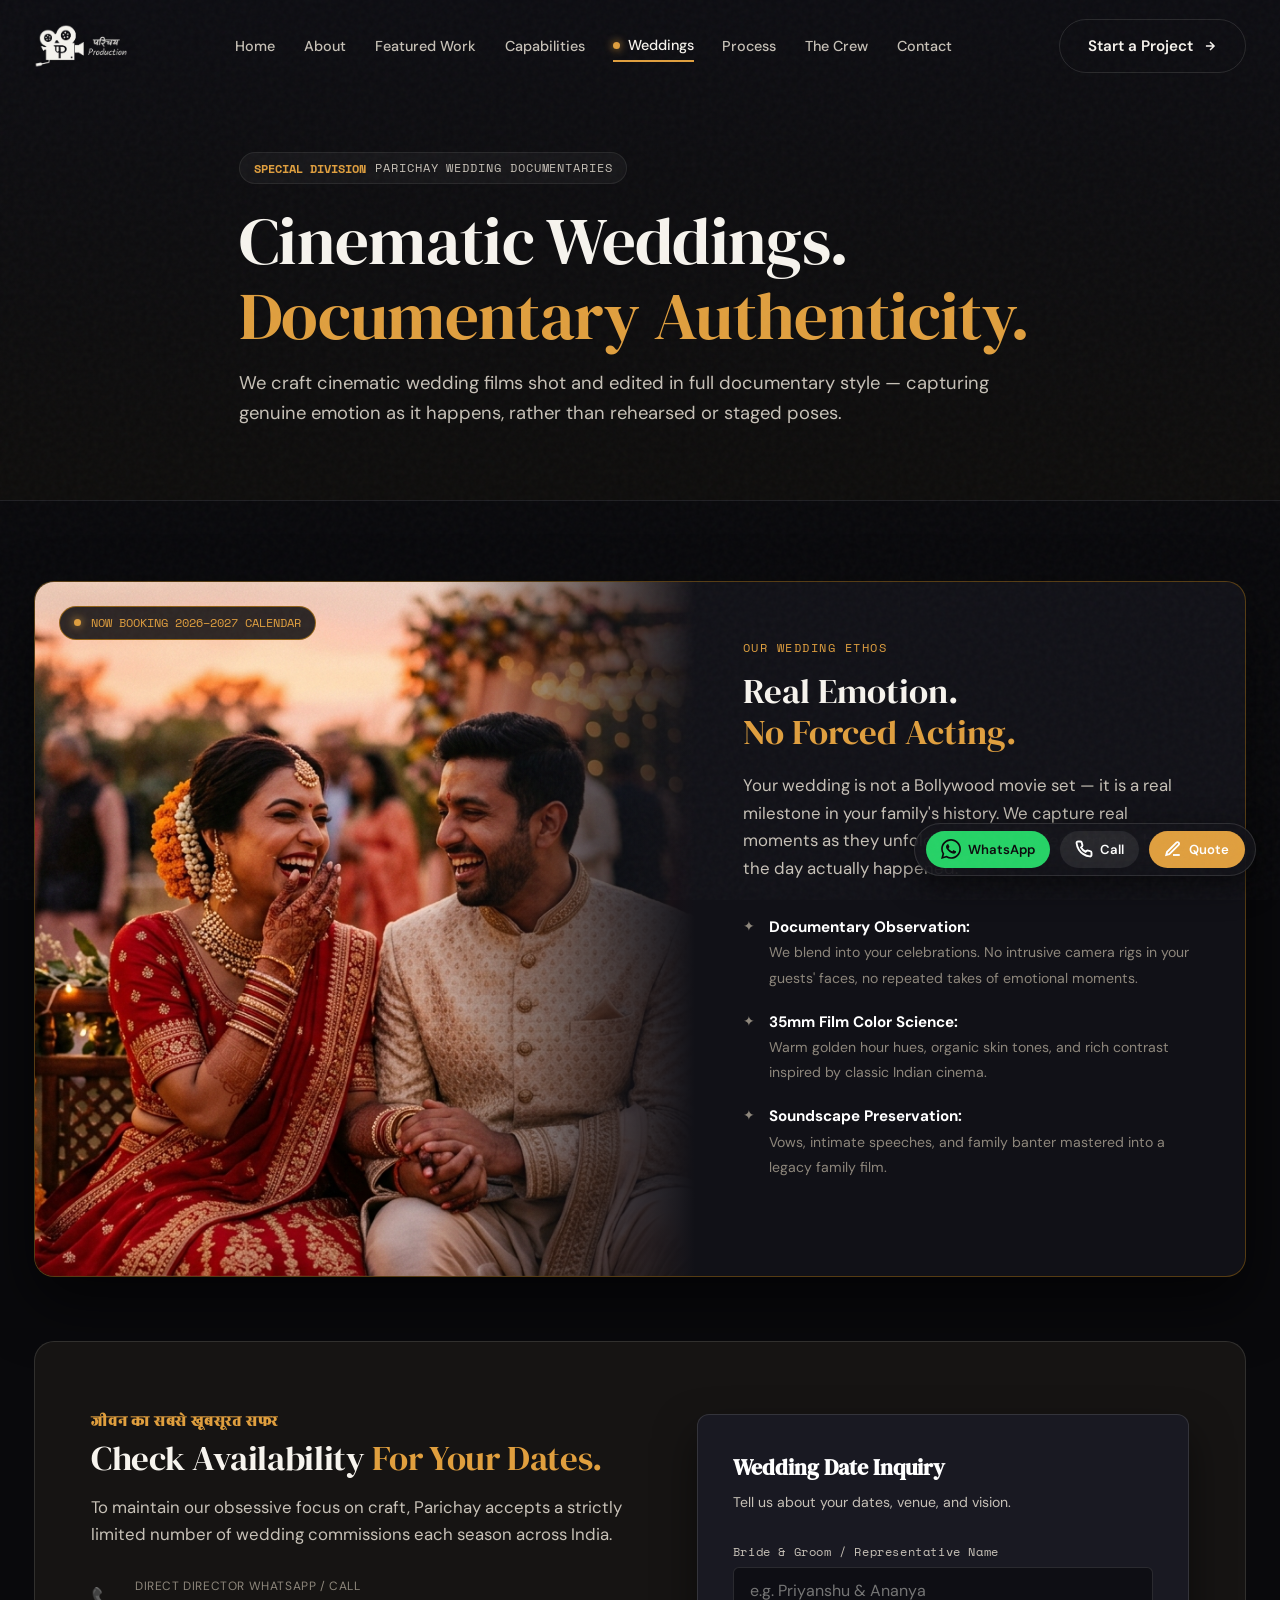
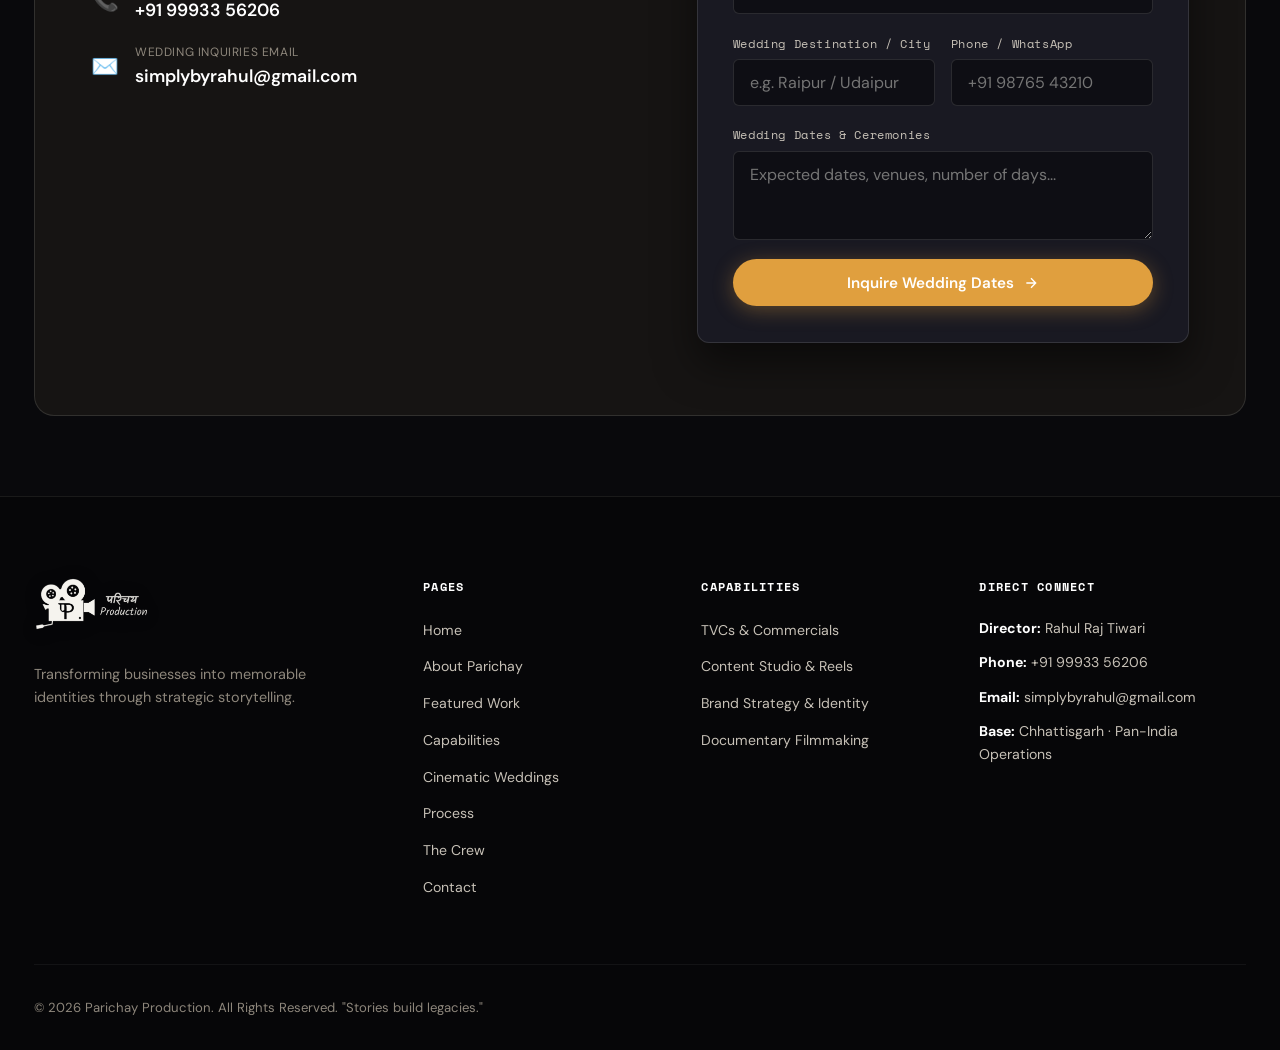
<file: weddings.html>
﻿<!DOCTYPE html>
<html lang="en">
<head>
  <meta charset="UTF-8">
  <meta name="viewport" content="width=device-width, initial-scale=1.0">
  <title>Cinematic Weddings | Parichay Production</title>
  <meta name="description" content="Cinematic Indian wedding films crafted in authentic documentary style. Raw emotions, 35mm film color science, and soundscape preservation.">
  <link rel="icon" type="image/svg+xml" href="assets/images/favicon.svg">
  <link rel="icon" type="image/png" sizes="64x64" href="assets/images/favicon.png">
  <link rel="apple-touch-icon" href="assets/images/favicon.png">
  <link rel="manifest" href="site.webmanifest">
  <link rel="stylesheet" href="styles.css">
  <link rel="preconnect" href="https://fonts.googleapis.com">
  <link rel="preconnect" href="https://fonts.gstatic.com" crossorigin>
  <link href="https://fonts.googleapis.com/css2?family=DM+Sans:ital,opsz,wght@0,9..40,300..800;1,9..40,300..800&family=DM+Serif+Display:ital@0;1&family=Rozha+One&family=Space+Mono:ital,wght@0,400;0,700;1,400&display=swap" rel="stylesheet">
</head>
<body>
  <div class="film-grain-overlay" aria-hidden="true"></div>

  <!-- Header -->
  <header class="site-header scrolled" id="header">
    <div class="header-container">
      <a href="/" class="brand-logo" aria-label="Parichay Production Home">
        <img src="assets/images/logo_white.png" alt="Parichay Production (परिचय Production)" class="brand-logo-img">
      </a>

      <nav class="desktop-nav">
        <ul class="nav-links">
          <li><a href="/" class="nav-link">Home</a></li>
          <li><a href="/about" class="nav-link">About</a></li>
          <li><a href="/work" class="nav-link">Featured Work</a></li>
          <li><a href="/services" class="nav-link">Capabilities</a></li>
          <li><a href="/weddings" class="nav-link active special-link"><span class="pulse-dot"></span>Weddings</a></li>
          <li><a href="/process" class="nav-link">Process</a></li>
          <li><a href="/team" class="nav-link">The Crew</a></li>
          <li><a href="/contact" class="nav-link">Contact</a></li>
        </ul>
      </nav>

      <div class="header-actions">
        <a href="/contact" class="btn btn-outline">
          <span>Start a Project</span>
          <svg width="14" height="14" viewBox="0 0 24 24" fill="none" stroke="currentColor" stroke-width="2.5"><path d="M5 12h14M12 5l7 7-7 7"/></svg>
        </a>
        <button class="menu-toggle" id="menuToggle" aria-label="Toggle navigation menu">
          <span></span><span></span><span></span>
        </button>
      </div>
    </div>
  </header>

  <!-- Mobile Drawer -->
  <div class="mobile-drawer" id="mobileDrawer">
    <div class="mobile-drawer-inner">
      <div class="mobile-drawer-header">
        <img src="assets/images/logo_white.png" alt="Parichay Production" style="height: 36px; width: auto;">
        <button class="drawer-close" id="drawerClose">&times;</button>
      </div>
      <ul class="mobile-nav-list">
        <li><a href="/" class="mobile-nav-link">Home</a></li>
        <li><a href="/about" class="mobile-nav-link">01 / About Us</a></li>
        <li><a href="/work" class="mobile-nav-link">02 / Featured Work</a></li>
        <li><a href="/services" class="mobile-nav-link">03 / Capabilities</a></li>
        <li><a href="/weddings" class="mobile-nav-link mobile-highlight active">04 / Cinematic Weddings</a></li>
        <li><a href="/process" class="mobile-nav-link">05 / Scene-by-Scene Process</a></li>
        <li><a href="/team" class="mobile-nav-link">06 / Meet The Team</a></li>
        <li><a href="/contact" class="mobile-nav-link">07 / Contact & Inquiries</a></li>
      </ul>
      <div class="mobile-drawer-footer">
        <a href="tel:+919993356206" class="contact-pill-link">
          <svg width="16" height="16" viewBox="0 0 24 24" fill="none" stroke="currentColor" stroke-width="2"><path d="M22 16.92v3a2 2 0 0 1-2.18 2 19.79 19.79 0 0 1-8.63-3.07 19.5 19.5 0 0 1-6-6 19.79 19.79 0 0 1-3.07-8.67A2 2 0 0 1 4.11 2h3a2 2 0 0 1 2 1.72 12.84 12.84 0 0 0 .7 2.81 2 2 0 0 1-.45 2.11L8.09 9.91a16 16 0 0 0 6 6l1.27-1.27a2 2 0 0 1 2.11-.45 12.84 12.84 0 0 0 2.81.7A2 2 0 0 1 22 16.92z"/></svg>
          +91 99933 56206
        </a>
        <a href="mailto:simplybyrahul@gmail.com" class="contact-pill-link">
          <svg width="16" height="16" viewBox="0 0 24 24" fill="none" stroke="currentColor" stroke-width="2"><path d="M4 4h16c1.1 0 2 .9 2 2v12c0 1.1-.9 2-2 2H4c-1.1 0-2-.9-2-2V6c0-1.1.9-2 2-2z"/><polyline points="22,6 12,13 2,6"/></svg>
          simplybyrahul@gmail.com
        </a>
      </div>
    </div>
  </div>

  <main>
    <!-- Page Hero Banner -->
    <section class="page-hero">
      <div class="container page-hero-content">
        <div class="section-badge">
          <span class="badge-num" style="color: var(--accent-amber);">SPECIAL DIVISION</span>
          <span class="badge-title">PARICHAY WEDDING DOCUMENTARIES</span>
        </div>
        <h1 class="page-hero-title">
          Cinematic Weddings.<br>
          <span class="text-orange">Documentary Authenticity.</span>
        </h1>
        <p class="page-hero-desc">
          We craft cinematic wedding films shot and edited in full documentary style — capturing genuine emotion as it happens, rather than rehearsed or staged poses.
        </p>
      </div>
    </section>

    <!-- Detailed Wedding Showcase Section -->
    <section class="section weddings-section">
      <div class="container">
        <div class="wedding-spotlight-card" style="margin-bottom: 4rem;">
          <div class="wedding-media-side">
            <img src="assets/images/wedding_documentary.jpg" alt="Indian Wedding Couple Candid Laugh" loading="lazy">
            <div class="wedding-overlay"></div>
            <div class="booking-status-tag">
              <span class="gold-dot"></span>
              <span>NOW BOOKING 2026–2027 CALENDAR</span>
            </div>
          </div>
          <div class="wedding-content-side">
            <span class="spotlight-tag">OUR WEDDING ETHOS</span>
            <h2 class="wedding-heading" style="font-size: 2.2rem;">
              Real Emotion.<br>
              <span class="text-orange">No Forced Acting.</span>
            </h2>
            <p class="wedding-lead">
              Your wedding is not a Bollywood movie set — it is a real milestone in your family's history. We capture real moments as they unfold, so every film feels true to how the day actually happened.
            </p>
            <div class="wedding-bullets">
              <div class="w-bullet">
                <span class="w-icon">✦</span>
                <div>
                  <strong>Documentary Observation:</strong>
                  <span>We blend into your celebrations. No intrusive camera rigs in your guests' faces, no repeated takes of emotional moments.</span>
                </div>
              </div>
              <div class="w-bullet">
                <span class="w-icon">✦</span>
                <div>
                  <strong>35mm Film Color Science:</strong>
                  <span>Warm golden hour hues, organic skin tones, and rich contrast inspired by classic Indian cinema.</span>
                </div>
              </div>
              <div class="w-bullet">
                <span class="w-icon">✦</span>
                <div>
                  <strong>Soundscape Preservation:</strong>
                  <span>Vows, intimate speeches, and family banter mastered into a legacy family film.</span>
                </div>
              </div>
            </div>
          </div>
        </div>

        <!-- Wedding Inquiry Box -->
        <div class="cta-banner-wrapper">
          <div class="cta-content-grid">
            <div>
              <span class="hindi-tag" style="font-size: 1rem; margin-bottom: 0.5rem; display: block;">जीवन का सबसे खूबसूरत सफर</span>
              <h3 class="section-heading" style="font-size: 2.2rem; margin-bottom: 1rem;">
                Check Availability <span class="text-orange">For Your Dates.</span>
              </h3>
              <p class="cta-lead">
                To maintain our obsessive focus on craft, Parichay accepts a strictly limited number of wedding commissions each season across India.
              </p>
              <div class="direct-contact-stack">
                <div class="direct-contact-item">
                  <span class="dc-icon">📞</span>
                  <div>
                    <span class="dc-label">Direct Director WhatsApp / Call</span>
                    <a href="tel:+919993356206" class="dc-val">+91 99933 56206</a>
                  </div>
                </div>
                <div class="direct-contact-item">
                  <span class="dc-icon">✉️</span>
                  <div>
                    <span class="dc-label">Wedding Inquiries Email</span>
                    <a href="mailto:simplybyrahul@gmail.com" class="dc-val">simplybyrahul@gmail.com</a>
                  </div>
                </div>
              </div>
            </div>

            <div class="inquiry-form-card">
              <div class="form-header">
                <h3>Wedding Date Inquiry</h3>
                <p>Tell us about your dates, venue, and vision.</p>
              </div>
              <form id="projectInquiryForm" class="inquiry-form">
                <div class="form-group">
                  <label for="clientName">Bride & Groom / Representative Name</label>
                  <input type="text" id="clientName" name="name" placeholder="e.g. Priyanshu & Ananya" required>
                </div>
                <div class="form-row">
                  <div class="form-group">
                    <label for="clientCompany">Wedding Destination / City</label>
                    <input type="text" id="clientCompany" name="company" placeholder="e.g. Raipur / Udaipur" required>
                  </div>
                  <div class="form-group">
                    <label for="clientPhone">Phone / WhatsApp</label>
                    <input type="tel" id="clientPhone" name="phone" placeholder="+91 98765 43210" required>
                  </div>
                </div>
                <input type="hidden" id="serviceInterest" name="service" value="Cinematic Wedding Documentary">
                <div class="form-group">
                  <label for="projectDetails">Wedding Dates & Ceremonies</label>
                  <textarea id="projectDetails" name="message" rows="3" placeholder="Expected dates, venues, number of days..." required></textarea>
                </div>
                <button type="submit" class="btn btn-primary btn-block">
                  <span>Inquire Wedding Dates</span>
                  <svg width="16" height="16" viewBox="0 0 24 24" fill="none" stroke="currentColor" stroke-width="2"><path d="M5 12h14M12 5l7 7-7 7"/></svg>
                </button>
                <div id="formStatusMsg" class="form-status-msg" aria-live="polite"></div>
              </form>
            </div>
          </div>
        </div>

      </div>
    </section>
  </main>

  <!-- Footer -->
  <footer class="site-footer">
    <div class="container">
      <div class="footer-top-row">
        <div class="footer-brand">
          <a href="/" class="brand-logo" aria-label="Parichay Production Home">
            <img src="assets/images/logo_white.png" alt="Parichay Production (परिचय Production)" class="brand-logo-img">
          </a>
          <p class="footer-tagline">Transforming businesses into memorable identities through strategic storytelling.</p>
        </div>

        <div class="footer-links-col">
          <h4>Pages</h4>
          <ul>
            <li><a href="/">Home</a></li>
            <li><a href="/about">About Parichay</a></li>
            <li><a href="/work">Featured Work</a></li>
            <li><a href="/services">Capabilities</a></li>
            <li><a href="/weddings">Cinematic Weddings</a></li>
            <li><a href="/process">Process</a></li>
            <li><a href="/team">The Crew</a></li>
            <li><a href="/contact">Contact</a></li>
          </ul>
        </div>

        <div class="footer-links-col">
          <h4>Capabilities</h4>
          <ul>
            <li><a href="/services">TVCs & Commercials</a></li>
            <li><a href="/services">Content Studio & Reels</a></li>
            <li><a href="/services">Brand Strategy & Identity</a></li>
            <li><a href="/services">Documentary Filmmaking</a></li>
          </ul>
        </div>

        <div class="footer-contact-col">
          <h4>Direct Connect</h4>
          <p class="footer-contact-item"><strong>Director:</strong> Rahul Raj Tiwari</p>
          <p class="footer-contact-item"><strong>Phone:</strong> <a href="tel:+919993356206">+91 99933 56206</a></p>
          <p class="footer-contact-item"><strong>Email:</strong> <a href="mailto:simplybyrahul@gmail.com">simplybyrahul@gmail.com</a></p>
          <p class="footer-contact-item"><strong>Base:</strong> Chhattisgarh · Pan-India Operations</p>
        </div>
      </div>
      <div class="footer-bottom-bar">
        <p>&copy; 2026 Parichay Production. All Rights Reserved. "Stories build legacies."</p>
      </div>
    </div>
  </footer>

  <!-- Floating Quick-Action Dock -->
  <div class="floating-dock" id="floatingDock">
    <a href="https://wa.me/919993356206?text=Hi%20Rahul,%20I'd%20like%20to%20discuss%20a%20wedding%20documentary%20film%20with%20Parichay%20Production." target="_blank" rel="noopener noreferrer" class="dock-btn dock-whatsapp" aria-label="Chat on WhatsApp">
      <svg width="20" height="20" viewBox="0 0 24 24" fill="currentColor"><path d="M.057 24l1.687-6.163c-1.041-1.804-1.588-3.849-1.587-5.946.003-6.556 5.338-11.891 11.893-11.891 3.181.001 6.167 1.24 8.413 3.488 2.245 2.248 3.481 5.236 3.48 8.414-.003 6.557-5.338 11.892-11.893 11.892-1.99-.001-3.951-.5-5.688-1.448l-6.305 1.654zm6.597-3.807c1.676.995 3.276 1.591 5.392 1.592 5.448 0 9.886-4.434 9.889-9.885.002-5.462-4.415-9.89-9.881-9.892-5.452 0-9.887 4.434-9.889 9.884-.001 2.225.651 3.891 1.746 5.634l-.999 3.648 3.742-.981zm11.387-5.464c-.074-.124-.272-.198-.57-.347-.297-.149-1.758-.868-2.031-.967-.272-.099-.47-.149-.669.149-.198.297-.768.967-.941 1.165-.173.198-.347.223-.644.074-.297-.149-1.255-.462-2.39-1.475-.883-.788-1.48-1.761-1.653-2.059-.173-.297-.018-.458.13-.606.134-.133.297-.347.446-.521.151-.172.2-.296.3-.495.099-.198.05-.372-.025-.521-.075-.148-.669-1.611-.916-2.206-.242-.579-.487-.501-.669-.51l-.57-.01c-.198 0-.52.074-.792.372s-1.04 1.016-1.04 2.479 1.065 2.876 1.213 3.074c.149.198 2.095 3.2 5.076 4.487.709.306 1.263.489 1.694.626.712.226 1.36.194 1.872.118.571-.085 1.758-.719 2.006-1.413.248-.695.248-1.29.173-1.414z"/></svg>
      <span>WhatsApp</span>
    </a>
    <a href="tel:+919993356206" class="dock-btn dock-call" aria-label="Call Director">
      <svg width="18" height="18" viewBox="0 0 24 24" fill="none" stroke="currentColor" stroke-width="2.5"><path d="M22 16.92v3a2 2 0 0 1-2.18 2 19.79 19.79 0 0 1-8.63-3.07 19.5 19.5 0 0 1-6-6 19.79 19.79 0 0 1-3.07-8.67A2 2 0 0 1 4.11 2h3a2 2 0 0 1 2 1.72 12.84 12.84 0 0 0 .7 2.81 2 2 0 0 1-.45 2.11L8.09 9.91a16 16 0 0 0 6 6l1.27-1.27a2 2 0 0 1 2.11-.45 12.84 12.84 0 0 0 2.81.7A2 2 0 0 1 22 16.92z"/></svg>
      <span>Call</span>
    </a>
    <a href="/contact" class="dock-btn dock-quote" aria-label="Get a custom quote">
      <svg width="18" height="18" viewBox="0 0 24 24" fill="none" stroke="currentColor" stroke-width="2.5"><path d="M12 20h9"/><path d="M16.5 3.5a2.121 2.121 0 0 1 3 3L7 19l-4 1 1-4L16.5 3.5z"/></svg>
      <span>Quote</span>
    </a>
  </div>

  <script src="script.js"></script>
</body>
</html>
</file>
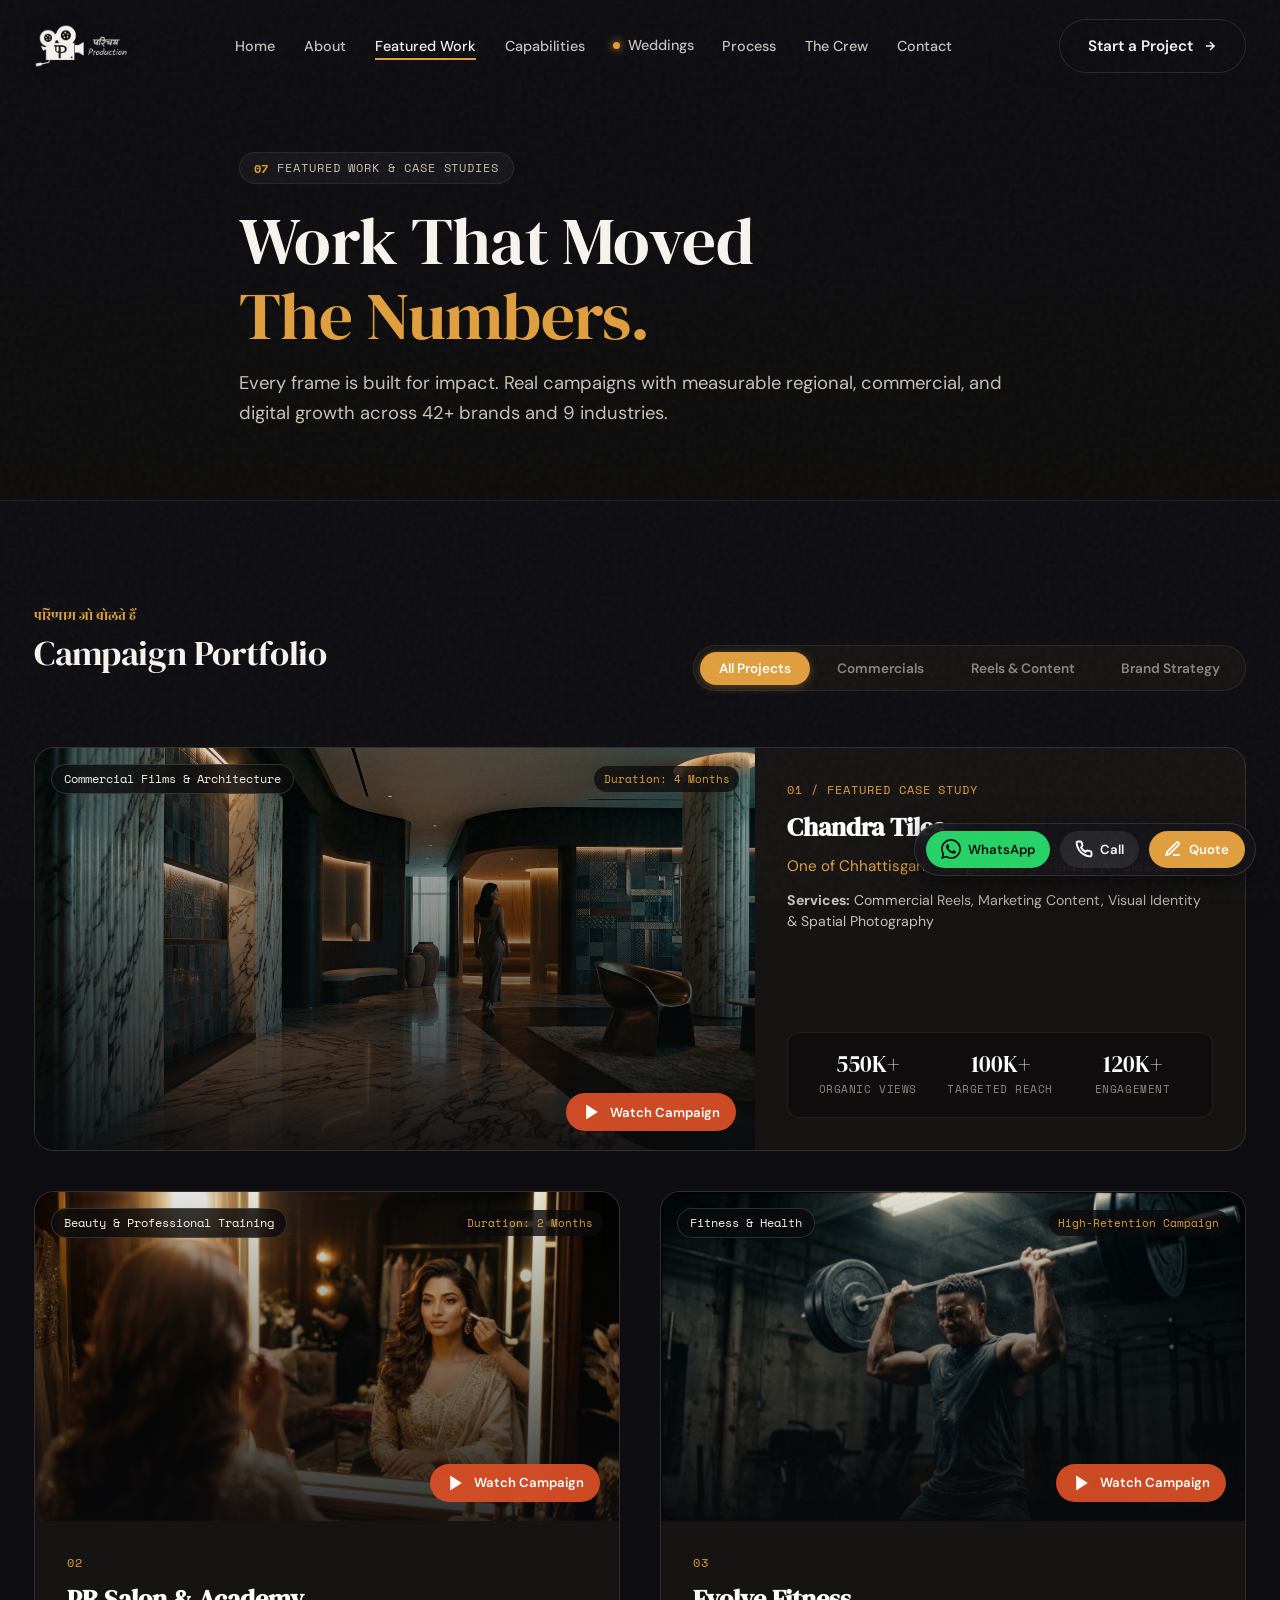
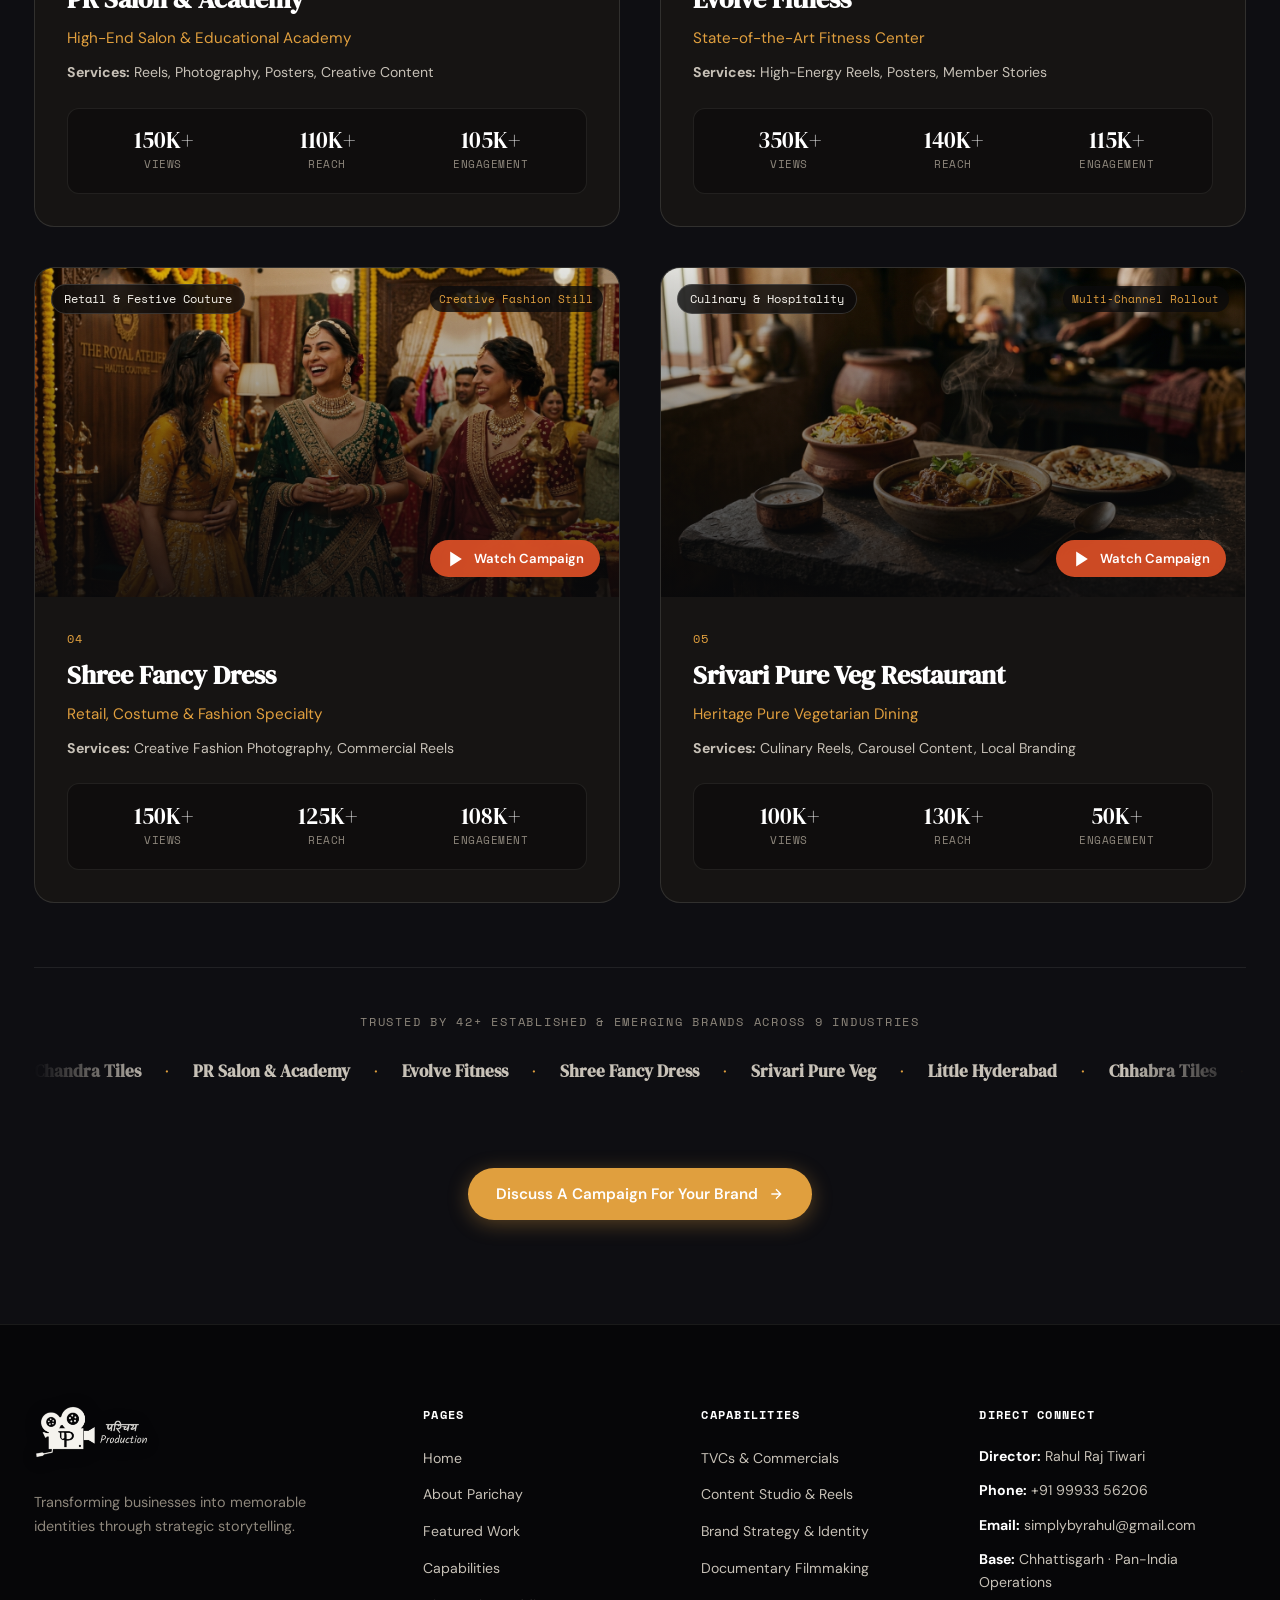
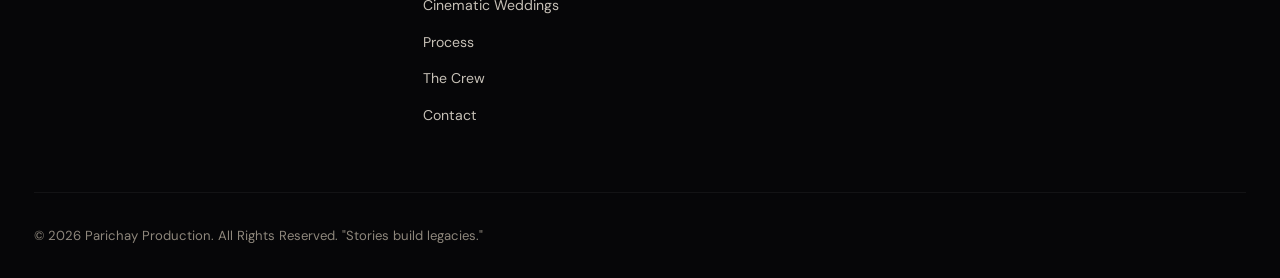
<file: work.html>
﻿<!DOCTYPE html>
<html lang="en">
<head>
  <meta charset="UTF-8">
  <meta name="viewport" content="width=device-width, initial-scale=1.0">
  <title>Featured Work & Case Studies | Parichay Production</title>
  <meta name="description" content="Commercial campaigns, high-retention reels, and brand storytelling that moved numbers for 42+ brands across 9 industries.">
  <link rel="icon" type="image/svg+xml" href="assets/images/favicon.svg">
  <link rel="icon" type="image/png" sizes="64x64" href="assets/images/favicon.png">
  <link rel="apple-touch-icon" href="assets/images/favicon.png">
  <link rel="manifest" href="site.webmanifest">
  <link rel="stylesheet" href="styles.css">
  <link rel="preconnect" href="https://fonts.googleapis.com">
  <link rel="preconnect" href="https://fonts.gstatic.com" crossorigin>
  <link href="https://fonts.googleapis.com/css2?family=DM+Sans:ital,opsz,wght@0,9..40,300..800;1,9..40,300..800&family=DM+Serif+Display:ital@0;1&family=Rozha+One&family=Space+Mono:ital,wght@0,400;0,700;1,400&display=swap" rel="stylesheet">
</head>
<body>
  <div class="film-grain-overlay" aria-hidden="true"></div>

  <!-- Header -->
  <header class="site-header scrolled" id="header">
    <div class="header-container">
      <a href="/" class="brand-logo" aria-label="Parichay Production Home">
        <img src="assets/images/logo_white.png" alt="Parichay Production (परिचय Production)" class="brand-logo-img">
      </a>

      <nav class="desktop-nav">
        <ul class="nav-links">
          <li><a href="/" class="nav-link">Home</a></li>
          <li><a href="/about" class="nav-link">About</a></li>
          <li><a href="/work" class="nav-link active">Featured Work</a></li>
          <li><a href="/services" class="nav-link">Capabilities</a></li>
          <li><a href="/weddings" class="nav-link special-link"><span class="pulse-dot"></span>Weddings</a></li>
          <li><a href="/process" class="nav-link">Process</a></li>
          <li><a href="/team" class="nav-link">The Crew</a></li>
          <li><a href="/contact" class="nav-link">Contact</a></li>
        </ul>
      </nav>

      <div class="header-actions">
        <a href="/contact" class="btn btn-outline">
          <span>Start a Project</span>
          <svg width="14" height="14" viewBox="0 0 24 24" fill="none" stroke="currentColor" stroke-width="2.5"><path d="M5 12h14M12 5l7 7-7 7"/></svg>
        </a>
        <button class="menu-toggle" id="menuToggle" aria-label="Toggle navigation menu">
          <span></span><span></span><span></span>
        </button>
      </div>
    </div>
  </header>

  <!-- Mobile Drawer -->
  <div class="mobile-drawer" id="mobileDrawer">
    <div class="mobile-drawer-inner">
      <div class="mobile-drawer-header">
        <img src="assets/images/logo_white.png" alt="Parichay Production" style="height: 36px; width: auto;">
        <button class="drawer-close" id="drawerClose">&times;</button>
      </div>
      <ul class="mobile-nav-list">
        <li><a href="/" class="mobile-nav-link">Home</a></li>
        <li><a href="/about" class="mobile-nav-link">01 / About Us</a></li>
        <li><a href="/work" class="mobile-nav-link active">02 / Featured Work</a></li>
        <li><a href="/services" class="mobile-nav-link">03 / Capabilities</a></li>
        <li><a href="/weddings" class="mobile-nav-link mobile-highlight">04 / Cinematic Weddings</a></li>
        <li><a href="/process" class="mobile-nav-link">05 / Scene-by-Scene Process</a></li>
        <li><a href="/team" class="mobile-nav-link">06 / Meet The Team</a></li>
        <li><a href="/contact" class="mobile-nav-link">07 / Contact & Inquiries</a></li>
      </ul>
      <div class="mobile-drawer-footer">
        <a href="tel:+919993356206" class="contact-pill-link">
          <svg width="16" height="16" viewBox="0 0 24 24" fill="none" stroke="currentColor" stroke-width="2"><path d="M22 16.92v3a2 2 0 0 1-2.18 2 19.79 19.79 0 0 1-8.63-3.07 19.5 19.5 0 0 1-6-6 19.79 19.79 0 0 1-3.07-8.67A2 2 0 0 1 4.11 2h3a2 2 0 0 1 2 1.72 12.84 12.84 0 0 0 .7 2.81 2 2 0 0 1-.45 2.11L8.09 9.91a16 16 0 0 0 6 6l1.27-1.27a2 2 0 0 1 2.11-.45 12.84 12.84 0 0 0 2.81.7A2 2 0 0 1 22 16.92z"/></svg>
          +91 99933 56206
        </a>
        <a href="mailto:simplybyrahul@gmail.com" class="contact-pill-link">
          <svg width="16" height="16" viewBox="0 0 24 24" fill="none" stroke="currentColor" stroke-width="2"><path d="M4 4h16c1.1 0 2 .9 2 2v12c0 1.1-.9 2-2 2H4c-1.1 0-2-.9-2-2V6c0-1.1.9-2 2-2z"/><polyline points="22,6 12,13 2,6"/></svg>
          simplybyrahul@gmail.com
        </a>
      </div>
    </div>
  </div>

  <main>
    <!-- Page Hero Banner -->
    <section class="page-hero">
      <div class="container page-hero-content">
        <div class="section-badge">
          <span class="badge-num">07</span>
          <span class="badge-title">FEATURED WORK & CASE STUDIES</span>
        </div>
        <h1 class="page-hero-title">
          Work That Moved<br>
          <span class="text-orange">The Numbers.</span>
        </h1>
        <p class="page-hero-desc">
          Every frame is built for impact. Real campaigns with measurable regional, commercial, and digital growth across 42+ brands and 9 industries.
        </p>
      </div>
    </section>

    <!-- Projects Portfolio -->
    <section class="section work-section">
      <div class="container">
        <div class="section-header-row">
          <div>
            <span class="hindi-accent" style="display: block; margin-bottom: 0.3rem;">परिणाम जो बोलते हैं</span>
            <h2 class="section-heading" style="font-size: 2.2rem;">Campaign Portfolio</h2>
          </div>

          <!-- Project Filter Tabs -->
          <div class="work-filter-tabs" role="tablist">
            <button class="filter-tab active" data-filter="all" role="tab">All Projects</button>
            <button class="filter-tab" data-filter="commercial" role="tab">Commercials</button>
            <button class="filter-tab" data-filter="social" role="tab">Reels & Content</button>
            <button class="filter-tab" data-filter="brand" role="tab">Brand Strategy</button>
          </div>
        </div>

        <div class="projects-grid">
          <!-- Project 01: Chandra Tiles -->
          <article class="project-card featured-span" data-category="commercial brand">
            <div class="project-media">
              <img src="assets/images/chandra_tiles.jpg" alt="Chandra Tiles Commercial Campaign" loading="lazy">
              <div class="media-overlay"></div>
              <div class="project-tag-bar">
                <span class="project-tag">Commercial Films & Architecture</span>
                <span class="project-duration">Duration: 4 Months</span>
              </div>
              <button class="preview-btn" data-video-title="Chandra Tiles — Architectural Elegance Commercial" data-client="Chandra Tiles" data-desc="Commercial reels and cinematic video campaigns for one of Chhattisgarh's largest tile and marble wholesalers.">
                <svg width="20" height="20" viewBox="0 0 24 24" fill="currentColor"><polygon points="5 3 19 12 5 21 5 3"/></svg>
                <span>Watch Campaign</span>
              </button>
            </div>
            <div class="project-info">
              <div class="project-meta-head">
                <span class="client-num">01 / FEATURED CASE STUDY</span>
                <h3 class="project-title">Chandra Tiles</h3>
                <p class="project-subtitle">One of Chhattisgarh's Largest Tile & Marble Wholesalers</p>
                <p class="project-scope"><strong>Services:</strong> Commercial Reels, Marketing Content, Visual Identity & Spatial Photography</p>
              </div>
              <div class="metrics-dashboard">
                <div class="metric-card">
                  <div class="metric-big text-orange">550K+</div>
                  <div class="metric-caption">Organic Views</div>
                </div>
                <div class="metric-card">
                  <div class="metric-big">100K+</div>
                  <div class="metric-caption">Targeted Reach</div>
                </div>
                <div class="metric-card">
                  <div class="metric-big">120K+</div>
                  <div class="metric-caption">Engagement</div>
                </div>
              </div>
            </div>
          </article>

          <!-- Project 02: PR Salon & Academy -->
          <article class="project-card" data-category="social commercial">
            <div class="project-media">
              <img src="assets/images/pr_salon.jpg" alt="PR Salon and Academy Campaign" loading="lazy">
              <div class="media-overlay"></div>
              <div class="project-tag-bar">
                <span class="project-tag">Beauty & Professional Training</span>
                <span class="project-duration">Duration: 2 Months</span>
              </div>
              <button class="preview-btn" data-video-title="PR Salon & Academy — The Art of Transformation" data-client="PR Salon & Academy" data-desc="Reels, Photography, Posters, and high-retention Creative Content that drove academy enrolments.">
                <svg width="20" height="20" viewBox="0 0 24 24" fill="currentColor"><polygon points="5 3 19 12 5 21 5 3"/></svg>
                <span>Watch Campaign</span>
              </button>
            </div>
            <div class="project-info">
              <div class="project-meta-head">
                <span class="client-num">02</span>
                <h3 class="project-title">PR Salon & Academy</h3>
                <p class="project-subtitle">High-End Salon & Educational Academy</p>
                <p class="project-scope"><strong>Services:</strong> Reels, Photography, Posters, Creative Content</p>
              </div>
              <div class="metrics-dashboard">
                <div class="metric-card">
                  <div class="metric-big text-orange">150K+</div>
                  <div class="metric-caption">Views</div>
                </div>
                <div class="metric-card">
                  <div class="metric-big">110K+</div>
                  <div class="metric-caption">Reach</div>
                </div>
                <div class="metric-card">
                  <div class="metric-big">105K+</div>
                  <div class="metric-caption">Engagement</div>
                </div>
              </div>
            </div>
          </article>

          <!-- Project 03: Evolve Fitness -->
          <article class="project-card" data-category="social">
            <div class="project-media">
              <img src="assets/images/evolve_fitness.jpg" alt="Evolve Fitness High Energy Video" loading="lazy">
              <div class="media-overlay"></div>
              <div class="project-tag-bar">
                <span class="project-tag">Fitness & Health</span>
                <span class="project-duration">High-Retention Campaign</span>
              </div>
              <button class="preview-btn" data-video-title="Evolve Fitness — Relentless Energy" data-client="Evolve Fitness" data-desc="Dynamic commercial reels, motivational visuals, and digital posters capturing member transformations.">
                <svg width="20" height="20" viewBox="0 0 24 24" fill="currentColor"><polygon points="5 3 19 12 5 21 5 3"/></svg>
                <span>Watch Campaign</span>
              </button>
            </div>
            <div class="project-info">
              <div class="project-meta-head">
                <span class="client-num">03</span>
                <h3 class="project-title">Evolve Fitness</h3>
                <p class="project-subtitle">State-of-the-Art Fitness Center</p>
                <p class="project-scope"><strong>Services:</strong> High-Energy Reels, Posters, Member Stories</p>
              </div>
              <div class="metrics-dashboard">
                <div class="metric-card">
                  <div class="metric-big text-orange">350K+</div>
                  <div class="metric-caption">Views</div>
                </div>
                <div class="metric-card">
                  <div class="metric-big">140K+</div>
                  <div class="metric-caption">Reach</div>
                </div>
                <div class="metric-card">
                  <div class="metric-big">115K+</div>
                  <div class="metric-caption">Engagement</div>
                </div>
              </div>
            </div>
          </article>

          <!-- Project 04: Shree Fancy Dress -->
          <article class="project-card" data-category="commercial social">
            <div class="project-media">
              <img src="assets/images/shree_fancy_dress.jpg" alt="Shree Fancy Dress Retail Fashion Campaign" loading="lazy">
              <div class="media-overlay"></div>
              <div class="project-tag-bar">
                <span class="project-tag">Retail & Festive Couture</span>
                <span class="project-duration">Creative Fashion Still</span>
              </div>
              <button class="preview-btn" data-video-title="Shree Fancy Dress — Colors of Celebration" data-client="Shree Fancy Dress" data-desc="Creative fashion photography and commercial reels highlighting costume styling and theatrical couture.">
                <svg width="20" height="20" viewBox="0 0 24 24" fill="currentColor"><polygon points="5 3 19 12 5 21 5 3"/></svg>
                <span>Watch Campaign</span>
              </button>
            </div>
            <div class="project-info">
              <div class="project-meta-head">
                <span class="client-num">04</span>
                <h3 class="project-title">Shree Fancy Dress</h3>
                <p class="project-subtitle">Retail, Costume & Fashion Specialty</p>
                <p class="project-scope"><strong>Services:</strong> Creative Fashion Photography, Commercial Reels</p>
              </div>
              <div class="metrics-dashboard">
                <div class="metric-card">
                  <div class="metric-big text-orange">150K+</div>
                  <div class="metric-caption">Views</div>
                </div>
                <div class="metric-card">
                  <div class="metric-big">125K+</div>
                  <div class="metric-caption">Reach</div>
                </div>
                <div class="metric-card">
                  <div class="metric-big">108K+</div>
                  <div class="metric-caption">Engagement</div>
                </div>
              </div>
            </div>
          </article>

          <!-- Project 05: Srivari Pure Veg Restaurant -->
          <article class="project-card" data-category="social brand">
            <div class="project-media">
              <img src="assets/images/srivari_food.jpg" alt="Srivari Pure Veg Restaurant Culinary Campaign" loading="lazy">
              <div class="media-overlay"></div>
              <div class="project-tag-bar">
                <span class="project-tag">Culinary & Hospitality</span>
                <span class="project-duration">Multi-Channel Rollout</span>
              </div>
              <button class="preview-btn" data-video-title="Srivari Pure Veg Restaurant — Tradition on a Platter" data-client="Srivari Pure Veg Restaurant" data-desc="Mouth-watering culinary reels, carousel narratives, and dining promotions.">
                <svg width="20" height="20" viewBox="0 0 24 24" fill="currentColor"><polygon points="5 3 19 12 5 21 5 3"/></svg>
                <span>Watch Campaign</span>
              </button>
            </div>
            <div class="project-info">
              <div class="project-meta-head">
                <span class="client-num">05</span>
                <h3 class="project-title">Srivari Pure Veg Restaurant</h3>
                <p class="project-subtitle">Heritage Pure Vegetarian Dining</p>
                <p class="project-scope"><strong>Services:</strong> Culinary Reels, Carousel Content, Local Branding</p>
              </div>
              <div class="metrics-dashboard">
                <div class="metric-card">
                  <div class="metric-big text-orange">100K+</div>
                  <div class="metric-caption">Views</div>
                </div>
                <div class="metric-card">
                  <div class="metric-big">130K+</div>
                  <div class="metric-caption">Reach</div>
                </div>
                <div class="metric-card">
                  <div class="metric-big">50K+</div>
                  <div class="metric-caption">Engagement</div>
                </div>
              </div>
            </div>
          </article>
        </div>

        <!-- Brands Marquee Strip -->
        <div class="brands-marquee-section">
          <div class="marquee-label">
            <span>TRUSTED BY 42+ ESTABLISHED & EMERGING BRANDS ACROSS 9 INDUSTRIES</span>
          </div>
          <div class="marquee-container">
            <div class="brand-tags-track">
              <span class="brand-item">Chandra Tiles</span><span class="brand-dot">·</span>
              <span class="brand-item">PR Salon & Academy</span><span class="brand-dot">·</span>
              <span class="brand-item">Evolve Fitness</span><span class="brand-dot">·</span>
              <span class="brand-item">Shree Fancy Dress</span><span class="brand-dot">·</span>
              <span class="brand-item">Srivari Pure Veg</span><span class="brand-dot">·</span>
              <span class="brand-item">Little Hyderabad</span><span class="brand-dot">·</span>
              <span class="brand-item">Chhabra Tiles</span><span class="brand-dot">·</span>
              <span class="brand-item">Meenakshi Salon</span><span class="brand-dot">·</span>
              <span class="brand-item">Flyrobe</span><span class="brand-dot">·</span>
              <span class="brand-item">New Bharat Sweets</span><span class="brand-dot">·</span>
              <span class="brand-item">Dakshinvasi</span><span class="brand-dot">·</span>
              <span class="brand-item">Radhana Makeover</span><span class="brand-dot">·</span>
              <span class="brand-item">CaseKaro</span><span class="brand-dot">·</span>
              <span class="brand-item">Dakshis</span><span class="brand-dot">·</span>
              <span class="brand-item">Skin Lelo</span><span class="brand-dot">·</span>
              <span class="brand-item">Wrapcart</span>
            </div>
          </div>
        </div>

        <div style="margin-top: 4rem; text-align: center;">
          <a href="/contact" class="btn btn-primary">
            <span>Discuss A Campaign For Your Brand</span>
            <svg width="16" height="16" viewBox="0 0 24 24" fill="none" stroke="currentColor" stroke-width="2"><path d="M5 12h14M12 5l7 7-7 7"/></svg>
          </a>
        </div>
      </div>
    </section>
  </main>

  <!-- Video Modal -->
  <div class="video-modal" id="videoModal" aria-hidden="true" role="dialog" aria-labelledby="modalTitle">
    <div class="video-modal-backdrop" id="modalBackdrop"></div>
    <div class="video-modal-container">
      <div class="modal-top-bar">
        <div class="modal-title-meta">
          <span class="modal-timecode">TC 00:01:24:18</span>
          <h3 id="modalTitle" class="modal-title">Featured Campaign Reel</h3>
        </div>
        <button class="modal-close-btn" id="modalCloseBtn">&times;</button>
      </div>

      <div class="modal-screen-wrapper">
        <div class="simulated-cinema-player" id="cinemaPlayerContainer">
          <img src="assets/images/hero_cinema.jpg" alt="Showreel Preview Still" id="modalPlayerPoster" class="player-poster">
          <div class="cinema-letterbox-top"></div>
          <div class="cinema-letterbox-bottom"></div>
          
          <div class="cinema-player-controls">
            <button class="player-play-toggle" id="playerPlayToggle" aria-label="Play/Pause">
              <svg width="18" height="18" viewBox="0 0 24 24" fill="currentColor"><polygon points="5 3 19 12 5 21 5 3"/></svg>
            </button>
            <div class="player-progress-bar">
              <div class="player-progress-fill" style="width: 50%;"></div>
            </div>
            <span class="player-time-display">00:48 / 01:45</span>
            <div class="sound-wave-anim"><span></span><span></span><span></span><span></span></div>
          </div>
        </div>
      </div>

      <div class="modal-details-bar">
        <p id="modalDesc" class="modal-desc"></p>
        <a href="/contact" class="btn btn-outline btn-sm">Inquire This Style</a>
      </div>
    </div>
  </div>

  <!-- Footer -->
  <footer class="site-footer">
    <div class="container">
      <div class="footer-top-row">
        <div class="footer-brand">
          <a href="/" class="brand-logo" aria-label="Parichay Production Home">
            <img src="assets/images/logo_white.png" alt="Parichay Production (परिचय Production)" class="brand-logo-img">
          </a>
          <p class="footer-tagline">Transforming businesses into memorable identities through strategic storytelling.</p>
        </div>

        <div class="footer-links-col">
          <h4>Pages</h4>
          <ul>
            <li><a href="/">Home</a></li>
            <li><a href="/about">About Parichay</a></li>
            <li><a href="/work">Featured Work</a></li>
            <li><a href="/services">Capabilities</a></li>
            <li><a href="/weddings">Cinematic Weddings</a></li>
            <li><a href="/process">Process</a></li>
            <li><a href="/team">The Crew</a></li>
            <li><a href="/contact">Contact</a></li>
          </ul>
        </div>

        <div class="footer-links-col">
          <h4>Capabilities</h4>
          <ul>
            <li><a href="/services">TVCs & Commercials</a></li>
            <li><a href="/services">Content Studio & Reels</a></li>
            <li><a href="/services">Brand Strategy & Identity</a></li>
            <li><a href="/services">Documentary Filmmaking</a></li>
          </ul>
        </div>

        <div class="footer-contact-col">
          <h4>Direct Connect</h4>
          <p class="footer-contact-item"><strong>Director:</strong> Rahul Raj Tiwari</p>
          <p class="footer-contact-item"><strong>Phone:</strong> <a href="tel:+919993356206">+91 99933 56206</a></p>
          <p class="footer-contact-item"><strong>Email:</strong> <a href="mailto:simplybyrahul@gmail.com">simplybyrahul@gmail.com</a></p>
          <p class="footer-contact-item"><strong>Base:</strong> Chhattisgarh · Pan-India Operations</p>
        </div>
      </div>
      <div class="footer-bottom-bar">
        <p>&copy; 2026 Parichay Production. All Rights Reserved. "Stories build legacies."</p>
      </div>
    </div>
  </footer>

  <!-- Floating Quick-Action Dock -->
  <div class="floating-dock" id="floatingDock">
    <a href="https://wa.me/919993356206?text=Hi%20Rahul,%20I%20reviewed%20Parichay%20Production's%20work%20and%20would%20like%20to%20discuss%20a%20campaign." target="_blank" rel="noopener noreferrer" class="dock-btn dock-whatsapp" aria-label="Chat on WhatsApp">
      <svg width="20" height="20" viewBox="0 0 24 24" fill="currentColor"><path d="M.057 24l1.687-6.163c-1.041-1.804-1.588-3.849-1.587-5.946.003-6.556 5.338-11.891 11.893-11.891 3.181.001 6.167 1.24 8.413 3.488 2.245 2.248 3.481 5.236 3.48 8.414-.003 6.557-5.338 11.892-11.893 11.892-1.99-.001-3.951-.5-5.688-1.448l-6.305 1.654zm6.597-3.807c1.676.995 3.276 1.591 5.392 1.592 5.448 0 9.886-4.434 9.889-9.885.002-5.462-4.415-9.89-9.881-9.892-5.452 0-9.887 4.434-9.889 9.884-.001 2.225.651 3.891 1.746 5.634l-.999 3.648 3.742-.981zm11.387-5.464c-.074-.124-.272-.198-.57-.347-.297-.149-1.758-.868-2.031-.967-.272-.099-.47-.149-.669.149-.198.297-.768.967-.941 1.165-.173.198-.347.223-.644.074-.297-.149-1.255-.462-2.39-1.475-.883-.788-1.48-1.761-1.653-2.059-.173-.297-.018-.458.13-.606.134-.133.297-.347.446-.521.151-.172.2-.296.3-.495.099-.198.05-.372-.025-.521-.075-.148-.669-1.611-.916-2.206-.242-.579-.487-.501-.669-.51l-.57-.01c-.198 0-.52.074-.792.372s-1.04 1.016-1.04 2.479 1.065 2.876 1.213 3.074c.149.198 2.095 3.2 5.076 4.487.709.306 1.263.489 1.694.626.712.226 1.36.194 1.872.118.571-.085 1.758-.719 2.006-1.413.248-.695.248-1.29.173-1.414z"/></svg>
      <span>WhatsApp</span>
    </a>
    <a href="tel:+919993356206" class="dock-btn dock-call" aria-label="Call Director">
      <svg width="18" height="18" viewBox="0 0 24 24" fill="none" stroke="currentColor" stroke-width="2.5"><path d="M22 16.92v3a2 2 0 0 1-2.18 2 19.79 19.79 0 0 1-8.63-3.07 19.5 19.5 0 0 1-6-6 19.79 19.79 0 0 1-3.07-8.67A2 2 0 0 1 4.11 2h3a2 2 0 0 1 2 1.72 12.84 12.84 0 0 0 .7 2.81 2 2 0 0 1-.45 2.11L8.09 9.91a16 16 0 0 0 6 6l1.27-1.27a2 2 0 0 1 2.11-.45 12.84 12.84 0 0 0 2.81.7A2 2 0 0 1 22 16.92z"/></svg>
      <span>Call</span>
    </a>
    <a href="/contact" class="dock-btn dock-quote" aria-label="Get a custom quote">
      <svg width="18" height="18" viewBox="0 0 24 24" fill="none" stroke="currentColor" stroke-width="2.5"><path d="M12 20h9"/><path d="M16.5 3.5a2.121 2.121 0 0 1 3 3L7 19l-4 1 1-4L16.5 3.5z"/></svg>
      <span>Quote</span>
    </a>
  </div>

  <script src="script.js"></script>
</body>
</html>
</file>
<file: styles.css>
/* ==========================================================================
   PARICHAY PRODUCTION (परिचय) — CINEMATIC DESIGN SYSTEM
   Artisanal, High-End Film & Commercial Production Aesthetic
   ========================================================================== */

/* --- 1. CSS VARIABLES & TOKENS --- */
:root {
  /* Color Palette - Direction 2: Anamorphic Golden Hour (Warm 35mm Celluloid) */
  --bg-primary: #0E0D0C;           /* Warm Espresso Film Negative */
  --bg-surface: #161413;           /* Smoked Cedar Stage Surface */
  --bg-card: #1D1B19;              /* Warm Obsidian Card */
  --bg-card-hover: #262320;        /* Hover Warm Card State */
  --bg-glass: rgba(22, 20, 19, 0.85); /* Frosted Warm Glass */
  
  --accent-amber: #E09F3E;         /* 35mm Film Amber / Golden Hour Honey */
  --accent-amber-glow: rgba(224, 159, 62, 0.35);
  --accent-amber-subtle: rgba(224, 159, 62, 0.12);
  --accent-orange: #E09F3E;        /* Warm Film Amber (mapped for complete backward compatibility) */
  --accent-orange-glow: rgba(224, 159, 62, 0.35);
  
  --text-primary: #F7F4EE;         /* Unbleached Silk / Warm Ivory */
  --text-secondary: #C7C1B7;       /* Editorial Muted Taupe */
  --text-muted: #8E877C;           /* Celluloid Timecode Gray */
  --text-dark: #0E0D0C;
  
  --border-subtle: rgba(247, 244, 238, 0.08);
  --border-card: rgba(247, 244, 238, 0.12);
  --border-highlight: rgba(224, 159, 62, 0.45);
  
  /* Typography - Direction 2: DM Serif Display + DM Sans */
  --font-display: 'DM Serif Display', Georgia, serif;
  --font-body: 'DM Sans', -apple-system, BlinkMacSystemFont, sans-serif;
  --font-mono: 'Space Mono', monospace;
  --font-devanagari: 'Rozha One', 'DM Serif Display', serif;
  
  /* Layout & Spacing */
  --container-max: 1260px;
  --radius-sm: 6px;
  --radius-md: 12px;
  --radius-lg: 20px;
  --radius-pill: 9999px;
  
  --transition-fast: 0.2s cubic-bezier(0.16, 1, 0.3, 1);
  --transition-smooth: 0.35s cubic-bezier(0.16, 1, 0.3, 1);
  --transition-cinematic: 0.6s cubic-bezier(0.16, 1, 0.3, 1);
}

/* --- 2. CSS RESET & GLOBAL BASE --- */
*, *::before, *::after {
  box-sizing: border-box;
  margin: 0;
  padding: 0;
}

html {
  scroll-behavior: smooth;
  font-size: 16px;
  background-color: var(--bg-primary);
  color: var(--text-primary);
  -webkit-font-smoothing: antialiased;
  -moz-osx-font-smoothing: grayscale;
}

body {
  font-family: var(--font-body);
  line-height: 1.6;
  overflow-x: hidden;
  position: relative;
  background-color: var(--bg-primary);
  color: var(--text-primary);
}

img, video {
  max-width: 100%;
  height: auto;
  display: block;
}

a {
  color: inherit;
  text-decoration: none;
  transition: color var(--transition-fast);
}

button {
  font-family: inherit;
  cursor: pointer;
  border: none;
  outline: none;
  background: none;
}

ul {
  list-style: none;
}

/* --- 3. FILM GRAIN & ATMOSPHERIC TEXTURE --- */
.film-grain-overlay {
  position: fixed;
  top: 0;
  left: 0;
  width: 100vw;
  height: 100vh;
  pointer-events: none;
  z-index: 999;
  opacity: 0.035;
  background-image: url("data:image/svg+xml,%3Csvg viewBox='0 0 200 200' xmlns='http://www.w3.org/2000/svg'%3E%3Cfilter id='noiseFilter'%3E%3CfeTurbulence type='fractalNoise' baseFrequency='0.85' numOctaves='3' stitchTiles='stitch'/%3E%3C/filter%3E%3Crect width='100%25' height='100%25' filter='url(%23noiseFilter)'/%3E%3C/svg%3E");
}

/* Container */
.container {
  width: 100%;
  max-width: var(--container-max);
  margin-left: auto;
  margin-right: auto;
  padding-left: 1.5rem;
  padding-right: 1.5rem;
}

/* Common Typography & Utility */
.mono-label {
  font-family: var(--font-mono);
  font-size: 0.75rem;
  letter-spacing: 0.1em;
  text-transform: uppercase;
  color: var(--text-muted);
}

.text-orange {
  color: var(--accent-orange);
}

.hindi-tag {
  font-family: var(--font-devanagari);
  color: var(--accent-orange);
  font-size: 0.85rem;
  letter-spacing: 0.05em;
  font-weight: 600;
  line-height: 1;
}

.section {
  padding: 6.5rem 0;
  position: relative;
}

.section-badge {
  display: inline-flex;
  align-items: center;
  gap: 0.6rem;
  background: rgba(255, 255, 255, 0.04);
  border: 1px solid var(--border-subtle);
  padding: 0.35rem 0.85rem;
  border-radius: var(--radius-pill);
  margin-bottom: 1.25rem;
}

.badge-num {
  font-family: var(--font-mono);
  font-size: 0.75rem;
  color: var(--accent-orange);
  font-weight: 700;
}

.badge-title {
  font-family: var(--font-mono);
  font-size: 0.72rem;
  letter-spacing: 0.08em;
  text-transform: uppercase;
  color: var(--text-secondary);
}

.section-heading {
  font-family: var(--font-display);
  font-size: clamp(2.3rem, 4.6vw, 4rem);
  font-weight: 400;
  line-height: 1.15;
  letter-spacing: -0.01em;
  margin-bottom: 1.1rem;
}

.section-sub {
  font-size: 1.1rem;
  color: var(--text-secondary);
  max-width: 650px;
  line-height: 1.6;
}

/* --- 4. BUTTONS & CTAS --- */
.btn {
  display: inline-flex;
  align-items: center;
  justify-content: center;
  gap: 0.6rem;
  font-family: var(--font-body);
  font-weight: 600;
  font-size: 0.95rem;
  padding: 0.85rem 1.75rem;
  border-radius: var(--radius-pill);
  transition: all var(--transition-fast);
  white-space: nowrap;
}

.btn-primary {
  background: var(--accent-orange);
  color: #FFFFFF;
  box-shadow: 0 4px 20px var(--accent-orange-glow);
}

.btn-primary:hover {
  background: #EE6337;
  transform: translateY(-2px);
  box-shadow: 0 8px 25px rgba(226, 82, 39, 0.5);
}

.btn-outline {
  background: transparent;
  color: var(--text-primary);
  border: 1px solid var(--border-card);
}

.btn-outline:hover {
  border-color: var(--accent-orange);
  background: rgba(226, 82, 39, 0.08);
  color: #FFFFFF;
}

.btn-glass {
  background: rgba(255, 255, 255, 0.08);
  backdrop-filter: blur(12px);
  -webkit-backdrop-filter: blur(12px);
  border: 1px solid rgba(255, 255, 255, 0.15);
  color: var(--text-primary);
}

.btn-glass:hover {
  background: rgba(255, 255, 255, 0.14);
  transform: translateY(-2px);
}

.btn-whatsapp {
  background: #25D366;
  color: #0A0A0C;
  font-weight: 700;
}

.btn-whatsapp:hover {
  background: #20BA5A;
  color: #000;
}

.btn-block {
  width: 100%;
}

.btn-sm {
  padding: 0.55rem 1.2rem;
  font-size: 0.85rem;
}

/* --- 5. HEADER & NAVIGATION --- */
.site-header {
  position: fixed;
  top: 0;
  left: 0;
  width: 100%;
  z-index: 100;
  padding: 1.2rem 0;
  transition: all var(--transition-smooth);
}

.site-header.scrolled {
  padding: 0.75rem 0;
  background: rgba(10, 10, 12, 0.88);
  backdrop-filter: blur(16px);
  -webkit-backdrop-filter: blur(16px);
  border-bottom: 1px solid var(--border-subtle);
  box-shadow: 0 10px 30px rgba(0, 0, 0, 0.5);
}

.header-container {
  max-width: var(--container-max);
  margin: 0 auto;
  padding: 0 1.5rem;
  display: flex;
  align-items: center;
  justify-content: space-between;
}

.brand-logo {
  display: inline-flex;
  align-items: center;
  gap: 0.85rem;
  text-decoration: none;
  transition: transform var(--transition-fast), filter var(--transition-fast);
}

.brand-logo:hover {
  transform: translateY(-1px);
  filter: drop-shadow(0 0 12px rgba(226, 82, 39, 0.45));
}

.brand-logo-img {
  height: 44px;
  width: auto;
  max-width: 140px;
  object-fit: contain;
  display: block;
  filter: drop-shadow(0 2px 8px rgba(0, 0, 0, 0.3));
  transition: transform var(--transition-fast);
}

.brand-logo:hover .brand-logo-img {
  transform: scale(1.02);
}

.footer-brand .brand-logo-img {
  height: 54px;
  max-width: 175px;
  margin-bottom: 0.85rem;
}

.logo-symbol {
  width: 34px;
  height: 34px;
  display: flex;
  align-items: center;
  justify-content: center;
}

.logo-text {
  display: flex;
  flex-direction: column;
}

.brand-name {
  font-family: var(--font-display);
  font-size: 1rem;
  letter-spacing: 0.05em;
  color: var(--text-primary);
  line-height: 1.1;
}

.brand-name strong {
  color: var(--text-secondary);
  font-weight: 400;
}

/* Brand Identity Feature Card */
.logo-identity-card {
  background: linear-gradient(135deg, rgba(24, 24, 32, 0.95), rgba(18, 18, 23, 0.95));
  border: 1px solid rgba(226, 82, 39, 0.25);
  border-radius: var(--radius-lg);
  padding: 2.2rem;
  margin-top: 2rem;
  box-shadow: 0 15px 35px rgba(0, 0, 0, 0.3);
  position: relative;
  overflow: hidden;
}

.logo-identity-card::before {
  content: '';
  position: absolute;
  top: 0;
  right: 0;
  width: 180px;
  height: 180px;
  background: radial-gradient(circle, rgba(226, 82, 39, 0.15) 0%, transparent 70%);
  pointer-events: none;
}

.identity-header {
  display: flex;
  align-items: center;
  justify-content: space-between;
  gap: 1.5rem;
  margin-bottom: 1.5rem;
  padding-bottom: 1.25rem;
  border-bottom: 1px solid var(--border-subtle);
}

.identity-badge-title {
  font-family: var(--font-mono);
  font-size: 0.75rem;
  letter-spacing: 0.1em;
  text-transform: uppercase;
  color: var(--accent-orange);
  margin-bottom: 0.25rem;
}

.identity-headline {
  font-family: var(--font-display);
  font-size: 1.3rem;
  font-weight: 700;
  color: var(--text-primary);
}

.identity-logo-preview {
  height: 52px;
  width: auto;
  object-fit: contain;
}

.identity-breakdown-grid {
  display: grid;
  grid-template-columns: repeat(3, 1fr);
  gap: 1.25rem;
}

.identity-elem {
  background: rgba(255, 255, 255, 0.02);
  border: 1px solid var(--border-subtle);
  border-radius: var(--radius-md);
  padding: 1.1rem;
}

.identity-elem-tag {
  font-family: var(--font-mono);
  font-size: 0.7rem;
  color: var(--accent-orange);
  font-weight: 700;
  margin-bottom: 0.4rem;
}

.identity-elem-title {
  font-size: 0.95rem;
  font-weight: 700;
  color: var(--text-primary);
  margin-bottom: 0.35rem;
}

.identity-elem-desc {
  font-size: 0.82rem;
  color: var(--text-secondary);
  line-height: 1.45;
}

.desktop-nav .nav-links {
  display: flex;
  align-items: center;
  gap: 1.8rem;
}

.nav-link {
  font-size: 0.9rem;
  font-weight: 500;
  color: var(--text-secondary);
  position: relative;
  padding: 0.3rem 0;
  transition: color var(--transition-fast);
}

.nav-link:hover, .nav-link.active {
  color: var(--text-primary);
}

.nav-link::after {
  content: '';
  position: absolute;
  bottom: 0;
  left: 0;
  width: 0%;
  height: 2px;
  background: var(--accent-orange);
  transition: width var(--transition-fast);
}

.nav-link:hover::after, .nav-link.active::after {
  width: 100%;
}

.special-link {
  display: flex;
  align-items: center;
  gap: 0.45rem;
}

.pulse-dot {
  width: 7px;
  height: 7px;
  background: var(--accent-orange);
  border-radius: 50%;
  display: inline-block;
  box-shadow: 0 0 8px var(--accent-orange);
  animation: pulseAnim 2s infinite ease-in-out;
}

@keyframes pulseAnim {
  0%, 100% { transform: scale(1); opacity: 1; }
  50% { transform: scale(1.4); opacity: 0.6; }
}

.header-actions {
  display: flex;
  align-items: center;
  gap: 1rem;
}

.menu-toggle {
  display: none;
  flex-direction: column;
  justify-content: center;
  align-items: center;
  gap: 5px;
  width: 44px;
  height: 44px;
  min-width: 44px;
  min-height: 44px;
  padding: 8px;
  background: transparent;
  border: none;
  cursor: pointer;
  border-radius: var(--radius-sm);
  transition: background var(--transition-fast);
}

.menu-toggle:focus-visible {
  outline: 2px solid var(--accent-orange);
}

.menu-toggle span {
  display: block;
  width: 22px;
  height: 2px;
  background-color: var(--text-primary);
  border-radius: 1px;
  transition: transform var(--transition-fast), opacity var(--transition-fast);
}

/* Mobile Drawer Backdrop */
.mobile-drawer-backdrop {
  position: fixed;
  top: 0;
  left: 0;
  width: 100%;
  height: 100%;
  background: rgba(5, 5, 8, 0.75);
  backdrop-filter: blur(6px);
  -webkit-backdrop-filter: blur(6px);
  z-index: 999;
  opacity: 0;
  pointer-events: none;
  transition: opacity var(--transition-smooth);
}

.mobile-drawer-backdrop.active {
  opacity: 1;
  pointer-events: auto;
}

/* Mobile Drawer */
.mobile-drawer {
  position: fixed;
  top: 0;
  right: -100%;
  width: 100%;
  max-width: 360px;
  height: 100vh;
  height: 100dvh;
  max-height: 100dvh;
  overflow-y: auto;
  -webkit-overflow-scrolling: touch;
  background: #101014;
  border-left: 1px solid var(--border-card);
  z-index: 1000;
  transition: right var(--transition-smooth);
  box-shadow: -15px 0 40px rgba(0,0,0,0.7);
}

.mobile-drawer.open {
  right: 0;
}

.mobile-drawer-inner {
  padding: 2rem 1.75rem calc(2rem + env(safe-area-inset-bottom, 0px));
  display: flex;
  flex-direction: column;
  min-height: 100%;
}

.mobile-drawer-header {
  display: flex;
  justify-content: space-between;
  align-items: center;
  margin-bottom: 2rem;
  padding-bottom: 1rem;
  border-bottom: 1px solid var(--border-subtle);
}

.drawer-close {
  width: 44px;
  height: 44px;
  min-width: 44px;
  min-height: 44px;
  display: inline-flex;
  align-items: center;
  justify-content: center;
  background: transparent;
  border: none;
  font-size: 2rem;
  color: var(--text-muted);
  line-height: 1;
  cursor: pointer;
  border-radius: var(--radius-sm);
  transition: color var(--transition-fast), background var(--transition-fast);
}

.drawer-close:hover, .drawer-close:focus-visible {
  color: #FFFFFF;
  background: rgba(255, 255, 255, 0.05);
}

.mobile-nav-list {
  display: flex;
  flex-direction: column;
  gap: 0.5rem;
  flex-grow: 1;
}

.mobile-nav-link {
  font-family: var(--font-display);
  font-size: 1.15rem;
  font-weight: 600;
  color: var(--text-secondary);
  display: block;
  padding: 0.65rem 0.5rem;
  border-radius: var(--radius-sm);
  transition: all var(--transition-fast);
}

.mobile-nav-link:hover, .mobile-nav-link.mobile-highlight {
  color: var(--accent-orange);
  background: rgba(224, 159, 62, 0.06);
}

.mobile-drawer-footer {
  display: flex;
  flex-direction: column;
  gap: 0.8rem;
  padding-top: 1.5rem;
  border-top: 1px solid var(--border-subtle);
}

.contact-pill-link {
  display: flex;
  align-items: center;
  gap: 0.65rem;
  font-size: 0.88rem;
  color: var(--text-muted);
}

/* --- 6. HERO SECTION --- */
.hero-section {
  position: relative;
  min-height: 100vh;
  display: flex;
  flex-direction: column;
  justify-content: center;
  padding-top: 7rem;
  padding-bottom: 4rem;
}

/* Inner Page Hero Banner */
.page-hero {
  position: relative;
  padding: 9.5rem 0 4.5rem;
  background: linear-gradient(180deg, #0D0D12 0%, var(--bg-primary) 100%);
  border-bottom: 1px solid var(--border-subtle);
}

.page-hero-content {
  max-width: 850px;
}

.page-hero-title {
  font-family: var(--font-display);
  font-size: clamp(2.6rem, 5.2vw, 4.3rem);
  font-weight: 400;
  line-height: 1.12;
  letter-spacing: -0.01em;
  margin-bottom: 1rem;
}

.page-hero-desc {
  font-size: 1.15rem;
  color: var(--text-secondary);
  line-height: 1.6;
}

.hero-backdrop {
  position: absolute;
  top: 0;
  left: 0;
  width: 100%;
  height: 100%;
  z-index: -1;
  overflow: hidden;
}

.hero-bg-img {
  width: 100%;
  height: 100%;
  object-fit: cover;
  object-position: center;
  transform: scale(1.05);
  animation: heroSubtleZoom 20s infinite alternate ease-in-out;
}

@keyframes heroSubtleZoom {
  from { transform: scale(1.05); }
  to { transform: scale(1.12); }
}

.hero-gradient-scrim {
  position: absolute;
  top: 0;
  left: 0;
  width: 100%;
  height: 100%;
  background: linear-gradient(
    180deg,
    rgba(10, 10, 12, 0.72) 0%,
    rgba(10, 10, 12, 0.86) 60%,
    var(--bg-primary) 100%
  );
}

.hero-vignette {
  position: absolute;
  top: 0;
  left: 0;
  width: 100%;
  height: 100%;
  background: radial-gradient(circle at center, transparent 30%, rgba(10, 10, 12, 0.8) 100%);
}

.hero-content {
  position: relative;
  z-index: 10;
  max-width: 900px;
}

.hero-status-pill {
  display: inline-flex;
  align-items: center;
  gap: 0.6rem;
  background: rgba(226, 82, 39, 0.12);
  border: 1px solid rgba(226, 82, 39, 0.35);
  padding: 0.35rem 0.9rem;
  border-radius: var(--radius-pill);
  margin-bottom: 1.5rem;
}

.rec-dot {
  width: 8px;
  height: 8px;
  background: #FF3B30;
  border-radius: 50%;
  box-shadow: 0 0 8px #FF3B30;
  animation: recBlink 1.4s infinite ease-in-out;
}

@keyframes recBlink {
  0%, 100% { opacity: 1; }
  50% { opacity: 0.2; }
}

.hero-title {
  font-family: var(--font-display);
  font-size: clamp(3rem, 6.8vw, 5.4rem);
  font-weight: 400;
  line-height: 1.08;
  letter-spacing: -0.015em;
  margin-bottom: 1.5rem;
}

.hero-subline {
  display: block;
  color: var(--text-primary);
}

.hero-highlight {
  display: block;
  color: var(--accent-amber);
  text-shadow: 0 0 45px rgba(224, 159, 62, 0.45);
}

.hero-description {
  font-size: clamp(1.1rem, 2vw, 1.35rem);
  color: var(--text-secondary);
  line-height: 1.55;
  max-width: 680px;
  margin-bottom: 2rem;
}

.hero-quote-card {
  display: flex;
  margin-bottom: 2.5rem;
  background: rgba(255, 255, 255, 0.03);
  border: 1px solid var(--border-subtle);
  border-radius: var(--radius-sm);
  overflow: hidden;
  max-width: 620px;
}

.quote-border-accent {
  width: 4px;
  background: var(--accent-orange);
  flex-shrink: 0;
}

.quote-body {
  padding: 1rem 1.4rem;
}

.quote-text {
  font-style: italic;
  font-size: 1.05rem;
  color: #FFFFFF;
  margin-bottom: 0.35rem;
}

.quote-signoff {
  font-family: var(--font-mono);
  font-size: 0.72rem;
  letter-spacing: 0.12em;
  color: var(--accent-orange);
  font-weight: 700;
}

.hero-actions {
  display: flex;
  flex-wrap: wrap;
  gap: 1.2rem;
  margin-bottom: 3.5rem;
}

.play-icon-circle {
  width: 26px;
  height: 26px;
  background: var(--accent-orange);
  border-radius: 50%;
  display: flex;
  align-items: center;
  justify-content: center;
  color: #FFFFFF;
}

.reel-runtime {
  font-family: var(--font-mono);
  font-size: 0.75rem;
  opacity: 0.7;
  margin-left: 0.2rem;
}

/* Hero Metrics Ribbon */
.hero-metrics-ribbon {
  display: flex;
  flex-wrap: wrap;
  align-items: center;
  gap: 1.5rem;
  padding: 1.4rem 2rem;
  background: var(--bg-surface);
  border: 1px solid var(--border-subtle);
  border-radius: var(--radius-md);
  box-shadow: 0 20px 40px rgba(0, 0, 0, 0.4);
}

.metric-item {
  display: flex;
  flex-direction: column;
}

.metric-value {
  font-family: var(--font-display);
  font-size: 1.9rem;
  font-weight: 400;
  color: #FFFFFF;
  line-height: 1.1;
}

.metric-label {
  font-family: var(--font-mono);
  font-size: 0.72rem;
  color: var(--text-muted);
  letter-spacing: 0.05em;
  text-transform: uppercase;
}

.metric-divider {
  width: 1px;
  height: 38px;
  background: var(--border-card);
}

.scroll-cue {
  display: flex;
  flex-direction: column;
  align-items: center;
  gap: 0.6rem;
  margin-top: 3rem;
  opacity: 0.7;
  transition: opacity var(--transition-fast);
}

.scroll-cue:hover {
  opacity: 1;
}

.scroll-indicator-bar {
  width: 1px;
  height: 28px;
  background: linear-gradient(180deg, var(--accent-orange), transparent);
  animation: scrollDrop 1.8s infinite ease-in-out;
}

@keyframes scrollDrop {
  0% { transform: scaleY(0); transform-origin: top; }
  50% { transform: scaleY(1); transform-origin: top; }
  50.1% { transform: scaleY(1); transform-origin: bottom; }
  100% { transform: scaleY(0); transform-origin: bottom; }
}

/* --- 7. ABOUT & PHILOSOPHY SECTION --- */
.about-section {
  background: var(--bg-primary);
  border-top: 1px solid var(--border-subtle);
}

.about-grid {
  display: grid;
  grid-template-columns: 1.15fr 0.85fr;
  gap: 4.5rem;
  align-items: start;
}

.lead-text {
  font-size: 1.25rem;
  color: #FFFFFF;
  font-weight: 500;
  line-height: 1.5;
  margin-bottom: 1.2rem;
}

.body-text {
  font-size: 1.02rem;
  color: var(--text-secondary);
  line-height: 1.7;
  margin-bottom: 1.2rem;
}

/* Equation Card */
.philosophy-equation-card {
  margin: 2.2rem 0;
  background: var(--bg-surface);
  border: 1px solid var(--border-card);
  border-radius: var(--radius-md);
  padding: 1.6rem 2rem;
}

.equation-row {
  display: flex;
  align-items: center;
  justify-content: space-between;
  flex-wrap: wrap;
  gap: 1rem;
}

.eq-node {
  display: flex;
  flex-direction: column;
  align-items: center;
  text-align: center;
}

.eq-icon {
  font-size: 1.5rem;
  margin-bottom: 0.2rem;
}

.eq-text {
  font-size: 0.85rem;
  color: var(--text-muted);
}

.eq-arrow {
  font-size: 0.72rem;
  font-style: italic;
  color: var(--text-muted);
}

.eq-result {
  font-family: var(--font-display);
  font-size: 1.25rem;
  color: #FFFFFF;
  letter-spacing: 0.05em;
}

.eq-operator {
  font-size: 1.4rem;
  color: var(--accent-orange);
  font-weight: bold;
}

.mission-vision-grid {
  display: grid;
  grid-template-columns: 1fr 1fr;
  gap: 1.5rem;
  margin-top: 2rem;
}

.mv-card {
  background: var(--bg-surface);
  border: 1px solid var(--border-subtle);
  border-radius: var(--radius-md);
  padding: 1.8rem;
  position: relative;
}

.mv-indicator {
  width: 24px;
  height: 3px;
  background: var(--accent-orange);
  margin-bottom: 1rem;
  border-radius: 2px;
}

.vision-indicator {
  background: var(--accent-amber);
}

.mv-title {
  font-family: var(--font-mono);
  font-size: 0.8rem;
  letter-spacing: 0.1em;
  color: #FFFFFF;
  margin-bottom: 0.75rem;
}

.mv-text {
  font-size: 0.95rem;
  color: var(--text-secondary);
  line-height: 1.6;
}

/* Side Column: Why Parichay */
.about-side-column {
  background: var(--bg-surface);
  border: 1px solid var(--border-card);
  border-radius: var(--radius-lg);
  padding: 2.5rem 2rem;
}

.hindi-accent {
  font-family: var(--font-devanagari);
  font-size: 0.9rem;
  color: var(--accent-orange);
  display: block;
  margin-bottom: 0.3rem;
}

.side-card-header h3 {
  font-family: var(--font-display);
  font-size: 1.6rem;
  font-weight: 700;
  margin-bottom: 0.75rem;
}

.card-caption {
  font-size: 0.92rem;
  color: var(--text-secondary);
  line-height: 1.6;
  margin-bottom: 2rem;
  padding-bottom: 1.5rem;
  border-bottom: 1px solid var(--border-subtle);
}

.pillars-stack {
  display: flex;
  flex-direction: column;
  gap: 1.25rem;
  margin-bottom: 2rem;
}

.pillar-card {
  display: flex;
  gap: 1.2rem;
  background: rgba(255, 255, 255, 0.02);
  border: 1px solid var(--border-subtle);
  padding: 1.2rem;
  border-radius: var(--radius-md);
  transition: all var(--transition-fast);
}

.pillar-card:hover {
  background: rgba(255, 255, 255, 0.04);
  border-color: var(--accent-orange);
  transform: translateX(4px);
}

.pillar-num {
  font-family: var(--font-mono);
  font-size: 0.85rem;
  color: var(--accent-orange);
  font-weight: 700;
  flex-shrink: 0;
  margin-top: 0.1rem;
}

.pillar-content h4 {
  font-family: var(--font-display);
  font-size: 1rem;
  font-weight: 700;
  margin-bottom: 0.3rem;
  color: #FFFFFF;
}

.pillar-content p {
  font-size: 0.88rem;
  color: var(--text-secondary);
  line-height: 1.5;
}

.values-pill-row {
  display: flex;
  flex-wrap: wrap;
  gap: 0.5rem;
  padding-top: 1.5rem;
  border-top: 1px solid var(--border-subtle);
}

.val-pill {
  font-size: 0.75rem;
  padding: 0.35rem 0.75rem;
  border-radius: var(--radius-pill);
  background: rgba(255, 255, 255, 0.05);
  border: 1px solid var(--border-subtle);
  color: var(--text-secondary);
}

.val-pill.active-pill {
  background: rgba(226, 82, 39, 0.15);
  border-color: var(--accent-orange);
  color: var(--accent-orange);
  font-weight: 600;
}

/* --- 8. FEATURED PROJECTS SECTION --- */
.work-section {
  background: #0E0E12;
}

.section-header-row {
  display: flex;
  justify-content: space-between;
  align-items: flex-end;
  flex-wrap: wrap;
  gap: 2rem;
  margin-bottom: 3.5rem;
}

.work-filter-tabs {
  display: flex;
  gap: 0.5rem;
  background: var(--bg-surface);
  padding: 0.35rem;
  border-radius: var(--radius-pill);
  border: 1px solid var(--border-subtle);
}

.filter-tab {
  font-size: 0.85rem;
  font-weight: 600;
  color: var(--text-muted);
  padding: 0.5rem 1.2rem;
  border-radius: var(--radius-pill);
  transition: all var(--transition-fast);
}

.filter-tab:hover {
  color: var(--text-primary);
}

.filter-tab.active {
  background: var(--accent-orange);
  color: #FFFFFF;
  box-shadow: 0 2px 10px var(--accent-orange-glow);
}

.projects-grid {
  display: grid;
  grid-template-columns: repeat(2, 1fr);
  gap: 2.5rem;
  margin-bottom: 4rem;
}

.project-card {
  background: var(--bg-surface);
  border: 1px solid var(--border-card);
  border-radius: var(--radius-lg);
  overflow: hidden;
  display: flex;
  flex-direction: column;
  transition: transform var(--transition-smooth), border-color var(--transition-fast), box-shadow var(--transition-smooth);
}

.project-card:hover {
  transform: translateY(-6px);
  border-color: rgba(226, 82, 39, 0.4);
  box-shadow: 0 20px 45px rgba(0, 0, 0, 0.6);
}

.project-card.featured-span {
  grid-column: 1 / -1;
  display: grid;
  grid-template-columns: 1.25fr 0.85fr;
}

.project-media {
  position: relative;
  overflow: hidden;
  aspect-ratio: 16 / 9;
  background: #050507;
}

.project-card.featured-span .project-media {
  aspect-ratio: auto;
  min-height: 380px;
}

.project-media img {
  width: 100%;
  height: 100%;
  object-fit: cover;
  transition: transform 0.8s ease;
}

.project-card:hover .project-media img {
  transform: scale(1.06);
}

.media-overlay {
  position: absolute;
  top: 0;
  left: 0;
  width: 100%;
  height: 100%;
  background: linear-gradient(180deg, rgba(0,0,0,0.1) 0%, rgba(10,10,12,0.85) 100%);
}

.project-tag-bar {
  position: absolute;
  top: 1rem;
  left: 1rem;
  right: 1rem;
  display: flex;
  justify-content: space-between;
  align-items: center;
  z-index: 5;
}

.project-tag {
  font-family: var(--font-mono);
  font-size: 0.72rem;
  background: rgba(10, 10, 12, 0.8);
  backdrop-filter: blur(8px);
  border: 1px solid rgba(255,255,255,0.15);
  color: var(--text-primary);
  padding: 0.3rem 0.75rem;
  border-radius: var(--radius-pill);
}

.project-duration {
  font-family: var(--font-mono);
  font-size: 0.7rem;
  color: var(--accent-amber);
  background: rgba(10, 10, 12, 0.8);
  padding: 0.25rem 0.6rem;
  border-radius: var(--radius-pill);
}

.preview-btn {
  position: absolute;
  bottom: 1.2rem;
  right: 1.2rem;
  z-index: 6;
  display: inline-flex;
  align-items: center;
  gap: 0.5rem;
  background: rgba(226, 82, 39, 0.9);
  backdrop-filter: blur(8px);
  color: #FFFFFF;
  font-size: 0.82rem;
  font-weight: 600;
  padding: 0.55rem 1rem;
  border-radius: var(--radius-pill);
  transition: all var(--transition-fast);
}

.preview-btn:hover {
  background: var(--accent-orange);
  transform: scale(1.05);
}

.project-info {
  padding: 2rem;
  display: flex;
  flex-direction: column;
  justify-content: space-between;
}

.client-num {
  font-family: var(--font-mono);
  font-size: 0.75rem;
  color: var(--accent-orange);
  letter-spacing: 0.08em;
  display: block;
  margin-bottom: 0.4rem;
}

.project-title {
  font-family: var(--font-display);
  font-size: 1.65rem;
  font-weight: 700;
  color: #FFFFFF;
  margin-bottom: 0.35rem;
}

.project-subtitle {
  font-size: 0.95rem;
  color: var(--accent-amber);
  margin-bottom: 0.75rem;
}

.project-scope {
  font-size: 0.88rem;
  color: var(--text-secondary);
  line-height: 1.5;
  margin-bottom: 1.5rem;
}

.metrics-dashboard {
  display: grid;
  grid-template-columns: repeat(3, 1fr);
  gap: 0.75rem;
  background: rgba(0, 0, 0, 0.3);
  padding: 1.2rem;
  border-radius: var(--radius-md);
  border: 1px solid var(--border-subtle);
}

.metric-card {
  text-align: center;
}

.metric-big {
  font-family: var(--font-display);
  font-size: 1.45rem;
  font-weight: 400;
  color: #FFFFFF;
  line-height: 1.1;
}

.metric-caption {
  font-family: var(--font-mono);
  font-size: 0.68rem;
  letter-spacing: 0.05em;
  color: var(--text-muted);
  text-transform: uppercase;
  margin-top: 0.2rem;
}

/* Brands Marquee Roster */
.brands-marquee-section {
  padding: 2.5rem 0 1rem;
  border-top: 1px solid var(--border-subtle);
}

.marquee-label {
  text-align: center;
  margin-bottom: 1.5rem;
}

.marquee-label span {
  font-family: var(--font-mono);
  font-size: 0.78rem;
  letter-spacing: 0.14em;
  color: var(--text-muted);
}

.marquee-container {
  overflow: hidden;
  white-space: nowrap;
  position: relative;
  mask-image: linear-gradient(to right, transparent, black 10%, black 90%, transparent);
  -webkit-mask-image: linear-gradient(to right, transparent, black 10%, black 90%, transparent);
}

.brand-tags-track {
  display: inline-flex;
  align-items: center;
  gap: 1.5rem;
  animation: marqueeRoll 35s linear infinite;
}

.brand-item {
  font-family: var(--font-display);
  font-size: 1.05rem;
  font-weight: 600;
  color: var(--text-secondary);
  transition: color var(--transition-fast);
}

.brand-item:hover {
  color: var(--accent-orange);
}

.brand-dot {
  color: var(--accent-orange);
  font-size: 1.2rem;
}

@keyframes marqueeRoll {
  0% { transform: translateX(0%); }
  100% { transform: translateX(-50%); }
}

/* --- 9. CAPABILITIES & SERVICES SECTION --- */
.services-section {
  background: var(--bg-primary);
}

.services-columns-grid {
  display: grid;
  grid-template-columns: repeat(4, 1fr);
  gap: 1.5rem;
  margin-top: 3.5rem;
}

.service-category-card {
  background: var(--bg-surface);
  border: 1px solid var(--border-subtle);
  border-radius: var(--radius-lg);
  padding: 2.2rem 1.75rem;
  display: flex;
  flex-direction: column;
  justify-content: space-between;
  transition: all var(--transition-smooth);
}

.service-category-card:hover {
  border-color: var(--accent-orange);
  transform: translateY(-6px);
  background: var(--bg-card);
}

.cat-icon-frame {
  width: 48px;
  height: 48px;
  background: rgba(226, 82, 39, 0.1);
  border: 1px solid rgba(226, 82, 39, 0.3);
  border-radius: var(--radius-md);
  display: flex;
  align-items: center;
  justify-content: center;
  color: var(--accent-orange);
  margin-bottom: 1.5rem;
}

.cat-title {
  font-family: var(--font-display);
  font-size: 1.35rem;
  font-weight: 700;
  color: #FFFFFF;
  margin-bottom: 0.6rem;
}

.cat-desc {
  font-size: 0.88rem;
  color: var(--text-muted);
  line-height: 1.5;
  margin-bottom: 1.8rem;
  padding-bottom: 1.2rem;
  border-bottom: 1px solid var(--border-subtle);
  flex-grow: 1;
}

.service-item-list {
  display: flex;
  flex-direction: column;
  gap: 0.75rem;
}

.service-item-list li {
  font-size: 0.88rem;
  color: var(--text-secondary);
  display: flex;
  align-items: flex-start;
  gap: 0.5rem;
  line-height: 1.4;
}

.service-item-list li::before {
  content: '—';
  color: var(--accent-orange);
  font-weight: bold;
}

.talent-subhead {
  margin-top: 0.75rem;
  color: var(--accent-amber) !important;
}

.talent-subhead::before {
  display: none !important;
}

/* --- 10. WEDDING DOCUMENTARY SPOTLIGHT --- */
.weddings-section {
  background: #09090C;
  padding: 5rem 0;
}

.wedding-spotlight-card {
  display: grid;
  grid-template-columns: 1.2fr 1fr;
  background: #111117;
  border: 1px solid rgba(245, 158, 11, 0.3);
  border-radius: var(--radius-lg);
  overflow: hidden;
  box-shadow: 0 25px 60px rgba(0, 0, 0, 0.6);
}

.wedding-media-side {
  position: relative;
  min-height: 480px;
}

.wedding-media-side img {
  width: 100%;
  height: 100%;
  object-fit: cover;
}

.wedding-overlay {
  position: absolute;
  top: 0;
  left: 0;
  width: 100%;
  height: 100%;
  background: linear-gradient(90deg, transparent 60%, #111117 100%);
}

.booking-status-tag {
  position: absolute;
  top: 1.5rem;
  left: 1.5rem;
  display: flex;
  align-items: center;
  gap: 0.6rem;
  background: rgba(10, 10, 12, 0.85);
  backdrop-filter: blur(10px);
  padding: 0.4rem 0.9rem;
  border-radius: var(--radius-pill);
  border: 1px solid rgba(245, 158, 11, 0.5);
  font-family: var(--font-mono);
  font-size: 0.72rem;
  color: var(--accent-amber);
}

.gold-dot {
  width: 7px;
  height: 7px;
  background: var(--accent-amber);
  border-radius: 50%;
  box-shadow: 0 0 8px var(--accent-amber);
}

.wedding-content-side {
  padding: 3.5rem 3rem;
  display: flex;
  flex-direction: column;
  justify-content: center;
}

.spotlight-tag {
  font-family: var(--font-mono);
  font-size: 0.78rem;
  letter-spacing: 0.12em;
  color: var(--accent-amber);
  display: block;
  margin-bottom: 0.8rem;
}

.wedding-heading {
  font-family: var(--font-display);
  font-size: clamp(2rem, 3.5vw, 2.8rem);
  font-weight: 400;
  line-height: 1.15;
  margin-bottom: 1.25rem;
}

.wedding-lead {
  font-size: 1.05rem;
  color: var(--text-secondary);
  line-height: 1.65;
  margin-bottom: 2rem;
}

.wedding-bullets {
  display: flex;
  flex-direction: column;
  gap: 1.2rem;
  margin-bottom: 2.5rem;
}

.w-bullet {
  display: flex;
  gap: 0.85rem;
}

.w-icon {
  color: var(--accent-amber);
  font-size: 1rem;
}

.w-bullet strong {
  display: block;
  color: #FFFFFF;
  font-size: 0.95rem;
}

.w-bullet span {
  font-size: 0.88rem;
  color: var(--text-muted);
}

.wedding-cta-row {
  display: flex;
  flex-direction: column;
  gap: 0.8rem;
}

.slots-note {
  font-size: 0.8rem;
  color: var(--text-muted);
  font-style: italic;
}

/* --- 11. SCENE BY SCENE PROCESS TIMELINE --- */
.process-section {
  background: var(--bg-primary);
}

.process-timeline {
  display: grid;
  grid-template-columns: repeat(4, 1fr);
  gap: 1.5rem;
  margin-top: 3.5rem;
}

.process-card {
  background: var(--bg-surface);
  border: 1px solid var(--border-subtle);
  border-radius: var(--radius-md);
  overflow: hidden;
  display: flex;
  flex-direction: column;
  transition: all var(--transition-fast);
}

.process-card:hover {
  border-color: var(--accent-orange);
  transform: translateY(-4px);
}

.scene-slate {
  background: rgba(255, 255, 255, 0.03);
  padding: 0.85rem 1.25rem;
  display: flex;
  justify-content: space-between;
  align-items: center;
  border-bottom: 1px solid var(--border-subtle);
}

.scene-indicator {
  font-family: var(--font-mono);
  font-size: 0.78rem;
  font-weight: 700;
  color: var(--accent-orange);
  letter-spacing: 0.08em;
}

.scene-status {
  font-family: var(--font-mono);
  font-size: 0.68rem;
  background: rgba(255, 255, 255, 0.06);
  padding: 0.2rem 0.5rem;
  border-radius: var(--radius-sm);
  color: var(--text-muted);
}

.process-body {
  padding: 1.5rem;
  display: flex;
  flex-direction: column;
  flex-grow: 1;
}

.scene-title {
  font-family: var(--font-display);
  font-size: 1.25rem;
  font-weight: 700;
  color: #FFFFFF;
  margin-bottom: 0.6rem;
}

.scene-text {
  font-size: 0.88rem;
  color: var(--text-secondary);
  line-height: 1.55;
  margin-bottom: 1.5rem;
  flex-grow: 1;
}

.scene-deliverable {
  font-size: 0.8rem;
  background: rgba(0, 0, 0, 0.35);
  border-radius: var(--radius-sm);
  padding: 0.6rem 0.85rem;
  border: 1px solid var(--border-subtle);
  color: var(--text-muted);
}

.del-label {
  font-weight: 700;
  color: var(--accent-orange);
}

/* --- 12. CULTURAL IMPACT & SHORT FILM COMPETITION --- */
.impact-section {
  background: #0B0B0E;
}

.impact-card {
  background: linear-gradient(135deg, #13131A 0%, #171520 100%);
  border: 1px solid var(--border-card);
  border-radius: var(--radius-lg);
  padding: 4rem;
  position: relative;
  overflow: hidden;
}

.impact-card::before {
  content: '';
  position: absolute;
  top: -50%;
  right: -20%;
  width: 500px;
  height: 500px;
  background: radial-gradient(circle, rgba(226, 82, 39, 0.15) 0%, transparent 70%);
  pointer-events: none;
}

.mono-badge {
  font-family: var(--font-mono);
  font-size: 0.75rem;
  letter-spacing: 0.12em;
  color: var(--accent-orange);
  display: block;
  margin-bottom: 0.8rem;
}

.impact-stats-row {
  display: grid;
  grid-template-columns: 1fr 1fr 1.5fr;
  gap: 2.5rem;
  margin: 3rem 0;
  padding-bottom: 2.5rem;
  border-bottom: 1px solid var(--border-subtle);
}

.impact-stat {
  display: flex;
  flex-direction: column;
}

.stat-number {
  font-family: var(--font-display);
  font-size: 3.5rem;
  font-weight: 400;
  color: var(--accent-orange);
  line-height: 1;
  margin-bottom: 0.6rem;
}

.stat-title {
  font-family: var(--font-display);
  font-size: 1.15rem;
  font-weight: 700;
  color: #FFFFFF;
  margin-bottom: 0.4rem;
}

.stat-desc {
  font-size: 0.9rem;
  color: var(--text-secondary);
  line-height: 1.5;
}

.landmark-stat {
  background: rgba(226, 82, 39, 0.06);
  border: 1px solid rgba(226, 82, 39, 0.25);
  border-radius: var(--radius-md);
  padding: 1.8rem;
}

.stat-badge {
  font-family: var(--font-mono);
  font-size: 0.7rem;
  background: var(--accent-orange);
  color: #FFFFFF;
  padding: 0.25rem 0.65rem;
  border-radius: var(--radius-pill);
  display: inline-block;
  margin-bottom: 0.75rem;
  align-self: flex-start;
  font-weight: 700;
}

.impact-quote-strip {
  text-align: center;
}

.impact-quote-strip p {
  font-family: var(--font-display);
  font-size: 1.1rem;
  letter-spacing: 0.08em;
  color: #FFFFFF;
  font-weight: 700;
}

/* --- 13. TEAM & CREW DIRECTORY --- */
.team-section {
  background: var(--bg-primary);
}

.leadership-grid {
  display: flex;
  flex-direction: column;
  gap: 2.2rem;
  margin-top: 3.5rem;
}

.leaders-row {
  display: grid;
  grid-template-columns: repeat(3, 1fr);
  gap: 2rem;
}

.leader-card {
  background: var(--bg-surface);
  border: 1px solid var(--border-subtle);
  border-radius: var(--radius-lg);
  overflow: hidden;
  display: flex;
  flex-direction: column;
  transition: all var(--transition-smooth);
}

.leader-card:hover {
  border-color: var(--accent-orange);
  transform: translateY(-5px);
}

.leader-card.featured-leader {
  display: grid;
  grid-template-columns: 0.9fr 1.3fr;
}

.leader-photo-wrap {
  position: relative;
  min-height: 360px;
}

.leader-photo-wrap img {
  width: 100%;
  height: 100%;
  object-fit: cover;
  object-position: center top;
}

.leader-photo-wrap-sm {
  position: relative;
  aspect-ratio: 4 / 3;
  overflow: hidden;
  background: #08080C;
}

.leader-photo-wrap-sm img {
  width: 100%;
  height: 100%;
  object-fit: cover;
  object-position: center top;
  transition: transform 0.6s ease;
}

.leader-card:hover .leader-photo-wrap-sm img {
  transform: scale(1.06);
}

.leader-overlay {
  position: absolute;
  top: 0;
  left: 0;
  width: 100%;
  height: 100%;
  background: linear-gradient(180deg, transparent 60%, rgba(10, 10, 12, 0.8) 100%);
}

.leader-badge-pill {
  position: absolute;
  top: 1.2rem;
  left: 1.2rem;
  background: var(--accent-orange);
  color: #FFFFFF;
  font-family: var(--font-mono);
  font-size: 0.72rem;
  font-weight: 700;
  padding: 0.35rem 0.85rem;
  border-radius: var(--radius-pill);
  z-index: 5;
}

.leader-details {
  padding: 2.2rem;
  display: flex;
  flex-direction: column;
  justify-content: center;
}

.leader-details.standalone-card {
  padding: 1.75rem 1.6rem;
  height: 100%;
}

.leader-initials {
  font-family: var(--font-display);
  font-size: 2.5rem;
  font-weight: 400;
  color: rgba(226, 82, 39, 0.4);
  line-height: 1;
  margin-bottom: 0.5rem;
}

.leader-initials-badge {
  width: 44px;
  height: 44px;
  background: rgba(226, 82, 39, 0.12);
  border: 1px solid rgba(226, 82, 39, 0.35);
  color: var(--accent-orange);
  font-family: var(--font-display);
  font-weight: 400;
  font-size: 1.1rem;
  display: flex;
  align-items: center;
  justify-content: center;
  border-radius: var(--radius-md);
  margin-bottom: 1.2rem;
}

.leader-badge-pill-inline {
  font-family: var(--font-mono);
  font-size: 0.68rem;
  color: var(--accent-amber);
  margin-bottom: 0.4rem;
}

.leader-name {
  font-family: var(--font-display);
  font-size: 1.5rem;
  font-weight: 700;
  color: #FFFFFF;
  margin-bottom: 0.25rem;
}

.leader-role {
  font-size: 0.88rem;
  color: var(--accent-orange);
  font-weight: 600;
  margin-bottom: 1rem;
}

.leader-bio {
  font-size: 0.92rem;
  color: var(--text-secondary);
  line-height: 1.6;
  margin-bottom: 1.5rem;
}

.leader-tags {
  display: flex;
  flex-wrap: wrap;
  gap: 0.45rem;
}

.leader-tags span {
  font-size: 0.72rem;
  font-family: var(--font-mono);
  background: rgba(255, 255, 255, 0.04);
  border: 1px solid var(--border-subtle);
  padding: 0.25rem 0.65rem;
  border-radius: var(--radius-pill);
  color: var(--text-muted);
}

/* Extended Crew Behind The Scenes */
.crew-section-block {
  margin-top: 4.5rem;
  padding-top: 3.5rem;
  border-top: 1px solid var(--border-subtle);
}

.crew-header {
  margin-bottom: 2rem;
}

.crew-header h3 {
  font-family: var(--font-display);
  font-size: 1.5rem;
  color: #FFFFFF;
  margin-bottom: 0.3rem;
}

.crew-header p {
  font-size: 0.95rem;
  color: var(--text-secondary);
}

.crew-grid {
  display: grid;
  grid-template-columns: repeat(6, 1fr);
  gap: 1.2rem;
}

.crew-chip {
  background: var(--bg-surface);
  border: 1px solid var(--border-subtle);
  border-radius: var(--radius-md);
  padding: 1.2rem 1rem;
  display: flex;
  flex-direction: column;
  align-items: center;
  text-align: center;
  transition: all var(--transition-fast);
}

.crew-chip:hover {
  background: var(--bg-card);
  border-color: rgba(255,255,255,0.2);
  transform: translateY(-3px);
}

.crew-initial {
  width: 36px;
  height: 36px;
  background: rgba(255, 255, 255, 0.06);
  border-radius: 50%;
  display: flex;
  align-items: center;
  justify-content: center;
  font-family: var(--font-mono);
  font-size: 0.78rem;
  font-weight: 700;
  color: var(--accent-orange);
  margin-bottom: 0.75rem;
}

.crew-meta strong {
  display: block;
  font-size: 0.9rem;
  color: #FFFFFF;
}

.crew-meta span {
  font-size: 0.75rem;
  color: var(--text-muted);
}

/* --- 14. CTA & INQUIRY FORM SECTION --- */
.cta-section {
  background: #0B0B0E;
  padding: 6.5rem 0;
}

.cta-banner-wrapper {
  position: relative;
  background: var(--bg-surface);
  border: 1px solid var(--border-card);
  border-radius: var(--radius-lg);
  padding: 4.5rem 3.5rem;
  overflow: hidden;
}

.cta-ambient-glow {
  position: absolute;
  top: -100px;
  left: -100px;
  width: 400px;
  height: 400px;
  background: radial-gradient(circle, rgba(226, 82, 39, 0.2) 0%, transparent 70%);
  pointer-events: none;
}

.cta-content-grid {
  display: grid;
  grid-template-columns: 1.1fr 1fr;
  gap: 4rem;
  align-items: start;
}

.cta-title {
  font-family: var(--font-display);
  font-size: clamp(2.2rem, 4vw, 3.2rem);
  font-weight: 400;
  line-height: 1.1;
  margin-bottom: 1.2rem;
}

.cta-lead {
  font-size: 1.05rem;
  color: var(--text-secondary);
  line-height: 1.6;
  margin-bottom: 1.8rem;
}

.cta-highlight-callout {
  background: rgba(0, 0, 0, 0.4);
  border-left: 3px solid var(--accent-orange);
  padding: 1.25rem 1.6rem;
  border-radius: 0 var(--radius-sm) var(--radius-sm) 0;
  margin-bottom: 2.5rem;
}

.callout-statement {
  font-family: var(--font-display);
  font-size: 1.15rem;
  font-weight: 700;
  color: #FFFFFF;
  margin-bottom: 0.25rem;
}

.callout-sub {
  font-size: 0.88rem;
  color: var(--text-muted);
  font-style: italic;
}

.direct-contact-stack {
  display: flex;
  flex-direction: column;
  gap: 1.2rem;
}

.direct-contact-item {
  display: flex;
  align-items: center;
  gap: 1rem;
}

.dc-icon {
  font-size: 1.4rem;
}

.dc-label {
  display: block;
  font-size: 0.75rem;
  color: var(--text-muted);
  text-transform: uppercase;
  letter-spacing: 0.05em;
}

.dc-val {
  font-size: 1.1rem;
  font-weight: 600;
  color: #FFFFFF;
}

.dc-val:hover {
  color: var(--accent-orange);
}

/* Inquiry Form */
.inquiry-form-card {
  background: #191922;
  border: 1px solid var(--border-card);
  border-radius: var(--radius-md);
  padding: 2.2rem;
  box-shadow: 0 20px 40px rgba(0, 0, 0, 0.5);
}

.form-header h3 {
  font-family: var(--font-display);
  font-size: 1.4rem;
  color: #FFFFFF;
  margin-bottom: 0.3rem;
}

.form-header p {
  font-size: 0.88rem;
  color: var(--text-secondary);
  margin-bottom: 1.8rem;
}

.inquiry-form {
  display: flex;
  flex-direction: column;
  gap: 1.2rem;
}

.form-row {
  display: grid;
  grid-template-columns: 1fr 1fr;
  gap: 1rem;
}

.form-group {
  display: flex;
  flex-direction: column;
  gap: 0.4rem;
}

.form-group label {
  font-family: var(--font-mono);
  font-size: 0.75rem;
  letter-spacing: 0.05em;
  color: var(--text-secondary);
}

.form-group input,
.form-group select,
.form-group textarea {
  width: 100%;
  background: #0E0E14;
  border: 1px solid var(--border-card);
  border-radius: var(--radius-sm);
  padding: 0.75rem 1rem;
  font-family: var(--font-body);
  font-size: 1rem;
  color: #FFFFFF;
  transition: border-color var(--transition-fast);
}

.form-group input:focus,
.form-group select:focus,
.form-group textarea:focus {
  outline: none;
  border-color: var(--accent-orange);
  background: #14141D;
}

.form-group select option {
  background: #14141D;
  color: #FFFFFF;
}

.form-submit-row {
  display: flex;
  flex-direction: column;
  gap: 0.75rem;
  margin-top: 0.5rem;
}

.form-status-msg {
  font-size: 0.9rem;
  line-height: 1.5;
  text-align: left;
  padding: 1rem 1.25rem;
  border-radius: var(--radius-sm);
  display: none;
  margin-bottom: 1.2rem;
  animation: fadeInDown 0.3s ease-out;
}

@keyframes fadeInDown {
  from { opacity: 0; transform: translateY(-8px); }
  to { opacity: 1; transform: translateY(0); }
}

.form-status-msg.success {
  display: block;
  background: rgba(37, 211, 102, 0.12);
  color: #E2FDE8;
  border: 1px solid rgba(37, 211, 102, 0.4);
}

/* --- 15. FOOTER --- */
.site-footer {
  background: #060608;
  border-top: 1px solid var(--border-subtle);
  padding: 5rem 0 2rem;
}

.footer-top-row {
  display: grid;
  grid-template-columns: 1.5fr 1fr 1fr 1.2fr;
  gap: 3.5rem;
  margin-bottom: 4rem;
}

.footer-brand .brand-logo {
  margin-bottom: 1.2rem;
}

.footer-tagline {
  font-size: 0.9rem;
  color: var(--text-muted);
  line-height: 1.6;
}

.footer-links-col h4,
.footer-contact-col h4 {
  font-family: var(--font-mono);
  font-size: 0.78rem;
  letter-spacing: 0.1em;
  color: #FFFFFF;
  text-transform: uppercase;
  margin-bottom: 1.25rem;
}

.footer-links-col ul {
  display: flex;
  flex-direction: column;
  gap: 0.7rem;
}

.footer-links-col a {
  font-size: 0.88rem;
  color: var(--text-secondary);
}

.footer-links-col a:hover {
  color: var(--accent-orange);
}

.footer-contact-item {
  font-size: 0.88rem;
  color: var(--text-secondary);
  margin-bottom: 0.75rem;
}

.footer-contact-item strong {
  color: #FFFFFF;
}

.footer-bottom-bar {
  display: flex;
  justify-content: space-between;
  align-items: center;
  flex-wrap: wrap;
  gap: 1rem;
  padding-top: 2rem;
  border-top: 1px solid rgba(255, 255, 255, 0.05);
  font-size: 0.82rem;
  color: var(--text-muted);
}

.footer-legal .sep {
  margin: 0 0.5rem;
  opacity: 0.5;
}

/* --- 16. FLOATING QUICK DOCK --- */
.floating-dock {
  position: fixed;
  bottom: 1.5rem;
  right: 1.5rem;
  z-index: 900;
  display: flex;
  align-items: center;
  gap: 0.6rem;
  background: rgba(18, 18, 24, 0.85);
  backdrop-filter: blur(14px);
  -webkit-backdrop-filter: blur(14px);
  border: 1px solid var(--border-card);
  padding: 0.45rem 0.65rem;
  border-radius: var(--radius-pill);
  box-shadow: 0 10px 30px rgba(0, 0, 0, 0.6);
}

.dock-btn {
  display: inline-flex;
  align-items: center;
  gap: 0.45rem;
  padding: 0.5rem 0.95rem;
  border-radius: var(--radius-pill);
  font-size: 0.82rem;
  font-weight: 600;
  color: #FFFFFF;
  transition: all var(--transition-fast);
}

.dock-whatsapp {
  background: #25D366;
  color: #0A0A0C;
}

.dock-whatsapp:hover {
  background: #20BA5A;
  transform: translateY(-2px);
}

.dock-call {
  background: rgba(255, 255, 255, 0.08);
}

.dock-call:hover {
  background: rgba(255, 255, 255, 0.16);
  transform: translateY(-2px);
}

.dock-quote {
  background: var(--accent-orange);
}

.dock-quote:hover {
  background: #EE6337;
  transform: translateY(-2px);
}

/* --- 17. VIDEO SHOWREEL MODAL --- */
.video-modal {
  position: fixed;
  top: 0;
  left: 0;
  width: 100%;
  height: 100%;
  z-index: 2000;
  display: flex;
  align-items: center;
  justify-content: center;
  opacity: 0;
  pointer-events: none;
  transition: opacity var(--transition-smooth);
}

.video-modal.active {
  opacity: 1;
  pointer-events: auto;
}

.video-modal-backdrop {
  position: absolute;
  top: 0;
  left: 0;
  width: 100%;
  height: 100%;
  background: rgba(5, 5, 8, 0.92);
  backdrop-filter: blur(12px);
}

.video-modal-container {
  position: relative;
  z-index: 10;
  width: 90%;
  max-width: 960px;
  background: #121218;
  border: 1px solid var(--border-card);
  border-radius: var(--radius-md);
  overflow: hidden;
  box-shadow: 0 30px 80px rgba(0, 0, 0, 0.9);
}

.modal-top-bar {
  display: flex;
  justify-content: space-between;
  align-items: center;
  padding: 1rem 1.5rem;
  background: #0A0A0E;
  border-bottom: 1px solid var(--border-subtle);
}

.modal-timecode {
  font-family: var(--font-mono);
  font-size: 0.72rem;
  color: var(--accent-orange);
  display: block;
}

.modal-title {
  font-family: var(--font-display);
  font-size: 1.1rem;
  color: #FFFFFF;
}

.modal-close-btn {
  font-size: 1.75rem;
  color: var(--text-muted);
  line-height: 1;
  transition: color var(--transition-fast);
}

.modal-close-btn:hover {
  color: #FFFFFF;
}

.modal-screen-wrapper {
  position: relative;
  background: #000;
  aspect-ratio: 16 / 9;
}

.simulated-cinema-player {
  position: relative;
  width: 100%;
  height: 100%;
  overflow: hidden;
}

.player-poster {
  width: 100%;
  height: 100%;
  object-fit: cover;
}

.cinema-letterbox-top,
.cinema-letterbox-bottom {
  position: absolute;
  left: 0;
  width: 100%;
  height: 6%;
  background: #000000;
  z-index: 5;
}

.cinema-letterbox-top { top: 0; }
.cinema-letterbox-bottom { bottom: 0; }

.cinema-player-controls {
  position: absolute;
  bottom: 8%;
  left: 5%;
  right: 5%;
  z-index: 10;
  display: flex;
  align-items: center;
  gap: 1rem;
  background: rgba(10, 10, 14, 0.85);
  backdrop-filter: blur(8px);
  padding: 0.5rem 1rem;
  border-radius: var(--radius-pill);
  border: 1px solid var(--border-subtle);
}

.player-play-toggle {
  color: var(--accent-orange);
  display: flex;
  align-items: center;
}

.player-progress-bar {
  flex-grow: 1;
  height: 4px;
  background: rgba(255, 255, 255, 0.2);
  border-radius: 2px;
  overflow: hidden;
}

.player-progress-fill {
  height: 100%;
  background: var(--accent-orange);
}

.player-time-display {
  font-family: var(--font-mono);
  font-size: 0.72rem;
  color: var(--text-secondary);
}

.sound-wave-anim {
  display: flex;
  align-items: center;
  gap: 2px;
  height: 12px;
}

.sound-wave-anim span {
  width: 2px;
  background: var(--accent-orange);
  animation: wavePulse 1s infinite ease-in-out;
}

.sound-wave-anim span:nth-child(1) { height: 6px; animation-delay: 0.1s; }
.sound-wave-anim span:nth-child(2) { height: 12px; animation-delay: 0.3s; }
.sound-wave-anim span:nth-child(3) { height: 8px; animation-delay: 0.2s; }
.sound-wave-anim span:nth-child(4) { height: 10px; animation-delay: 0.4s; }

@keyframes wavePulse {
  0%, 100% { transform: scaleY(0.4); }
  50% { transform: scaleY(1); }
}

.modal-details-bar {
  padding: 1.25rem 1.5rem;
  background: #0E0E14;
  display: flex;
  justify-content: space-between;
  align-items: center;
  gap: 2rem;
}

.modal-desc {
  font-size: 0.9rem;
  color: var(--text-secondary);
}

/* --- 18. RESPONSIVE MEDIA QUERIES --- */
@media (max-width: 1024px) {
  .desktop-nav .nav-links {
    gap: 1.1rem;
  }

  .desktop-nav .nav-link {
    font-size: 0.85rem;
  }

  .services-columns-grid {
    grid-template-columns: repeat(2, 1fr);
  }
  
  .process-timeline {
    grid-template-columns: repeat(2, 1fr);
  }

  .leaders-row {
    grid-template-columns: repeat(2, 1fr);
  }

  .leader-card.featured-leader {
    grid-template-columns: 1fr;
  }

  .crew-grid {
    grid-template-columns: repeat(3, 1fr);
  }

  .footer-top-row {
    grid-template-columns: 1fr 1fr;
    gap: 2.5rem;
  }
}

@media (max-width: 900px) {
  .desktop-nav,
  .header-actions .btn-outline {
    display: none;
  }

  .menu-toggle {
    display: flex;
  }
}

@media (max-width: 768px) {
  /* Prevent iOS Safari auto-zoom on input focus */
  .form-group input,
  .form-group select,
  .form-group textarea {
    font-size: 16px !important;
  }

  /* Safe padding for fixed bottom floating dock */
  body {
    padding-bottom: calc(5.5rem + env(safe-area-inset-bottom, 0px));
  }

  .header-container {
    padding: 0 1.25rem;
  }

  .hero-title {
    font-size: clamp(2.2rem, 7vw, 3rem);
  }

  .hero-actions {
    gap: 0.85rem;
  }

  .hero-metrics-ribbon {
    gap: 1.2rem;
    padding: 1.2rem 1.4rem;
    justify-content: space-around;
  }

  .metric-divider {
    display: none;
  }

  /* Identity Breakdown Grid Fix (About Page) */
  .identity-breakdown-grid {
    grid-template-columns: 1fr;
    gap: 1rem;
  }

  .identity-header {
    flex-direction: column;
    align-items: flex-start;
    gap: 1rem;
  }

  .about-grid {
    grid-template-columns: 1fr;
    gap: 2.5rem;
  }

  .mission-vision-grid {
    grid-template-columns: 1fr;
  }

  /* Smooth horizontal swipe for portfolio filter tabs */
  .work-filter-tabs {
    overflow-x: auto;
    max-width: 100%;
    -webkit-overflow-scrolling: touch;
    scrollbar-width: none;
    padding: 0.35rem 0.5rem;
    white-space: nowrap;
    gap: 0.4rem;
  }

  .work-filter-tabs::-webkit-scrollbar {
    display: none;
  }

  .filter-tab {
    flex-shrink: 0;
    padding: 0.5rem 1rem;
    font-size: 0.82rem;
  }

  .projects-grid {
    grid-template-columns: 1fr;
    gap: 2rem;
  }

  .project-card.featured-span {
    grid-template-columns: 1fr;
  }

  .metrics-dashboard {
    gap: 0.5rem;
    padding: 1rem 0.75rem;
  }

  .metric-big {
    font-size: 1.25rem;
  }

  .services-columns-grid {
    grid-template-columns: 1fr;
  }

  .wedding-spotlight-card {
    grid-template-columns: 1fr;
  }

  .wedding-media-side {
    min-height: 280px;
  }

  .process-timeline {
    grid-template-columns: 1fr;
  }

  .impact-stats-row {
    grid-template-columns: 1fr;
    gap: 2rem;
  }

  .leadership-grid {
    flex-direction: column;
  }

  .leaders-row {
    grid-template-columns: 1fr;
  }

  .leader-card.featured-leader {
    grid-template-columns: 1fr;
  }

  .crew-grid {
    grid-template-columns: repeat(2, 1fr);
  }

  .cta-content-grid {
    grid-template-columns: 1fr;
    gap: 2.5rem;
  }

  .form-row {
    grid-template-columns: 1fr;
  }

  .cta-banner-wrapper {
    padding: 2.2rem 1.25rem;
  }

  .footer-top-row {
    grid-template-columns: 1fr;
    gap: 2.5rem;
  }

  /* Floating Dock with Safe Area Support */
  .floating-dock {
    left: 1rem;
    right: 1rem;
    bottom: calc(1rem + env(safe-area-inset-bottom, 0px));
    justify-content: space-around;
    padding: 0.5rem 0.75rem;
  }

  .dock-btn {
    min-width: 44px;
    min-height: 44px;
    padding: 0.6rem 1.1rem;
    display: inline-flex;
    align-items: center;
    justify-content: center;
  }

  .dock-btn span {
    display: none;
  }

  /* Video Modal Mobile Adaptation */
  .video-modal-container {
    width: 95%;
  }

  .modal-details-bar {
    flex-direction: column;
    align-items: stretch;
    gap: 1rem;
    padding: 1rem 1.25rem;
  }

  .modal-actions-right,
  .modal-actions-right .btn {
    width: 100%;
    text-align: center;
  }

  .cinema-player-controls {
    padding: 0.4rem 0.75rem;
    gap: 0.6rem;
  }
}

/* Extra Small & Compact Mobile (iPhone SE, Galaxy A, Compact Viewports) */
@media (max-width: 480px) {
  .hero-title {
    font-size: clamp(1.95rem, 8.5vw, 2.5rem);
    line-height: 1.12;
  }

  .hero-actions .btn {
    width: 100%;
  }

  .hero-metrics-ribbon {
    display: grid;
    grid-template-columns: repeat(2, 1fr);
    gap: 1.25rem 1rem;
    text-align: left;
  }

  .section-heading {
    font-size: clamp(1.85rem, 7vw, 2.3rem);
  }

  .section-badge {
    max-width: 100%;
    gap: 0.4rem;
  }

  .badge-title {
    font-size: 0.68rem;
    line-height: 1.3;
  }

  .equation-row {
    flex-direction: column;
    align-items: center;
    gap: 0.75rem;
  }

  .eq-operator {
    font-size: 1.2rem;
    line-height: 1;
  }

  .legal-card {
    padding: 1.8rem 1.25rem;
  }
}

@media (max-width: 360px) {
  .header-container {
    padding: 0 0.85rem;
  }

  .brand-logo-img {
    height: 38px;
    max-width: 120px;
  }

  .hero-title {
    font-size: 1.85rem;
  }

  .metrics-dashboard {
    grid-template-columns: 1fr;
    gap: 0.75rem;
  }

  .metric-card {
    display: flex;
    justify-content: space-between;
    align-items: baseline;
    padding: 0.2rem 0;
  }

  .metric-big {
    font-size: 1.2rem;
  }

  .hero-metrics-ribbon {
    grid-template-columns: 1fr;
  }
}
</file>
